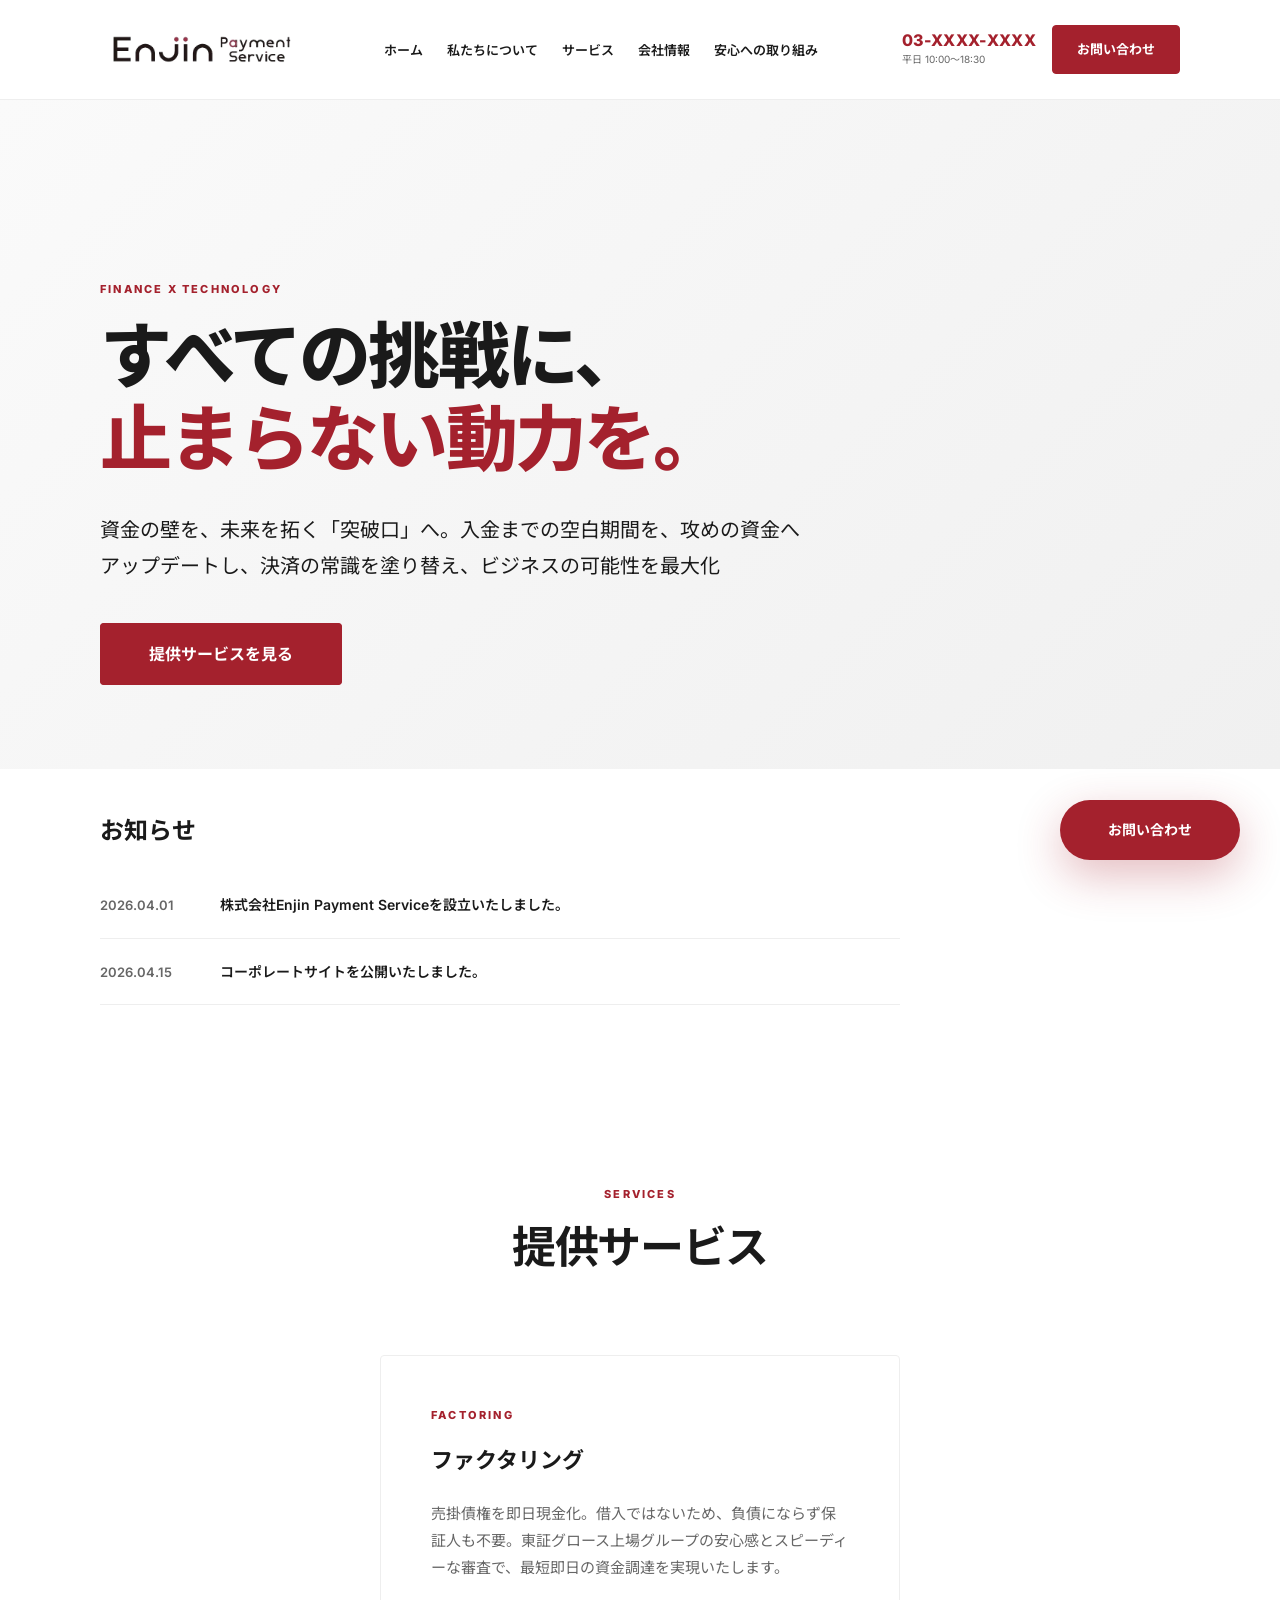
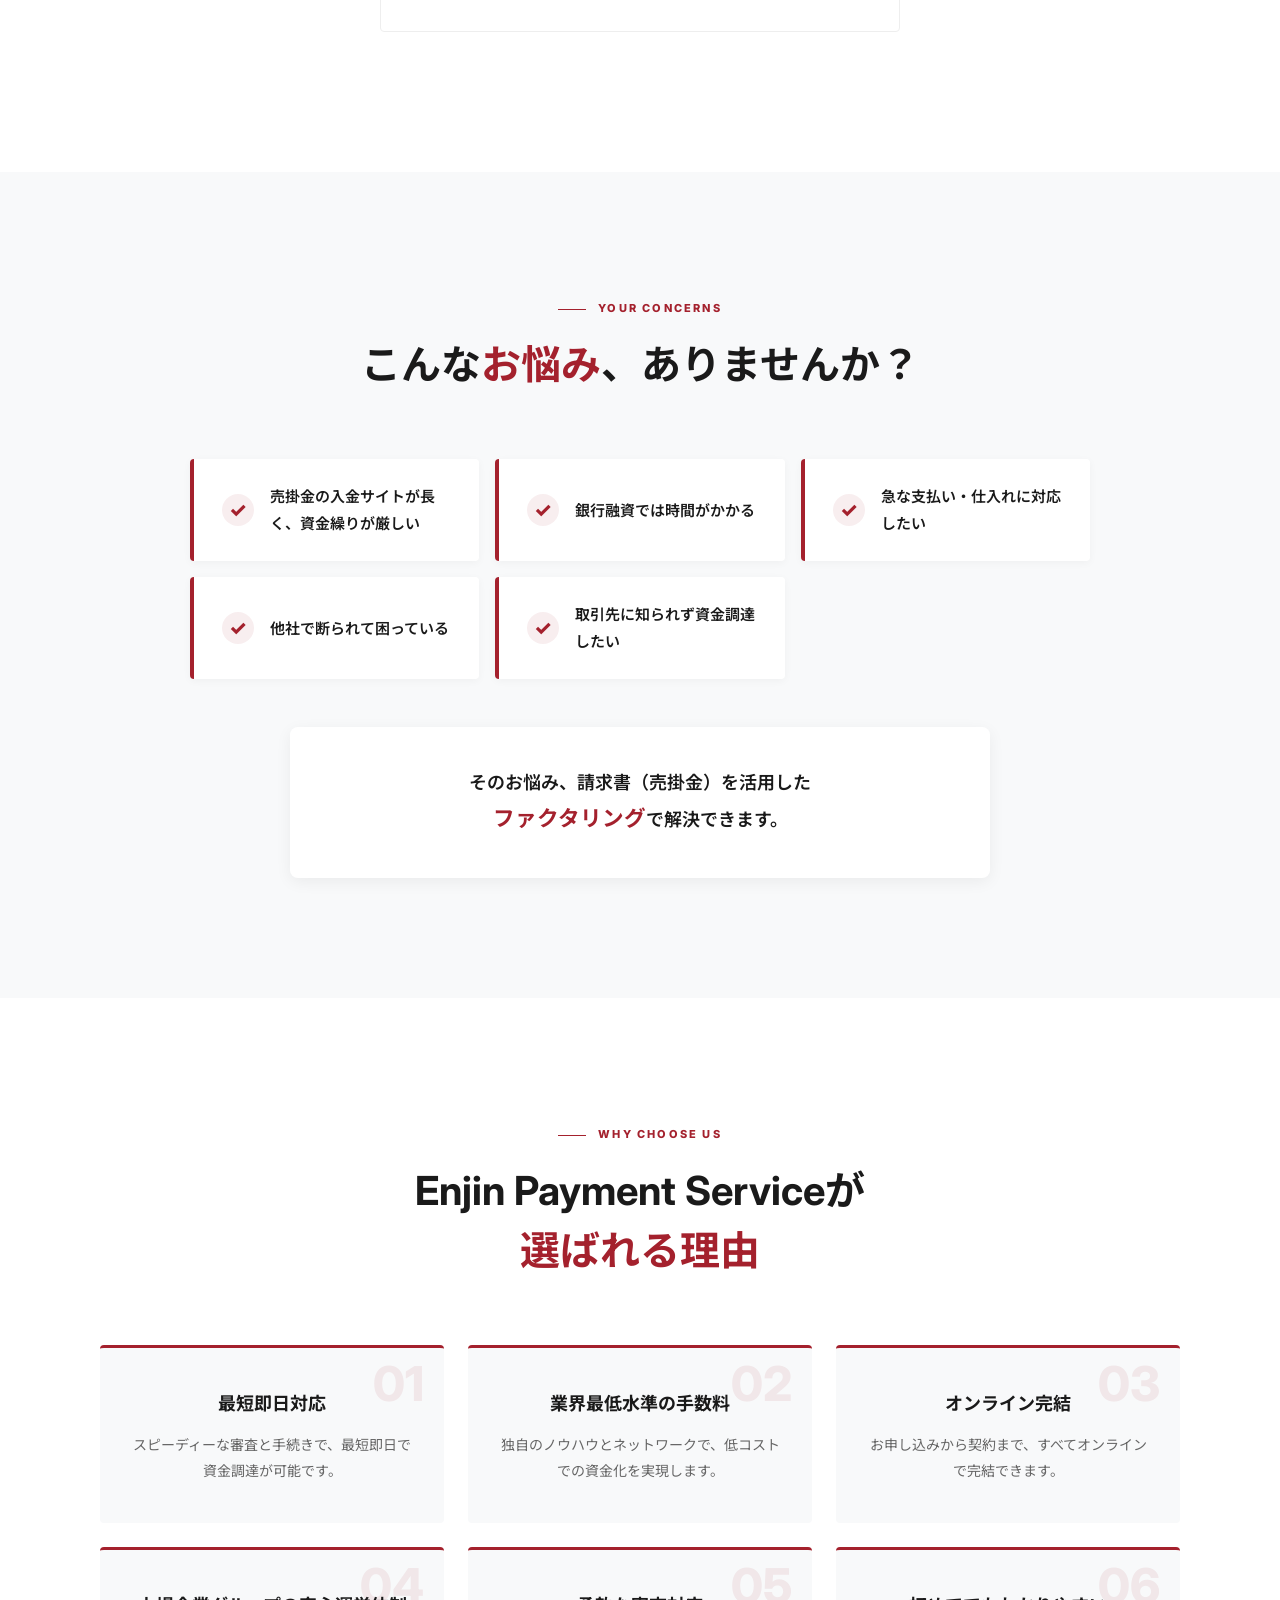
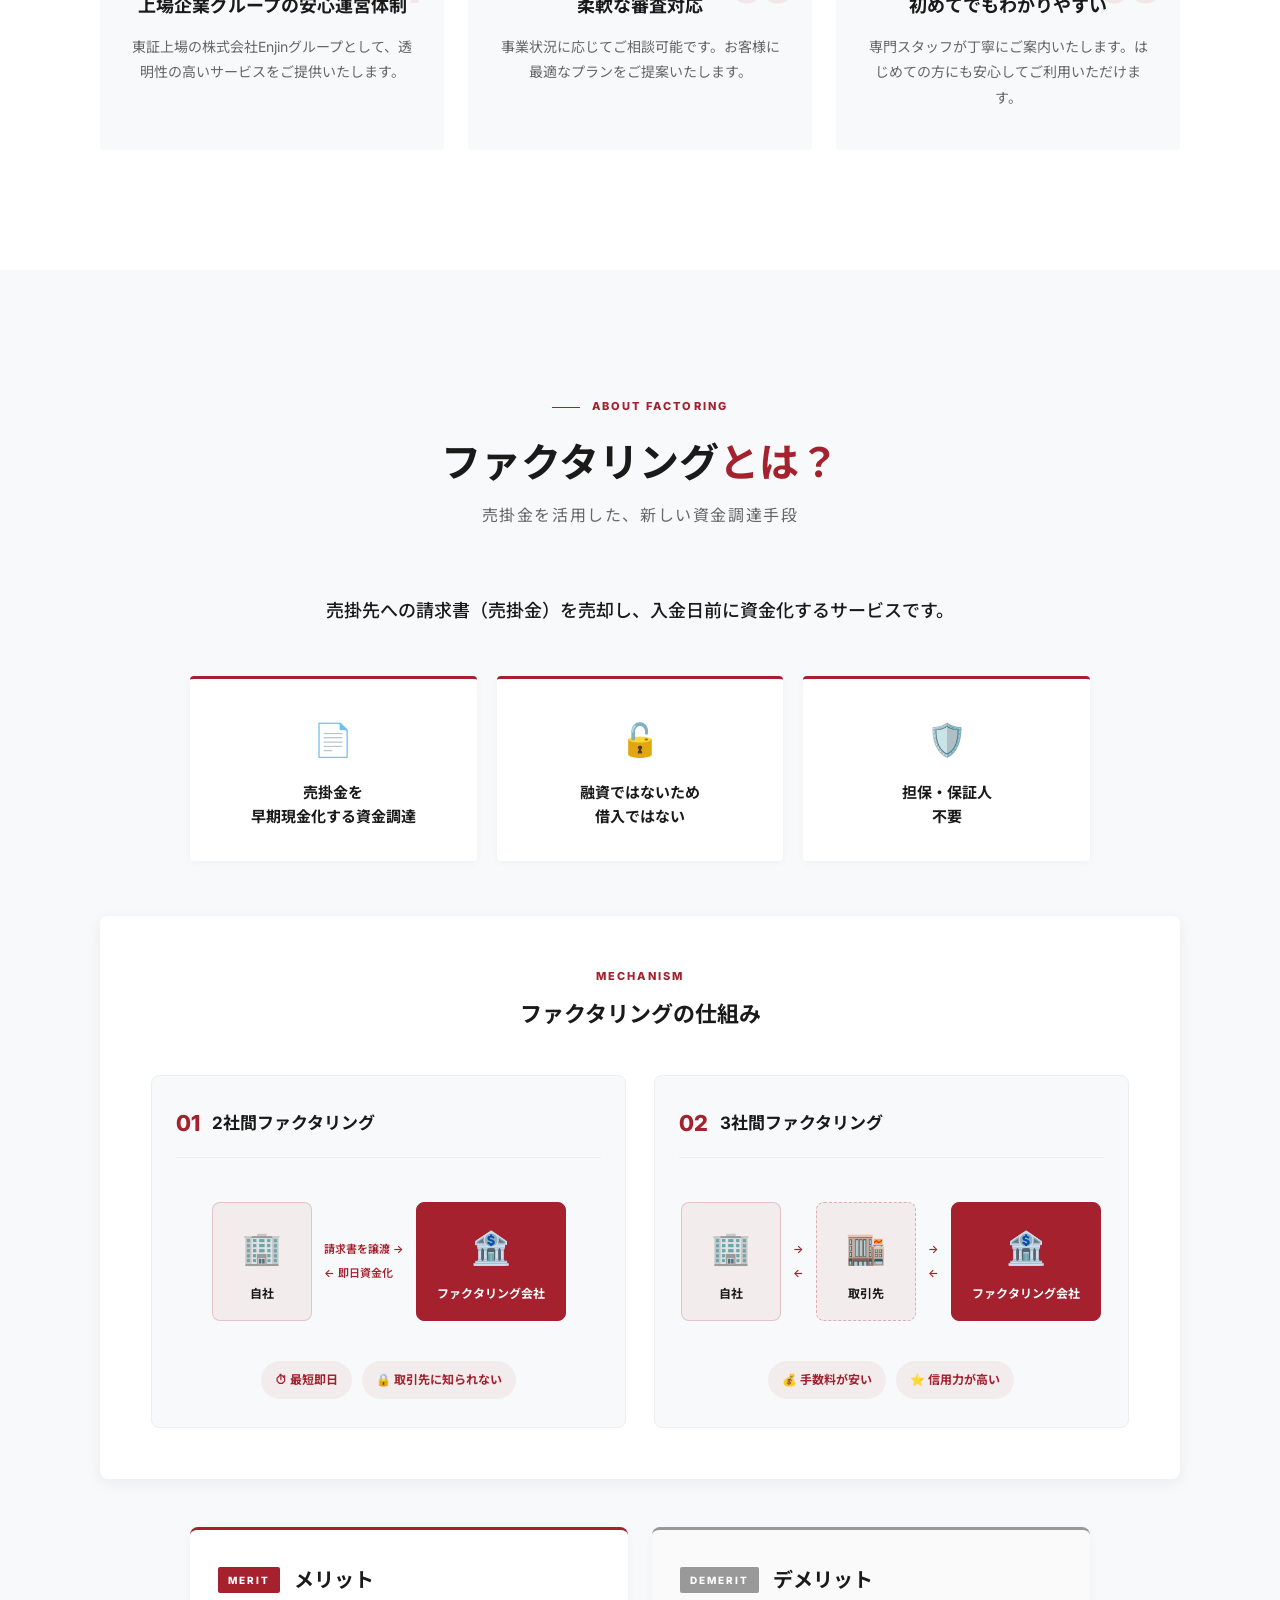
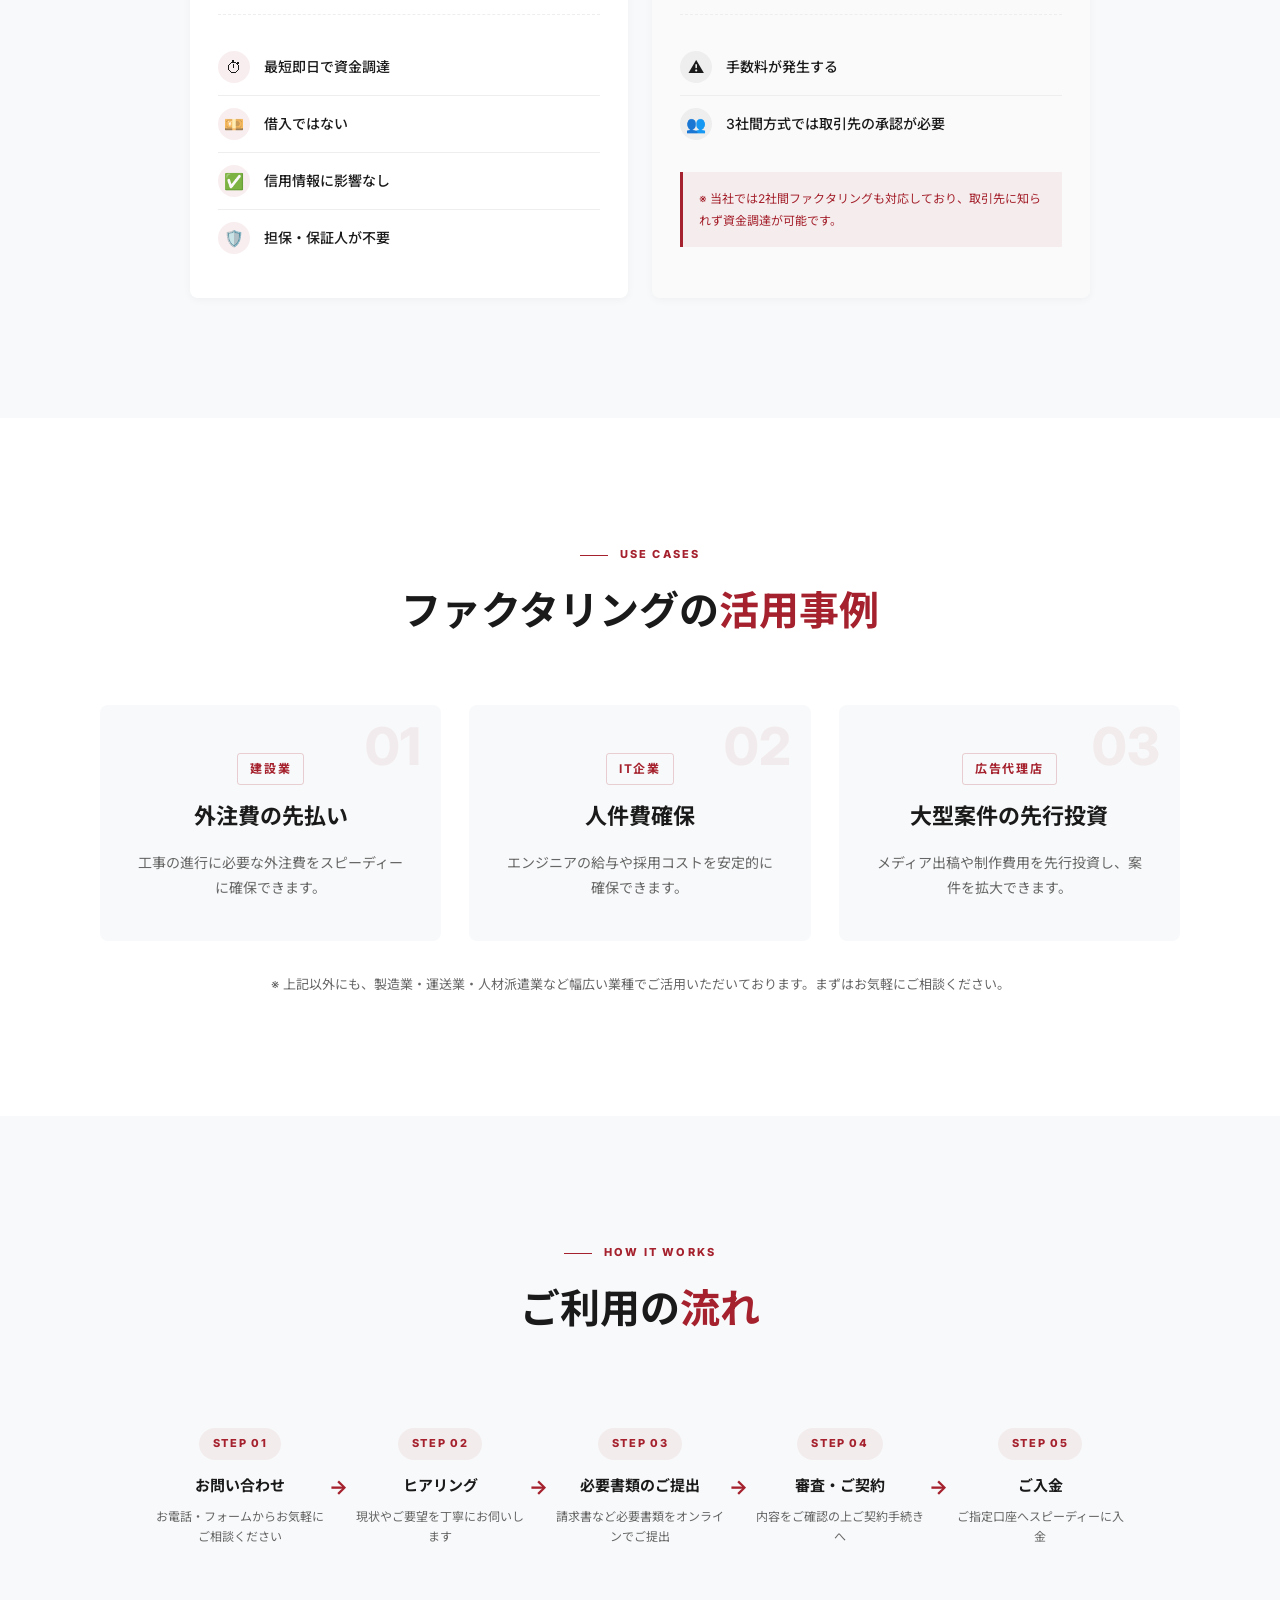
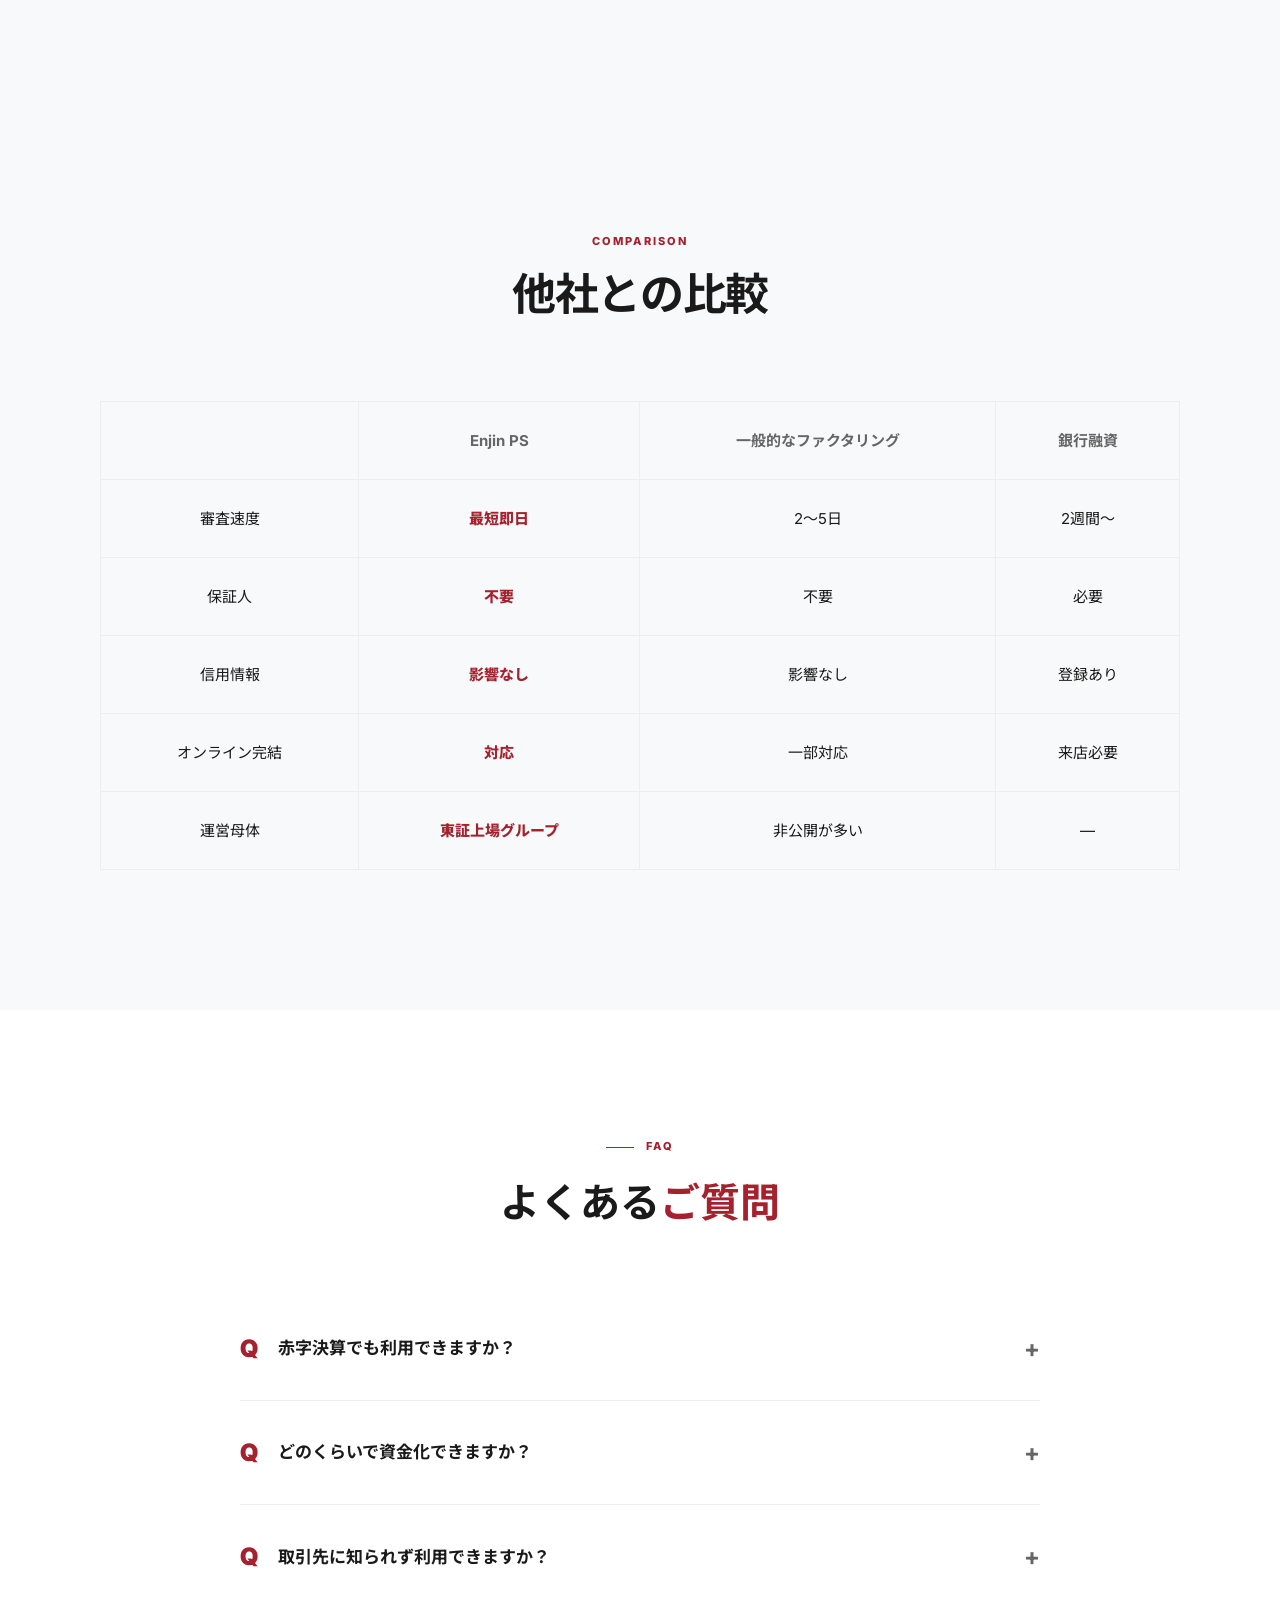
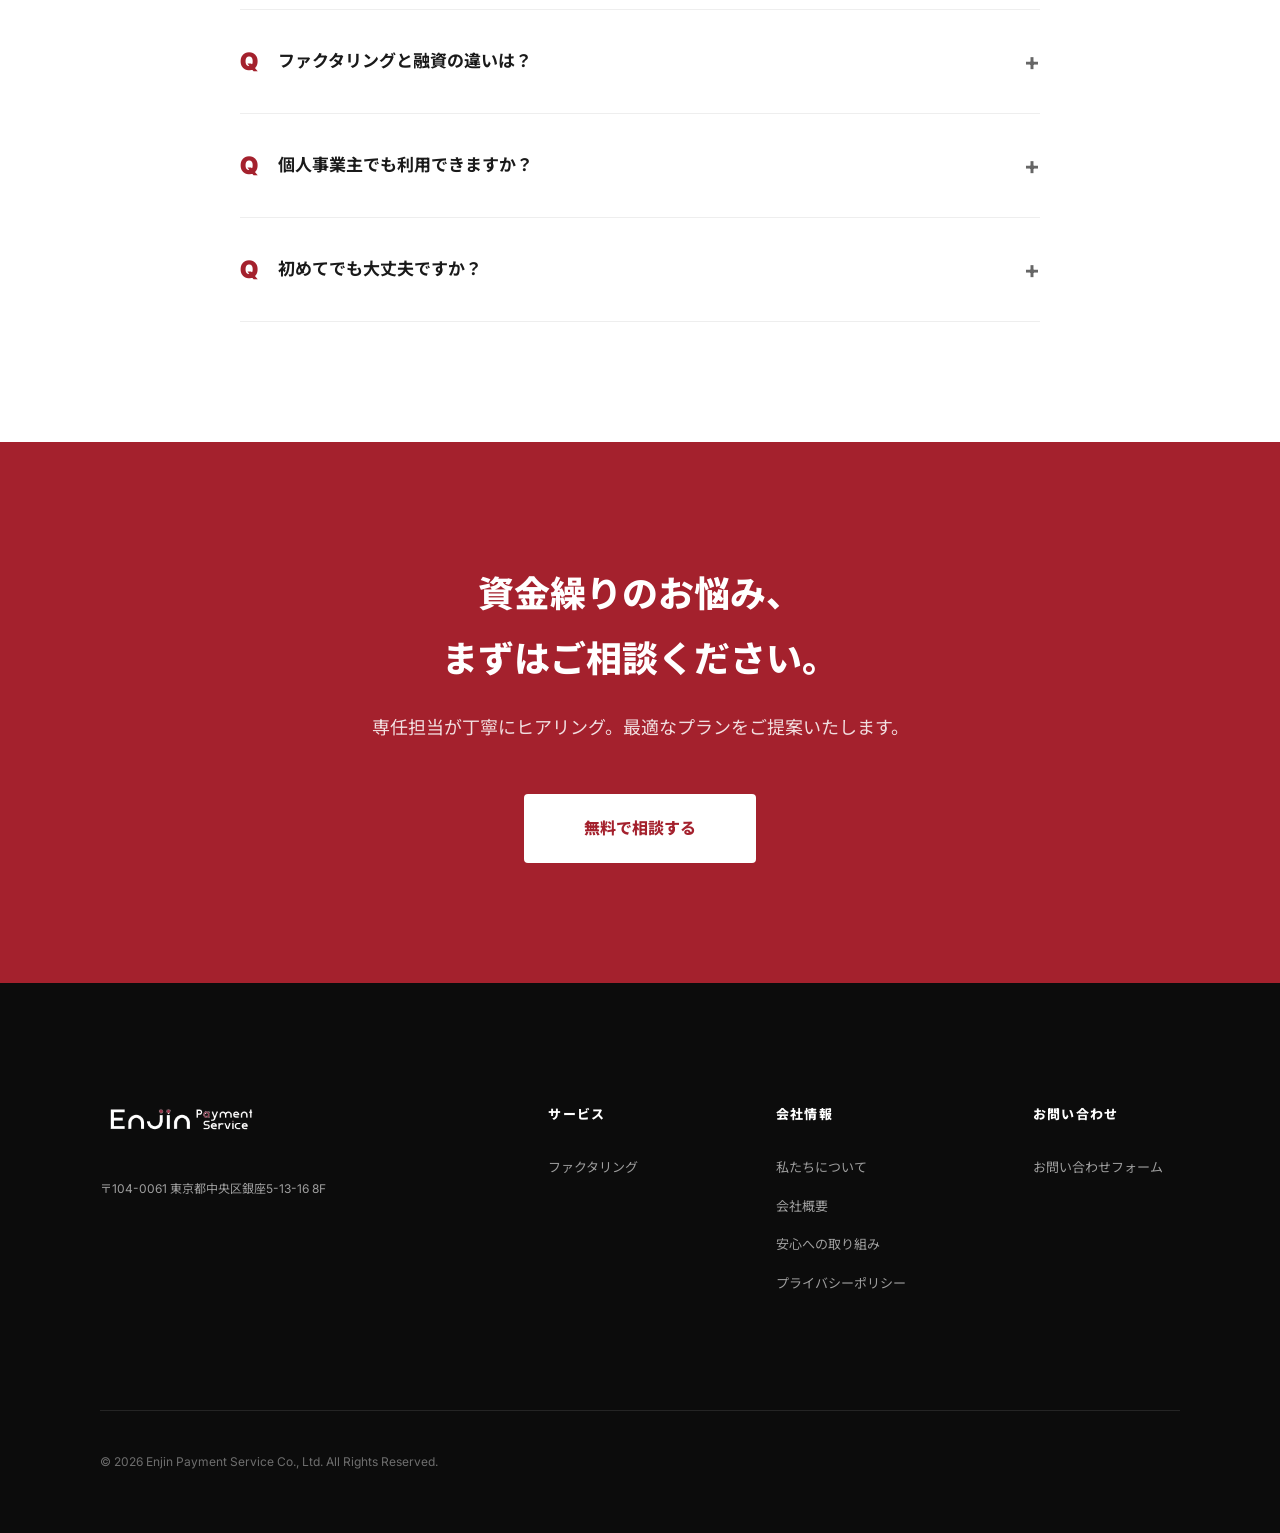
<file: index.html>
<!DOCTYPE html><html lang="ja"><head><meta charset="UTF-8"><meta name="viewport" content="width=device-width,initial-scale=1.0"><title>株式会社Enjin Payment Service | ファクタリングによる即日資金調達</title><meta name="description" content="Enjin Payment Service｜請求書を、すぐに現金化。東証グロース上場グループが提供するファクタリングで、最短即日の資金調達を実現。オンライン完結・全国対応。"><link rel="stylesheet" href="style.css"><link rel="preconnect" href="https://fonts.googleapis.com"><link rel="preconnect" href="https://fonts.gstatic.com" crossorigin><link href="https://fonts.googleapis.com/css2?family=Inter:wght@400;600;700;800&family=Noto+Sans+JP:wght@400;500;700&display=swap" rel="stylesheet"></head><body><div id="site-header"></div><div id="site-fab"></div><main>

<!-- ===== HERO ===== -->
<section class="hero-simple" style="padding:180px 0 100px;background:linear-gradient(135deg,#fafafa 0%,#f0f0f0 100%);">
<div class="container reveal active">
<span class="label">Finance x Technology</span>
<h1 style="font-size:clamp(36px,6vw,72px);font-weight:800;letter-spacing:-0.04em;line-height:1.15;margin-bottom:32px;">すべての挑戦に、<br><span style="color:var(--primary);">止まらない動力を。</span></h1>
<p style="font-size:clamp(16px,2vw,20px);margin-bottom:56px;max-width:700px;">資金の壁を、未来を拓く「突破口」へ。入金までの空白期間を、攻めの資金へアップデートし、決済の常識を塗り替え、ビジネスの可能性を最大化</p>
<div class="hero-actions"><a href="#factoring" class="cta-btn-nav" style="padding:20px 48px;font-size:16px;">提供サービスを見る</a></div>
</div>
</section>

<!-- ===== NEWS ===== -->
<section style="padding:40px 0;">
<div class="container">
<h2 style="font-size:24px;font-weight:700;margin-bottom:20px;">お知らせ</h2>
<div class="news-list">
<div class="news-item"><span class="news-date">2026.04.01</span><div class="news-title"><a href="#">株式会社Enjin Payment Serviceを設立いたしました。</a></div></div>
<div class="news-item"><span class="news-date">2026.04.15</span><div class="news-title"><a href="#">コーポレートサイトを公開いたしました。</a></div></div>
</div>
</div>
</section>

<!-- ===== SERVICES (Factoring Only) ===== -->
<section>
<div class="container">
<div class="section-header reveal"><span class="label">Services</span><h2 class="title-large">提供サービス</h2></div>
<div style="max-width:520px;margin:0 auto;">
<div class="card reveal"><span class="label">Factoring</span><h3>ファクタリング</h3><p>売掛債権を即日現金化。借入ではないため、負債にならず保証人も不要。東証グロース上場グループの安心感とスピーディーな審査で、最短即日の資金調達を実現いたします。</p></div>
</div>
</div>
</section>

<!-- ===== WORRIES ===== -->
<section class="eps-section eps-worries" id="worries">
<div class="container">
<div class="eps-section-head reveal">
<span class="eps-label">YOUR CONCERNS</span>
<h2 class="eps-title">こんな<span class="eps-accent">お悩み</span>、ありませんか？</h2>
</div>
<ul class="worries-list reveal">
<li class="worry-card"><span class="worry-icon">✓</span><p>売掛金の入金サイトが長く、資金繰りが厳しい</p></li>
<li class="worry-card"><span class="worry-icon">✓</span><p>銀行融資では時間がかかる</p></li>
<li class="worry-card"><span class="worry-icon">✓</span><p>急な支払い・仕入れに対応したい</p></li>
<li class="worry-card"><span class="worry-icon">✓</span><p>他社で断られて困っている</p></li>
<li class="worry-card"><span class="worry-icon">✓</span><p>取引先に知られず資金調達したい</p></li>
</ul>
<div class="worries-resolve reveal">
<p class="worries-resolve-text">そのお悩み、請求書（売掛金）を活用した<br><span class="eps-highlight">ファクタリング</span>で解決できます。</p>
</div>
</div>
</section>

<!-- ===== WHY CHOOSE US ===== -->
<section class="eps-section eps-reasons" id="reasons">
<div class="container">
<div class="eps-section-head reveal">
<span class="eps-label">WHY CHOOSE US</span>
<h2 class="eps-title">Enjin Payment Serviceが<br><span class="eps-accent">選ばれる理由</span></h2>
</div>
<div class="reasons-grid reveal">
<article class="reason-card"><div class="reason-num">01</div><h3 class="reason-title">最短即日対応</h3><p class="reason-desc">スピーディーな審査と手続きで、最短即日で資金調達が可能です。</p></article>
<article class="reason-card"><div class="reason-num">02</div><h3 class="reason-title">業界最低水準の手数料</h3><p class="reason-desc">独自のノウハウとネットワークで、低コストでの資金化を実現します。</p></article>
<article class="reason-card"><div class="reason-num">03</div><h3 class="reason-title">オンライン完結</h3><p class="reason-desc">お申し込みから契約まで、すべてオンラインで完結できます。</p></article>
<article class="reason-card"><div class="reason-num">04</div><h3 class="reason-title">上場企業グループの安心運営体制</h3><p class="reason-desc">東証上場の株式会社Enjinグループとして、透明性の高いサービスをご提供いたします。</p></article>
<article class="reason-card"><div class="reason-num">05</div><h3 class="reason-title">柔軟な審査対応</h3><p class="reason-desc">事業状況に応じてご相談可能です。お客様に最適なプランをご提案いたします。</p></article>
<article class="reason-card"><div class="reason-num">06</div><h3 class="reason-title">初めてでもわかりやすい</h3><p class="reason-desc">専門スタッフが丁寧にご案内いたします。はじめての方にも安心してご利用いただけます。</p></article>
</div>
</div>
</section>

<!-- ===== ABOUT FACTORING ===== -->
<section class="eps-section eps-factoring" id="factoring">
<div class="container">
<div class="eps-section-head reveal">
<span class="eps-label">ABOUT FACTORING</span>
<h2 class="eps-title">ファクタリング<span class="eps-accent">とは？</span></h2>
<p class="eps-subtitle">売掛金を活用した、新しい資金調達手段</p>
</div>

<p class="factoring-intro reveal">売掛先への請求書（売掛金）を売却し、入金日前に資金化するサービスです。</p>

<!-- 3 key points -->
<div class="fct-points reveal">
<div class="fct-point"><div class="fct-point-icon">📄</div><h4>売掛金を<br>早期現金化する資金調達</h4></div>
<div class="fct-point"><div class="fct-point-icon">🔓</div><h4>融資ではないため<br>借入ではない</h4></div>
<div class="fct-point"><div class="fct-point-icon">🛡️</div><h4>担保・保証人<br>不要</h4></div>
</div>

<!-- MECHANISM -->
<div class="factoring-mech reveal">
<h3 class="mech-title"><span class="mech-title-en">MECHANISM</span><span class="mech-title-jp">ファクタリングの仕組み</span></h3>
<div class="mech-grid">
<!-- 2社間 -->
<div class="mech-card">
<div class="mech-card-head"><span class="mech-num">01</span><h4>2社間ファクタリング</h4></div>
<div class="mech-diagram">
<div class="mech-party mech-party-client"><div class="mech-party-icon">🏢</div><span>自社</span></div>
<div class="mech-arrows"><span class="mech-arrow-right">請求書を譲渡 →</span><span class="mech-arrow-left">← 即日資金化</span></div>
<div class="mech-party mech-party-us"><div class="mech-party-icon">🏦</div><span>ファクタリング会社</span></div>
</div>
<div class="mech-features"><span class="mech-tag">⏱ 最短即日</span><span class="mech-tag">🔒 取引先に知られない</span></div>
</div>
<!-- 3社間 -->
<div class="mech-card">
<div class="mech-card-head"><span class="mech-num">02</span><h4>3社間ファクタリング</h4></div>
<div class="mech-diagram mech-diagram-3">
<div class="mech-party mech-party-client"><div class="mech-party-icon">🏢</div><span>自社</span></div>
<div class="mech-arrows"><span class="mech-arrow-right">→</span><span class="mech-arrow-left">←</span></div>
<div class="mech-party mech-party-partner"><div class="mech-party-icon">🏬</div><span>取引先</span></div>
<div class="mech-arrows"><span class="mech-arrow-right">→</span><span class="mech-arrow-left">←</span></div>
<div class="mech-party mech-party-us"><div class="mech-party-icon">🏦</div><span>ファクタリング会社</span></div>
</div>
<div class="mech-features"><span class="mech-tag">💰 手数料が安い</span><span class="mech-tag">⭐ 信用力が高い</span></div>
</div>
</div>
</div>

<!-- MERITS / DEMERITS -->
<div class="pros-cons reveal">
<div class="pc-block pc-pros">
<div class="pc-head"><span class="pc-badge pc-badge-pros">MERIT</span><h3>メリット</h3></div>
<ul class="pc-list">
<li><span class="pc-icon-pros">⏱</span><span>最短即日で資金調達</span></li>
<li><span class="pc-icon-pros">💴</span><span>借入ではない</span></li>
<li><span class="pc-icon-pros">✅</span><span>信用情報に影響なし</span></li>
<li><span class="pc-icon-pros">🛡️</span><span>担保・保証人が不要</span></li>
</ul>
</div>
<div class="pc-block pc-cons">
<div class="pc-head"><span class="pc-badge pc-badge-cons">DEMERIT</span><h3>デメリット</h3></div>
<ul class="pc-list">
<li><span class="pc-icon-cons">⚠️</span><span>手数料が発生する</span></li>
<li><span class="pc-icon-cons">👥</span><span>3社間方式では取引先の承認が必要</span></li>
</ul>
<p class="pc-note">※ 当社では2社間ファクタリングも対応しており、取引先に知られず資金調達が可能です。</p>
</div>
</div>
</div>
</section>

<!-- ===== USE CASES ===== -->
<section class="eps-section eps-usecases" id="usecases">
<div class="container">
<div class="eps-section-head reveal">
<span class="eps-label">USE CASES</span>
<h2 class="eps-title">ファクタリングの<span class="eps-accent">活用事例</span></h2>
</div>
<div class="usecases-grid reveal">
<article class="usecase-card"><div class="usecase-num-bg">01</div><div class="usecase-badge">建設業</div><h3>外注費の先払い</h3><p>工事の進行に必要な外注費をスピーディーに確保できます。</p></article>
<article class="usecase-card"><div class="usecase-num-bg">02</div><div class="usecase-badge">IT企業</div><h3>人件費確保</h3><p>エンジニアの給与や採用コストを安定的に確保できます。</p></article>
<article class="usecase-card"><div class="usecase-num-bg">03</div><div class="usecase-badge">広告代理店</div><h3>大型案件の先行投資</h3><p>メディア出稿や制作費用を先行投資し、案件を拡大できます。</p></article>
</div>
<p class="usecases-note reveal">※ 上記以外にも、製造業・運送業・人材派遣業など幅広い業種でご活用いただいております。まずはお気軽にご相談ください。</p>
</div>
</section>

<!-- ===== FLOW ===== -->
<section class="eps-section eps-flow" id="flow">
<div class="container">
<div class="eps-section-head reveal">
<span class="eps-label">HOW IT WORKS</span>
<h2 class="eps-title">ご利用の<span class="eps-accent">流れ</span></h2>
</div>
<div class="flow-steps reveal">
<div class="flow-step"><div class="flow-step-num">STEP 01</div><h4>お問い合わせ</h4><p>お電話・フォームからお気軽にご相談ください</p></div>
<div class="flow-step"><div class="flow-step-num">STEP 02</div><h4>ヒアリング</h4><p>現状やご要望を丁寧にお伺いします</p></div>
<div class="flow-step"><div class="flow-step-num">STEP 03</div><h4>必要書類のご提出</h4><p>請求書など必要書類をオンラインでご提出</p></div>
<div class="flow-step"><div class="flow-step-num">STEP 04</div><h4>審査・ご契約</h4><p>内容をご確認の上ご契約手続きへ</p></div>
<div class="flow-step"><div class="flow-step-num">STEP 05</div><h4>ご入金</h4><p>ご指定口座へスピーディーに入金</p></div>
</div>
</div>
</section>

<!-- ===== COMPARISON ===== -->
<section style="background:var(--bg-alt);">
<div class="container">
<div class="section-header reveal"><span class="label">Comparison</span><h2 class="title-large">他社との比較</h2></div>
<table class="comp-table reveal">
<tr><th></th><th class="highlight">Enjin PS</th><th>一般的なファクタリング</th><th>銀行融資</th></tr>
<tr><td>審査速度</td><td class="highlight">最短即日</td><td>2～5日</td><td>2週間～</td></tr>
<tr><td>保証人</td><td class="highlight">不要</td><td>不要</td><td>必要</td></tr>
<tr><td>信用情報</td><td class="highlight">影響なし</td><td>影響なし</td><td>登録あり</td></tr>
<tr><td>オンライン完結</td><td class="highlight">対応</td><td>一部対応</td><td>来店必要</td></tr>
<tr><td>運営母体</td><td class="highlight">東証上場グループ</td><td>非公開が多い</td><td>—</td></tr>
</table>
</div>
</section>

<!-- ===== FAQ ===== -->
<section class="eps-section" id="eps-faq">
<div class="container">
<div class="eps-section-head reveal"><span class="eps-label">FAQ</span><h2 class="eps-title">よくある<span class="eps-accent">ご質問</span></h2></div>
<div class="faq-list reveal" style="max-width:800px;margin:0 auto;">
<div class="faq-item"><div class="faq-q">赤字決算でも利用できますか？</div><div class="faq-a">ご利用いただける可能性がございます。当サービスでは、貴社の決算状況よりも売掛先の信用力を重視してご審査いたします。状況に応じてご相談可能ですので、まずはお気軽にお問い合わせください。</div></div>
<div class="faq-item"><div class="faq-q">どのくらいで資金化できますか？</div><div class="faq-a">お客様の状況やご提出書類により異なりますが、最短即日での資金化が可能です。内容確認後、迅速にご案内いたします。お急ぎの場合はその旨をお伝えください。</div></div>
<div class="faq-item"><div class="faq-q">取引先に知られず利用できますか？</div><div class="faq-a">契約形態により対応可能です。2社間ファクタリングであれば、取引先への通知なしでご利用いただけます。詳細は担当者までご相談ください。</div></div>
<div class="faq-item"><div class="faq-q">ファクタリングと融資の違いは？</div><div class="faq-a">売掛債権の「売却」であり借入ではありません。負債にならず保証人も不要です。信用情報にも影響しません。</div></div>
<div class="faq-item"><div class="faq-q">個人事業主でも利用できますか？</div><div class="faq-a">はい。売掛債権をお持ちであれば対応いたします。法人・個人事業主ともにご利用可能です。</div></div>
<div class="faq-item"><div class="faq-q">初めてでも大丈夫ですか？</div><div class="faq-a">もちろん大丈夫です。専任担当が仕組みから手続きまで丁寧にご説明いたします。初めての方にも安心してご利用いただけるよう、わかりやすいご案内を心がけています。</div></div>
</div>
</div>
</section>

<!-- ===== CTA ===== -->
<section style="background:var(--primary);color:#fff;padding:120px 0;text-align:center;">
<div class="container reveal">
<h2 style="font-size:clamp(24px,4vw,36px);font-weight:800;margin-bottom:20px;">資金繰りのお悩み、<br>まずはご相談ください。</h2>
<p style="font-size:18px;opacity:0.85;margin-bottom:50px;">専任担当が丁寧にヒアリング。最適なプランをご提案いたします。</p>
<a href="contact.html" style="display:inline-block;background:#fff;color:var(--primary);padding:20px 60px;font-weight:800;font-size:16px;border-radius:4px;">無料で相談する</a>
</div>
</section>

</main><div id="site-footer"></div><script src="components.js"></script></body></html>
</file>
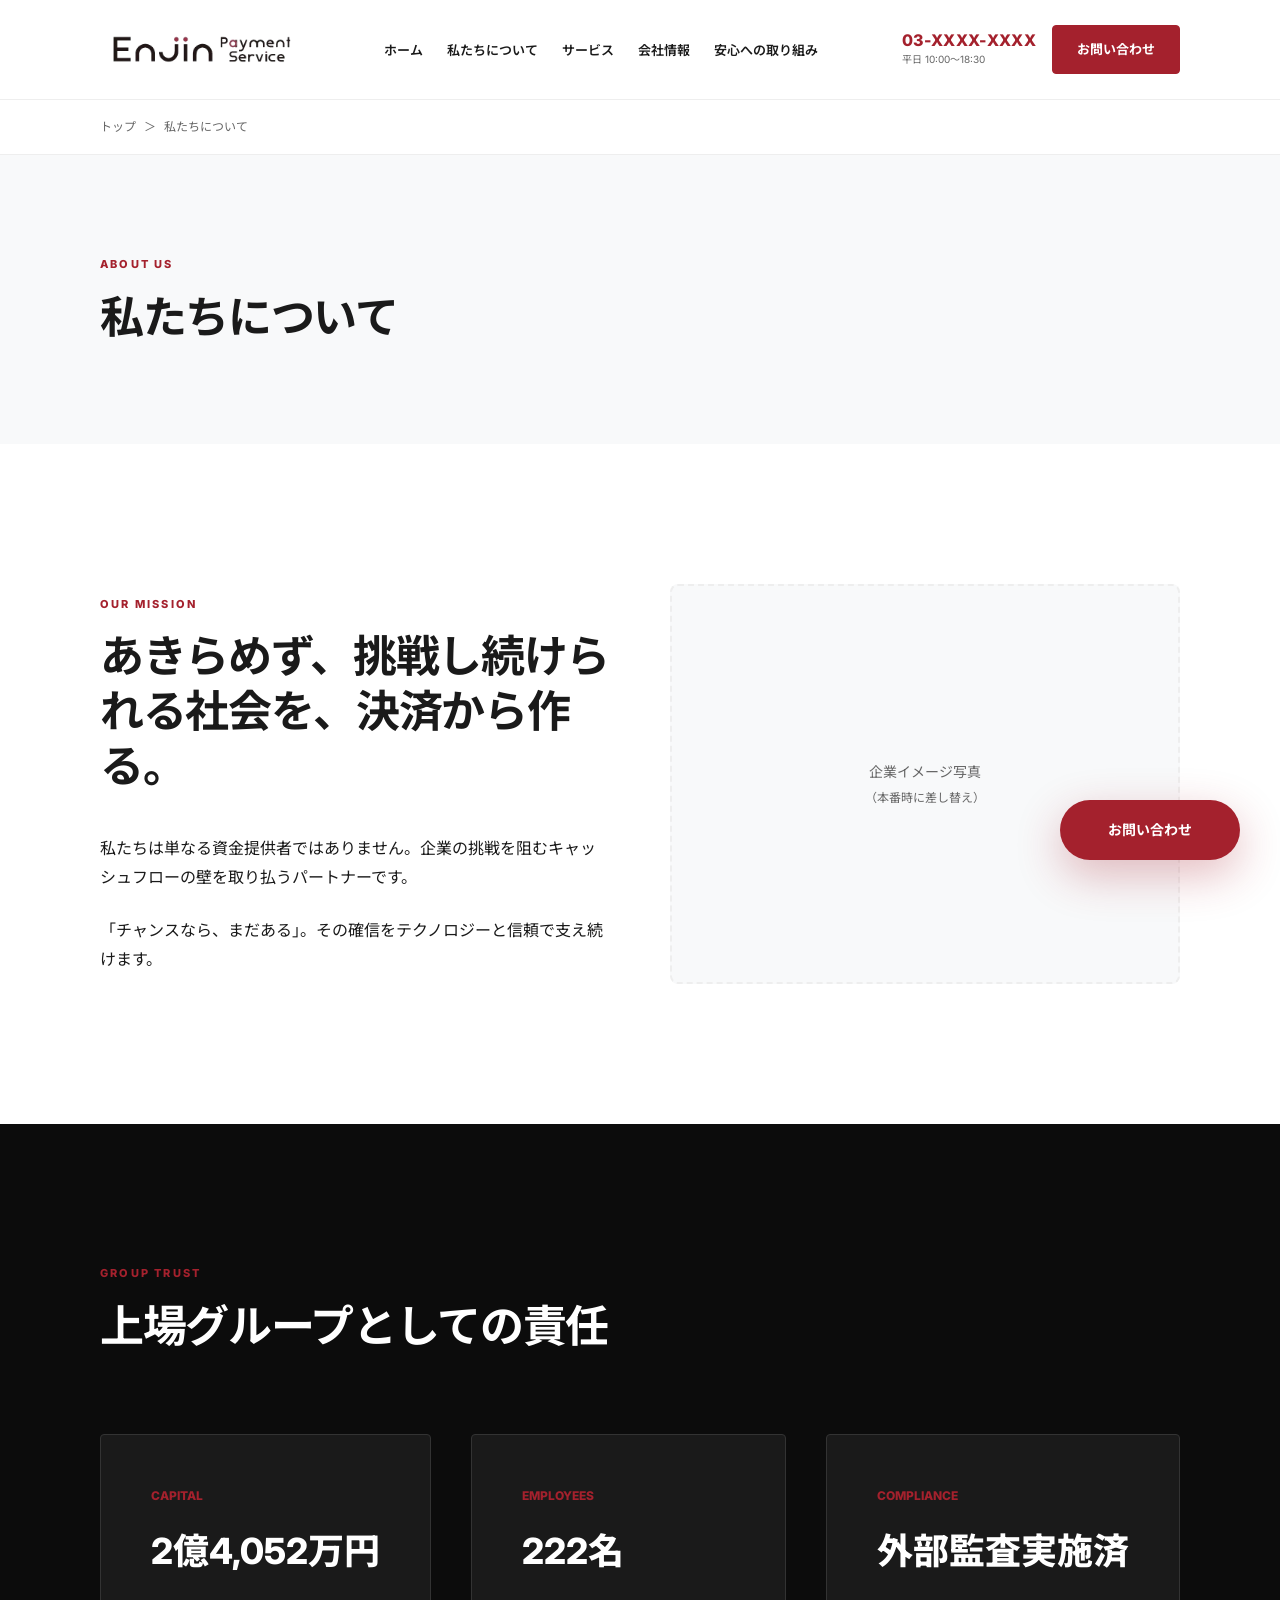
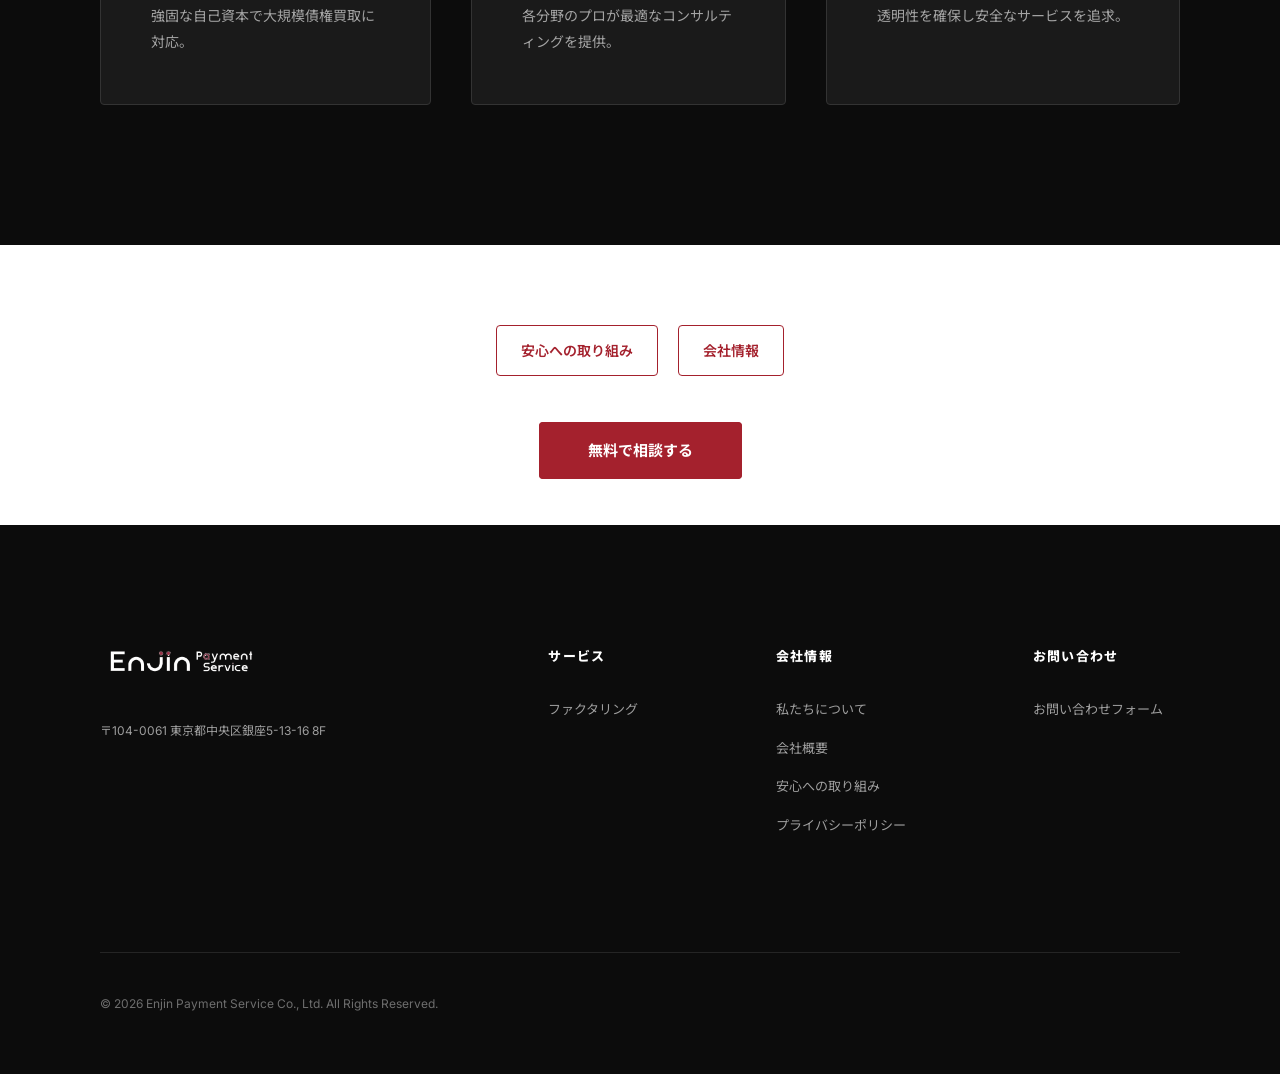
<file: about.html>
<!DOCTYPE html><html lang="ja"><head><meta charset="UTF-8"><meta name="viewport" content="width=device-width,initial-scale=1.0"><title>私たちについて | 株式会社Enjin Payment Service</title><meta name="description" content="Enjin Payment Serviceのミッションと理念。"><link rel="stylesheet" href="style.css"><link rel="preconnect" href="https://fonts.googleapis.com"><link rel="preconnect" href="https://fonts.gstatic.com" crossorigin><link href="https://fonts.googleapis.com/css2?family=Inter:wght@400;600;700;800&family=Noto+Sans+JP:wght@400;700&display=swap" rel="stylesheet"></head><body><div id="site-header"></div><div id="site-fab"></div><main><div class="breadcrumb"><div class="container"><a href="index.html">トップ</a><span>＞</span>私たちについて</div></div><section class="page-header" style="background:var(--bg-alt);padding:100px 0;"><div class="container reveal active"><span class="label">About Us</span><h1 class="title-large">私たちについて</h1></div></section><section class="mission-section"><div class="container reveal"><div class="grid-2" style="align-items:center;"><div><span class="label">Our Mission</span><h2 class="title-large" style="margin-bottom:40px;">あきらめず、挑戦し続けられる社会を、決済から作る。</h2><p style="margin-bottom:24px;">私たちは単なる資金提供者ではありません。企業の挑戦を阻むキャッシュフローの壁を取り払うパートナーです。</p><p>「チャンスなら、まだある」。その確信をテクノロジーと信頼で支え続けます。</p></div><div style="background:var(--bg-alt);height:400px;border-radius:8px;display:flex;align-items:center;justify-content:center;border:2px dashed var(--border);"><p style="color:var(--text-muted);font-size:14px;text-align:center;">企業イメージ写真<br><span style="font-size:12px;">（本番時に差し替え）</span></p></div></div></div></section><section style="background:#0c0c0c;color:#fff;padding:140px 0;"><div class="container reveal"><div class="section-header" style="text-align:left;"><span class="label">Group Trust</span><h2 class="title-large">上場グループとしての責任</h2></div><div class="grid-3"><div class="card" style="background:#1a1a1a;border-color:#333;"><div style="font-size:12px;color:var(--primary);margin-bottom:12px;font-weight:800;">CAPITAL</div><div style="font-size:36px;font-weight:800;color:#fff;">2億4,052<span>万円</span></div><p style="font-size:14px;opacity:0.6;margin-top:20px;color:#fff;">強固な自己資本で大規模債権買取に対応。</p></div><div class="card" style="background:#1a1a1a;border-color:#333;"><div style="font-size:12px;color:var(--primary);margin-bottom:12px;font-weight:800;">EMPLOYEES</div><div style="font-size:36px;font-weight:800;color:#fff;">222<span>名</span></div><p style="font-size:14px;opacity:0.6;margin-top:20px;color:#fff;">各分野のプロが最適なコンサルティングを提供。</p></div><div class="card" style="background:#1a1a1a;border-color:#333;"><div style="font-size:12px;color:var(--primary);margin-bottom:12px;font-weight:800;">COMPLIANCE</div><div style="font-size:36px;font-weight:800;color:#fff;">外部監査<span>実施済</span></div><p style="font-size:14px;opacity:0.6;margin-top:20px;color:#fff;">透明性を確保し安全なサービスを追求。</p></div></div></div></section><section style="padding:60px 0;"><div class="container" style="text-align:center;"><div class="sub-nav"><a href="security.html">安心への取り組み</a><a href="company.html">会社情報</a></div><div style="margin-top:40px;"><a href="contact.html" class="cta-btn-nav" style="padding:18px 48px;font-size:15px;">無料で相談する</a></div></div></section></main><div id="site-footer"></div><script src="components.js"></script></body></html>
</file>
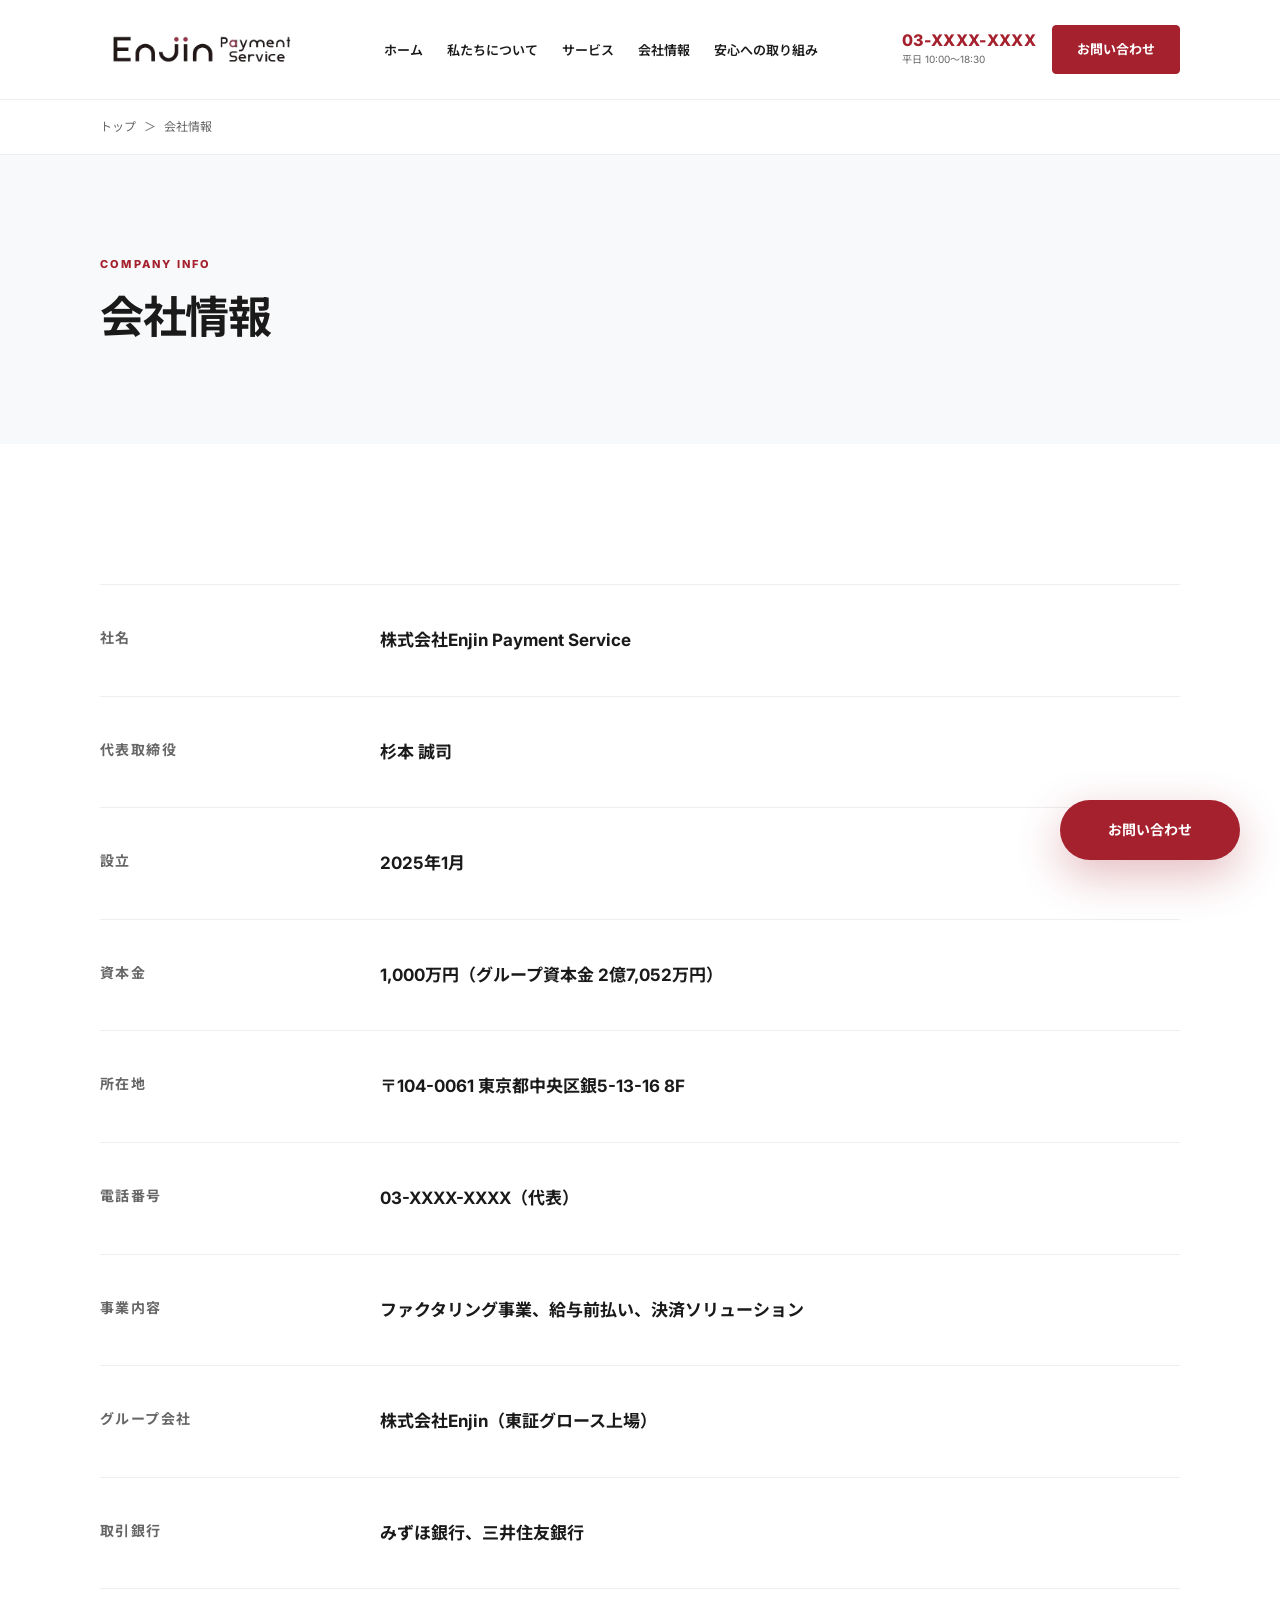
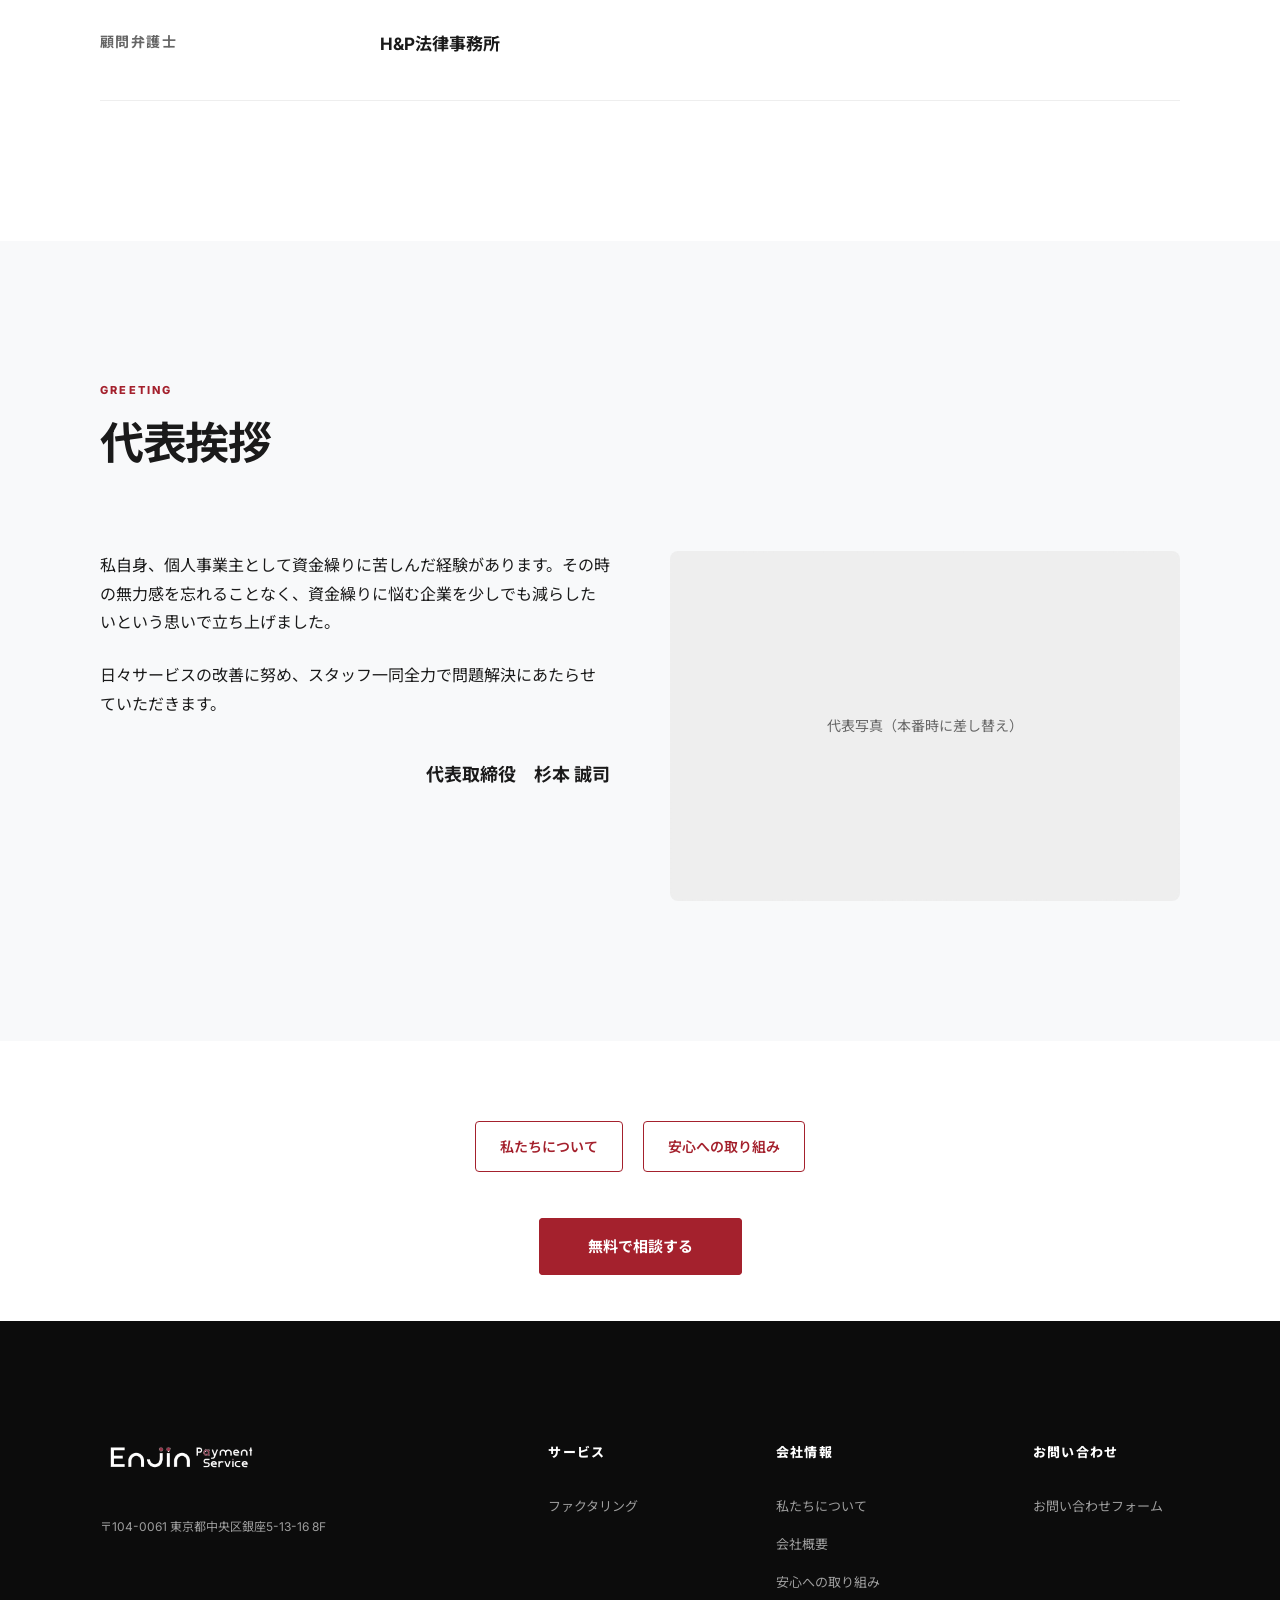
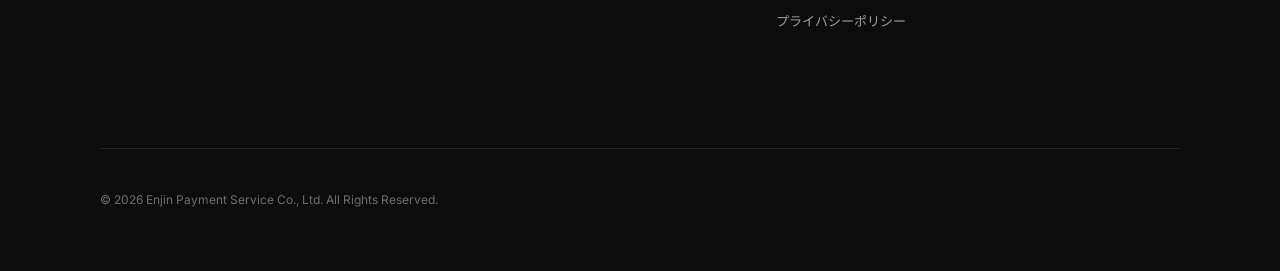
<file: company.html>
<!DOCTYPE html><html lang="ja"><head><meta charset="UTF-8"><meta name="viewport" content="width=device-width,initial-scale=1.0"><title>会社情報 | 株式会社Enjin Payment Service</title><meta name="description" content="会社概要・代表挨拶。"><link rel="stylesheet" href="style.css"><link rel="preconnect" href="https://fonts.googleapis.com"><link rel="preconnect" href="https://fonts.gstatic.com" crossorigin><link href="https://fonts.googleapis.com/css2?family=Inter:wght@400;600;700;800&family=Noto+Sans+JP:wght@400;700&display=swap" rel="stylesheet"></head><body><div id="site-header"></div><div id="site-fab"></div><main><div class="breadcrumb"><div class="container"><a href="index.html">トップ</a><span>＞</span>会社情報</div></div><section class="page-header" style="background:var(--bg-alt);padding:100px 0;"><div class="container reveal active"><span class="label">Company Info</span><h1 class="title-large">会社情報</h1></div></section><section class="company-details"><div class="container reveal"><div style="border-top:1px solid var(--border);"><div class="info-row"><div class="info-label">社名</div><div class="info-value">株式会社Enjin Payment Service</div></div><div class="info-row"><div class="info-label">代表取締役</div><div class="info-value">杉本 誠司</div></div><div class="info-row"><div class="info-label">設立</div><div class="info-value">2025年1月</div></div><div class="info-row"><div class="info-label">資本金</div><div class="info-value">1,000万円（グループ資本金 2億7,052万円）</div></div><div class="info-row"><div class="info-label">所在地</div><div class="info-value">〒104-0061 東京都中央区銀5-13-16 8F</div></div><div class="info-row"><div class="info-label">電話番号</div><div class="info-value">03-XXXX-XXXX（代表）</div></div><div class="info-row"><div class="info-label">事業内容</div><div class="info-value">ファクタリング事業、給与前払い、決済ソリューション</div></div><div class="info-row"><div class="info-label">グループ会社</div><div class="info-value">株式会社Enjin（東証グロース上場）</div></div><div class="info-row"><div class="info-label">取引銀行</div><div class="info-value">みずほ銀行、三井住友銀行</div></div><div class="info-row"><div class="info-label">顧問弁護士</div><div class="info-value">H&P法律事務所</div></div></div></div></section><section style="background:var(--bg-alt);"><div class="container reveal"><div class="section-header" style="text-align:left;"><span class="label">Greeting</span><h2 class="title-large">代表挨拶</h2></div><div class="grid-2" style="align-items:start;"><div><p style="font-size:16px;margin-bottom:24px;">私自身、個人事業主として資金繰りに苦しんだ経験があります。その時の無力感を忘れることなく、資金繰りに悩む企業を少しでも減らしたいという思いで立ち上げました。</p><p style="font-size:16px;">日々サービスの改善に努め、スタッフ一同全力で問題解決にあたらせていただきます。</p><p style="text-align:right;margin-top:40px;font-weight:700;font-size:18px;">代表取締役　杉本 誠司</p></div><div style="background:#eee;height:350px;border-radius:8px;display:flex;align-items:center;justify-content:center;border:2px dashed var(--border);"><p style="color:var(--text-muted);font-size:14px;">代表写真（本番時に差し替え）</p></div></div></div></section><section style="padding:60px 0;"><div class="container" style="text-align:center;"><div class="sub-nav"><a href="about.html">私たちについて</a><a href="security.html">安心への取り組み</a></div><div style="margin-top:40px;"><a href="contact.html" class="cta-btn-nav" style="padding:18px 48px;font-size:15px;">無料で相談する</a></div></div></section></main><div id="site-footer"></div><script src="components.js"></script></body></html>
</file>
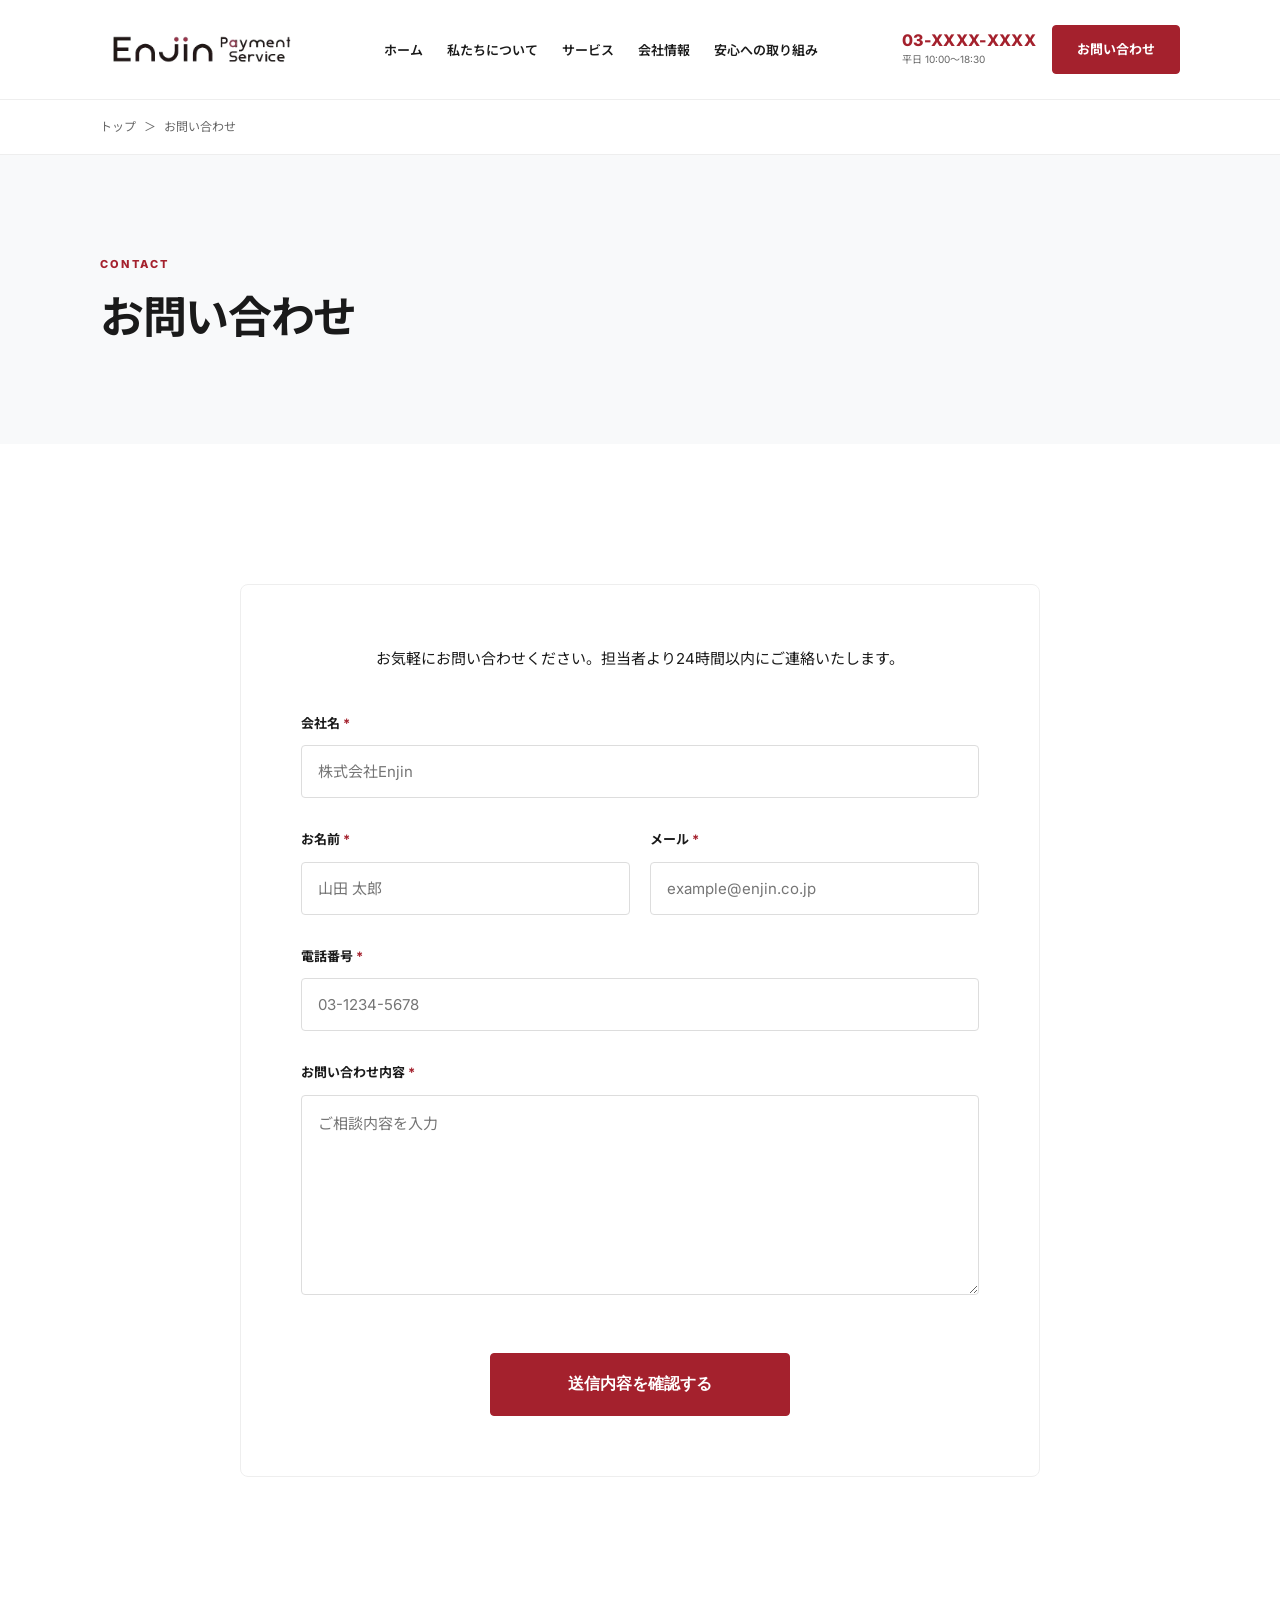
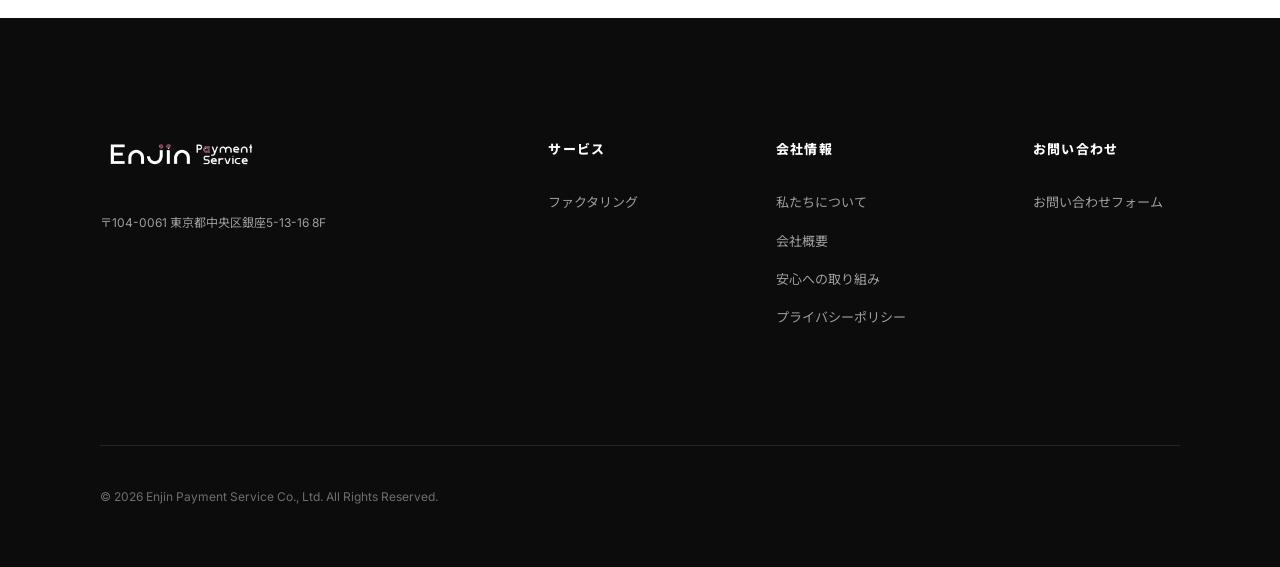
<file: contact.html>
<!DOCTYPE html><html lang="ja"><head><meta charset="UTF-8"><meta name="viewport" content="width=device-width,initial-scale=1.0"><title>お問い合わせ | 株式会社Enjin Payment Service</title><meta name="description" content="ファクタリング・給与前払いに関するお問い合わせ。"><link rel="stylesheet" href="style.css"><link rel="preconnect" href="https://fonts.googleapis.com"><link rel="preconnect" href="https://fonts.gstatic.com" crossorigin><link href="https://fonts.googleapis.com/css2?family=Inter:wght@400;600;700;800&family=Noto+Sans+JP:wght@400;700&display=swap" rel="stylesheet"></head><body class="page-contact"><div id="site-header"></div><div id="site-fab"></div><main><div class="breadcrumb"><div class="container"><a href="index.html">トップ</a><span>＞</span>お問い合わせ</div></div><section class="page-header" style="background:var(--bg-alt);padding:100px 0;"><div class="container reveal active"><span class="label">Contact</span><h1 class="title-large">お問い合わせ</h1></div></section><section class="contact-form"><div class="container reveal"><div style="max-width:800px;margin:0 auto;background:#fff;padding:60px;border:1px solid var(--border);border-radius:8px;"><p style="margin-bottom:40px;text-align:center;font-size:15px;">お気軽にお問い合わせください。担当者より24時間以内にご連絡いたします。</p><form><div class="form-group"><label>会社名 <span style="color:var(--primary);">*</span></label><input type="text" class="form-control" placeholder="株式会社Enjin"></div><div class="grid-2" style="gap:20px;"><div class="form-group"><label>お名前 <span style="color:var(--primary);">*</span></label><input type="text" class="form-control" placeholder="山田 太郎"></div><div class="form-group"><label>メール <span style="color:var(--primary);">*</span></label><input type="email" class="form-control" placeholder="example@enjin.co.jp"></div></div><div class="form-group"><label>電話番号 <span style="color:var(--primary);">*</span></label><input type="tel" class="form-control" placeholder="03-1234-5678"></div><div class="form-group"><label>お問い合わせ内容 <span style="color:var(--primary);">*</span></label><textarea class="form-control" style="height:200px;" placeholder="ご相談内容を入力"></textarea></div><div style="text-align:center;margin-top:50px;"><button type="button" class="cta-btn-nav" style="width:300px;padding:20px;font-size:16px;cursor:pointer;">送信内容を確認する</button></div></form></div></div></section></main><div id="site-footer"></div><script src="components.js"></script></body></html>
</file>
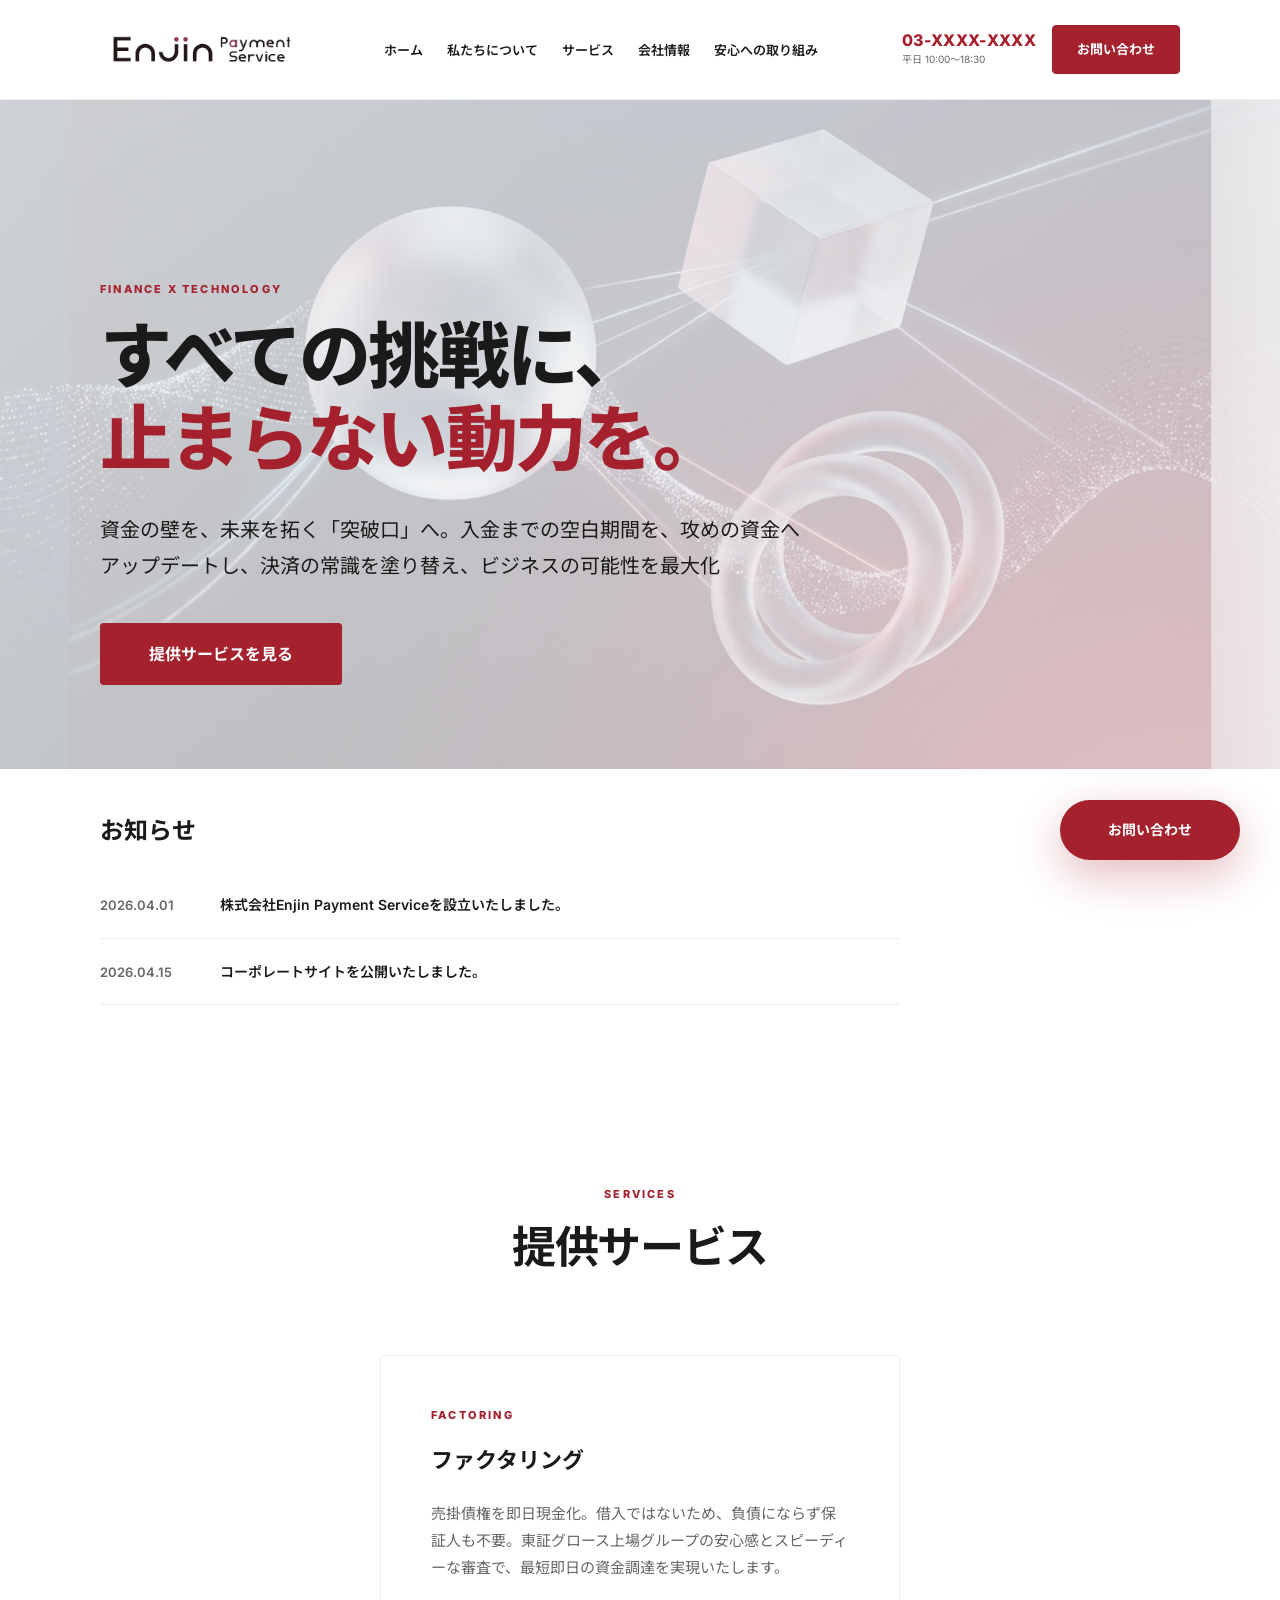
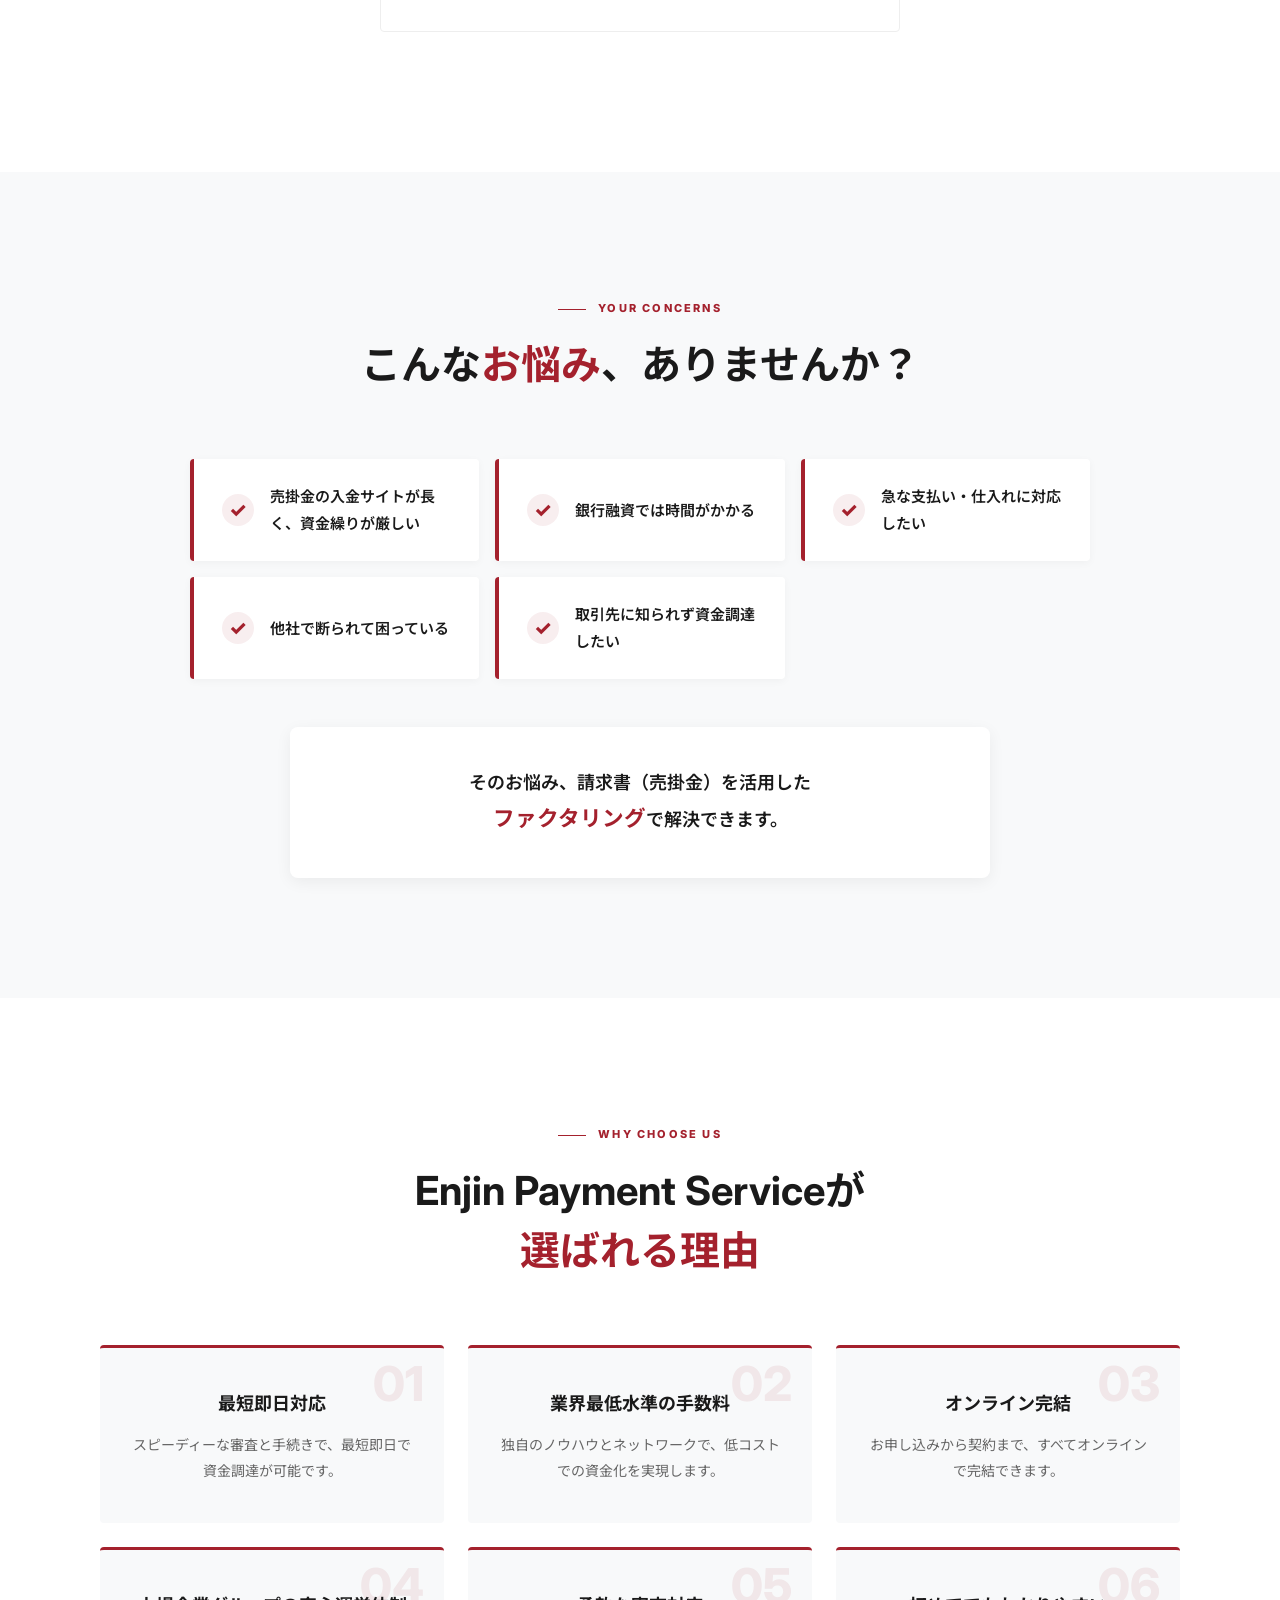
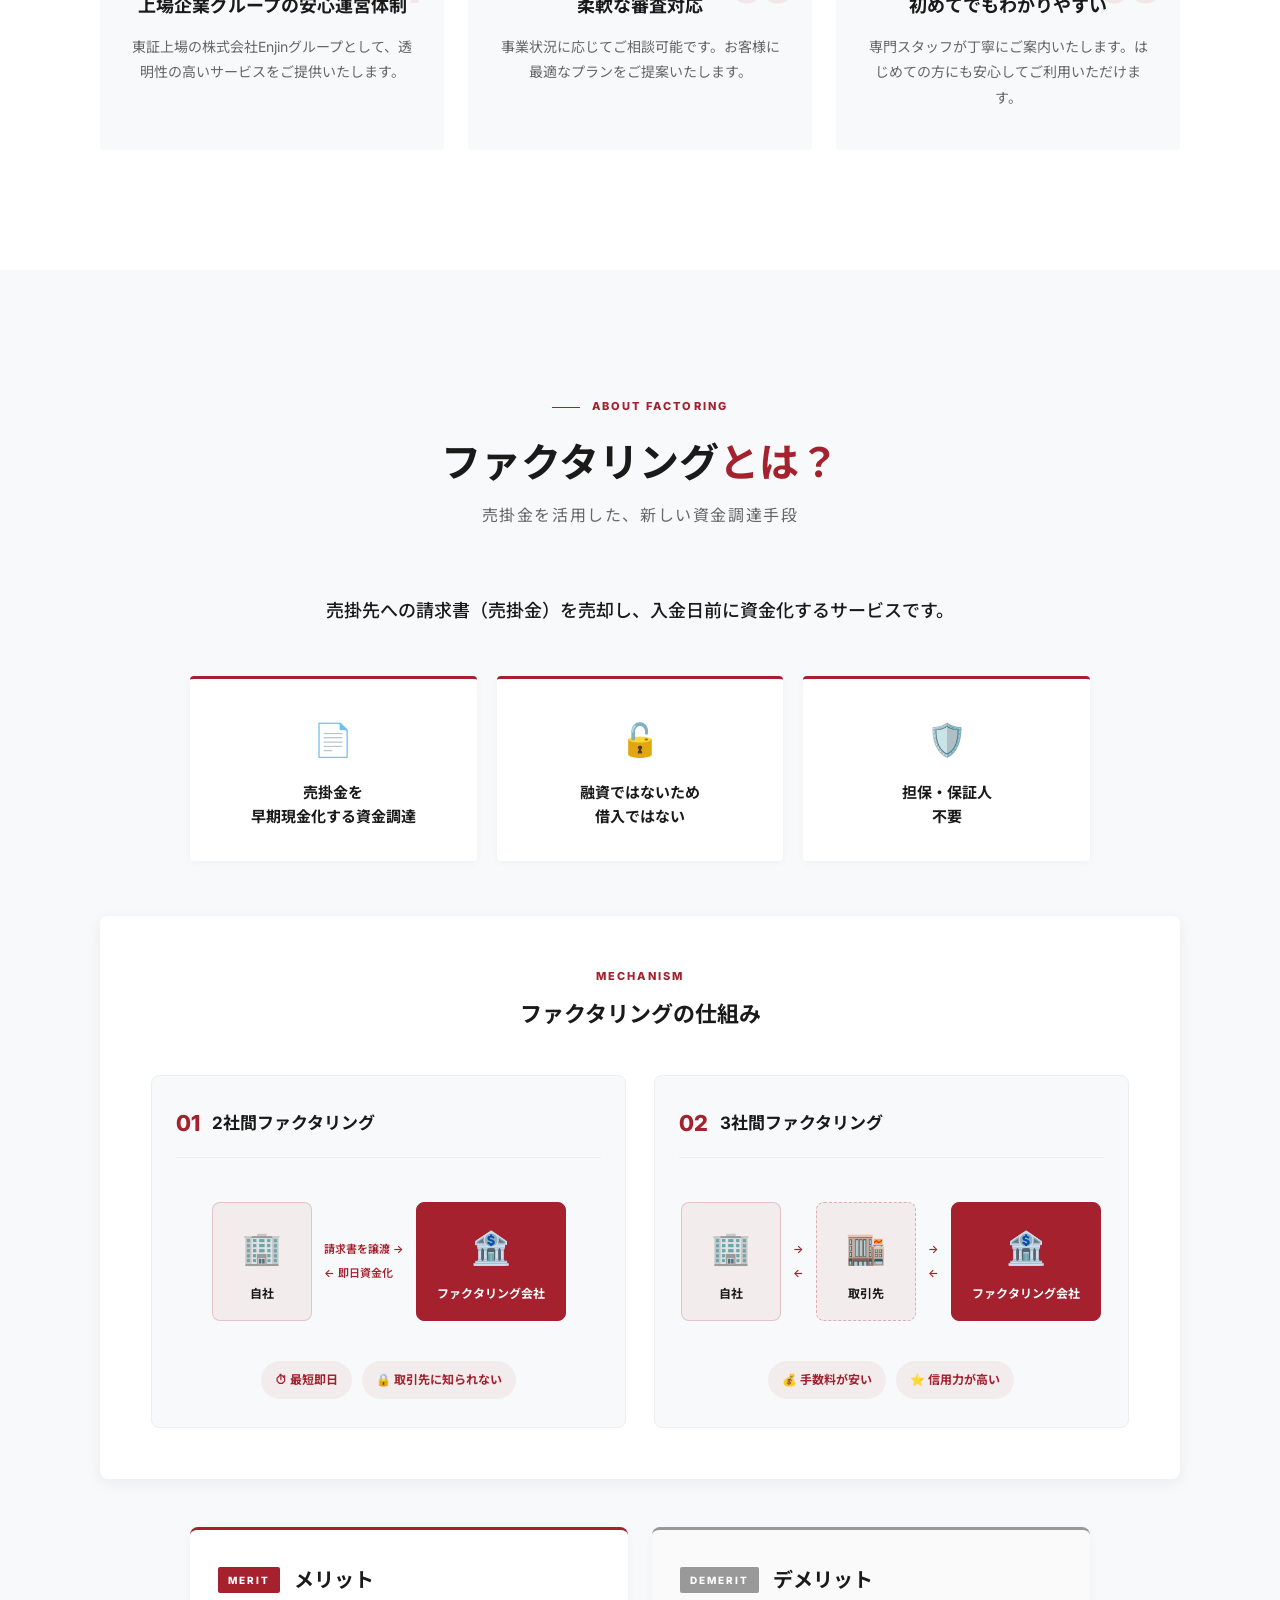
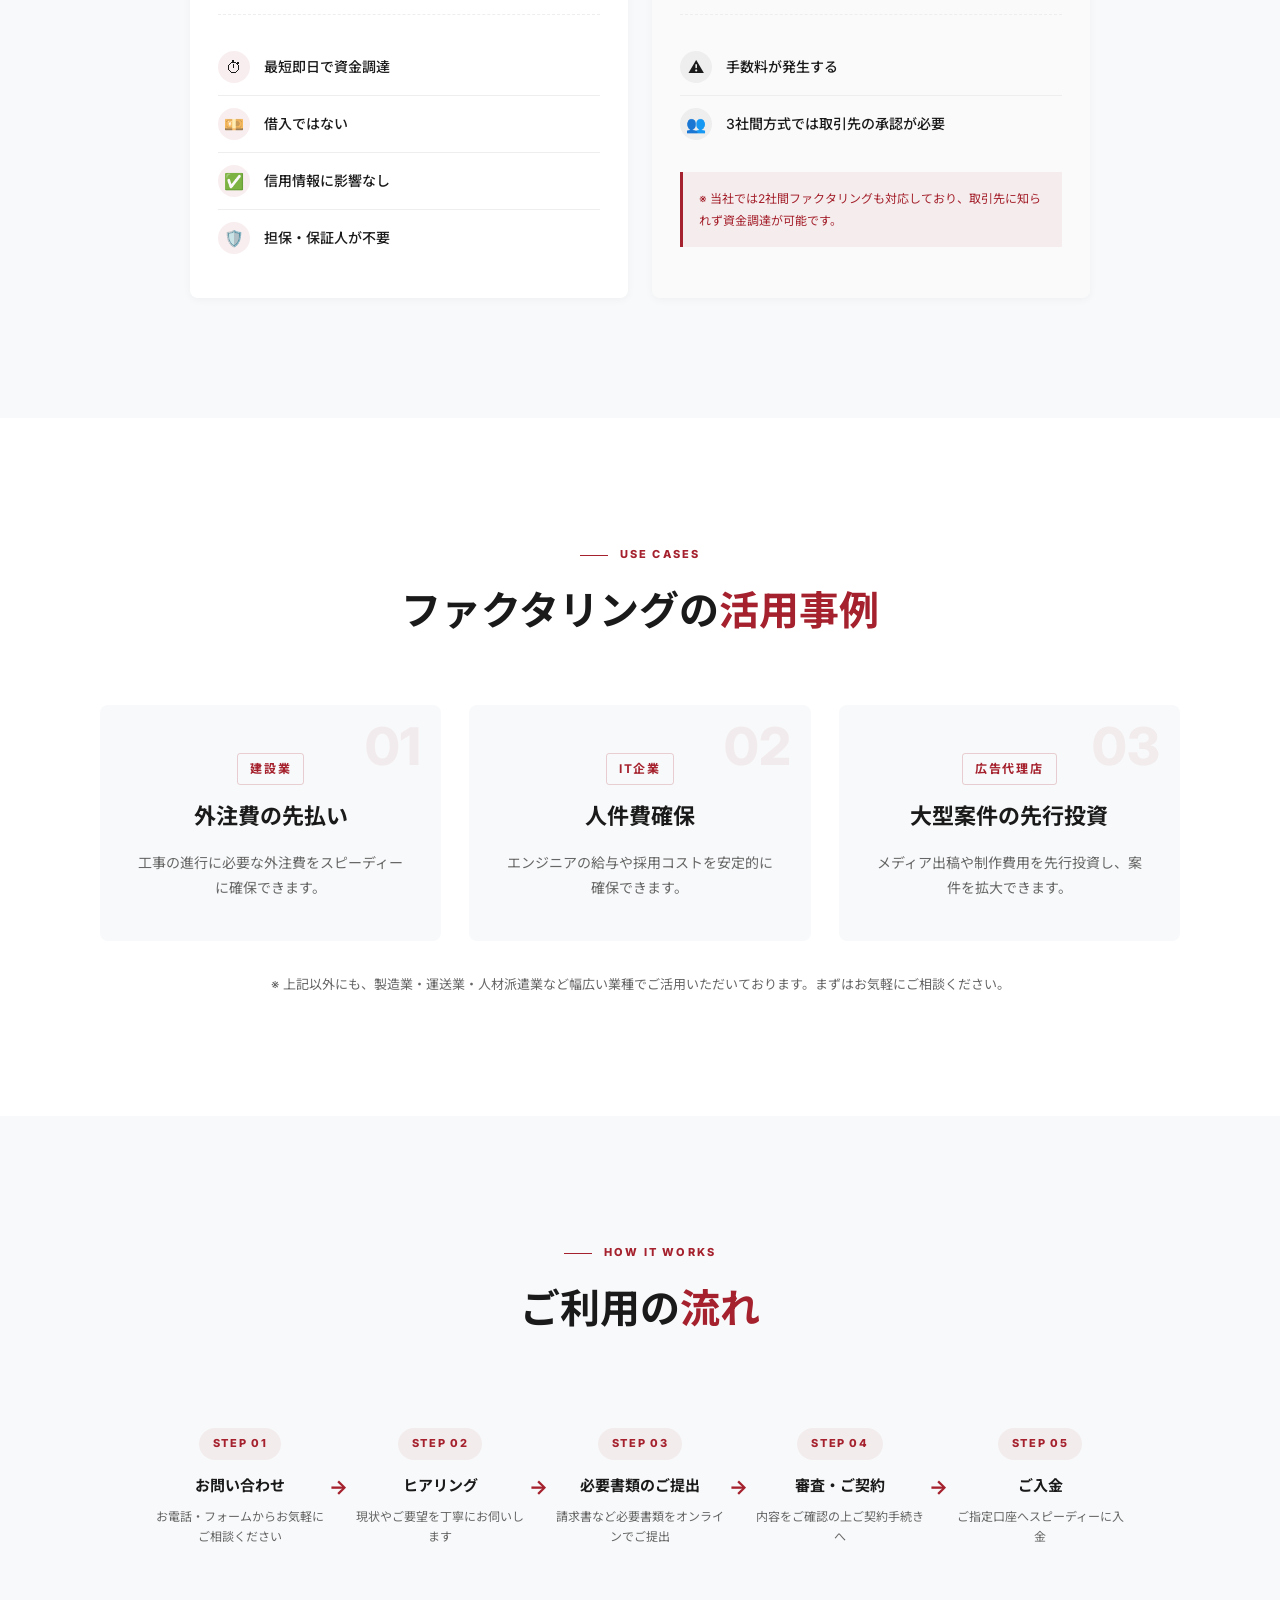
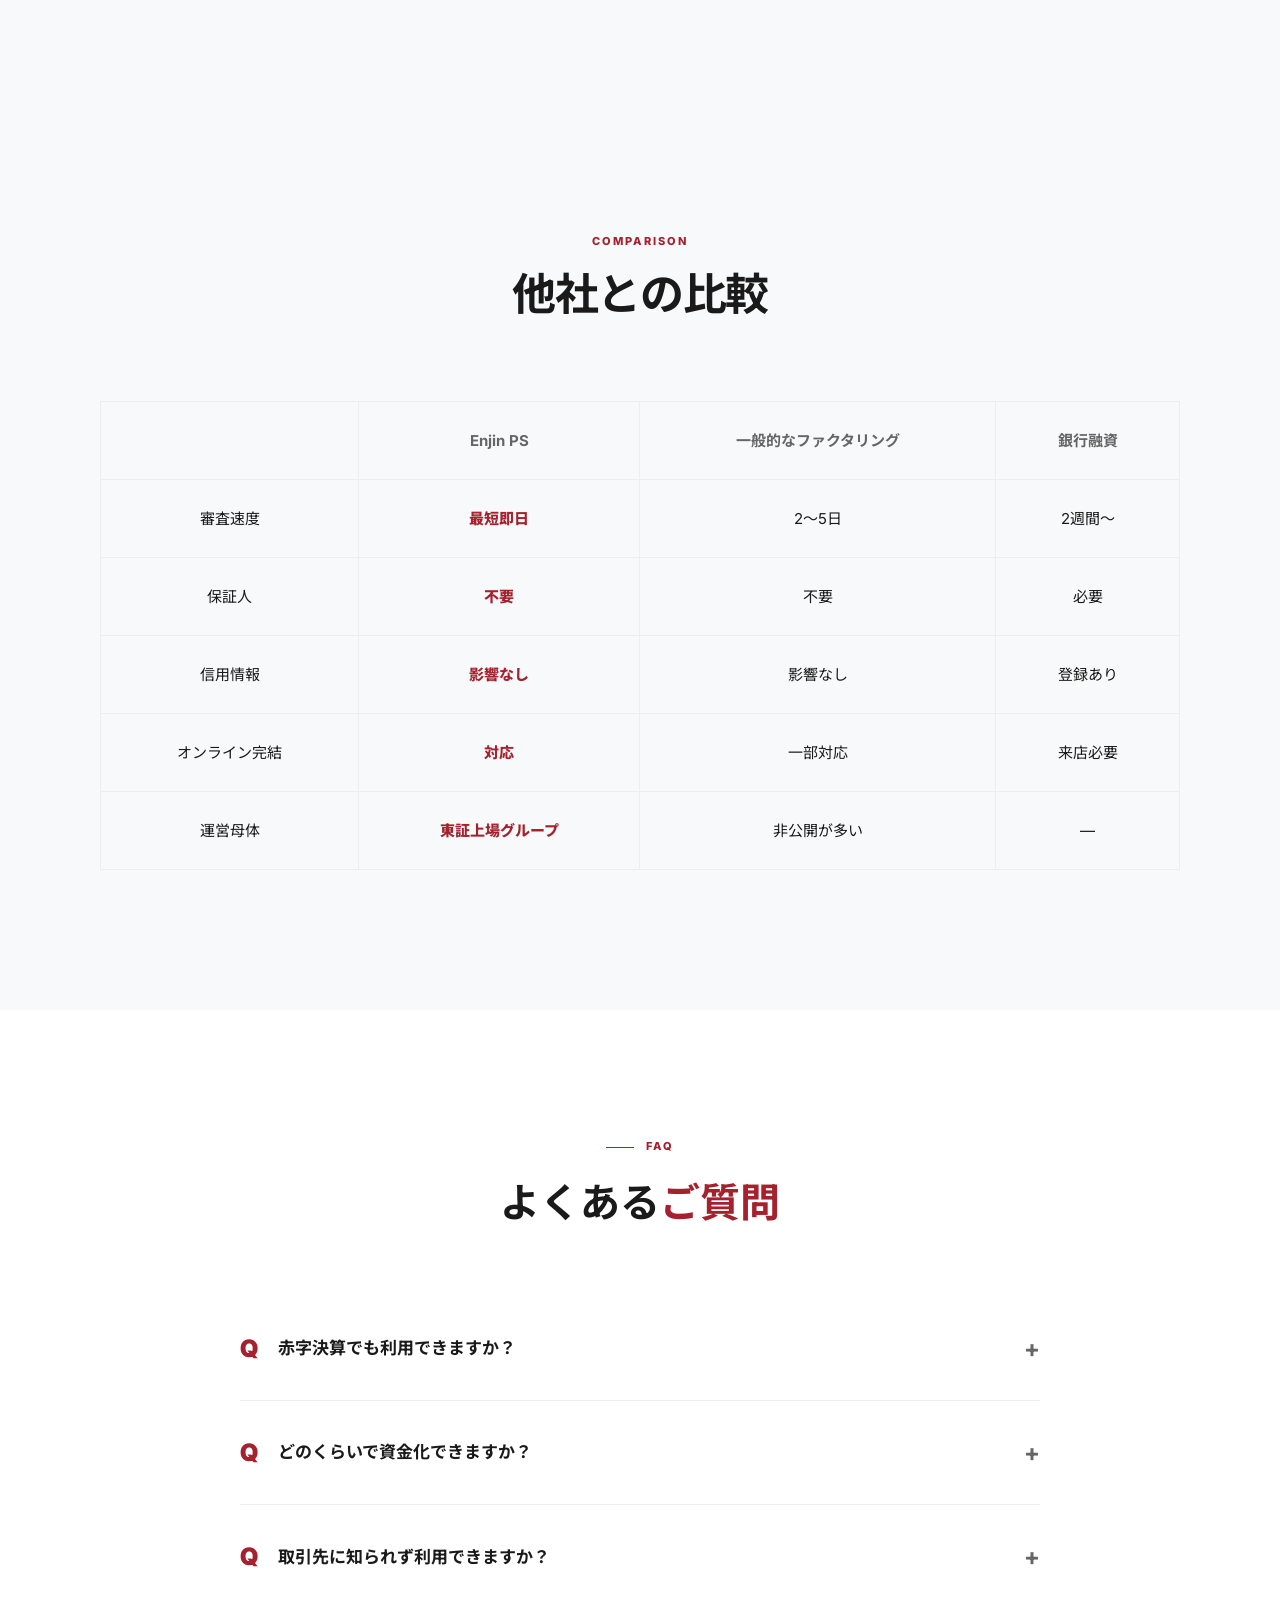
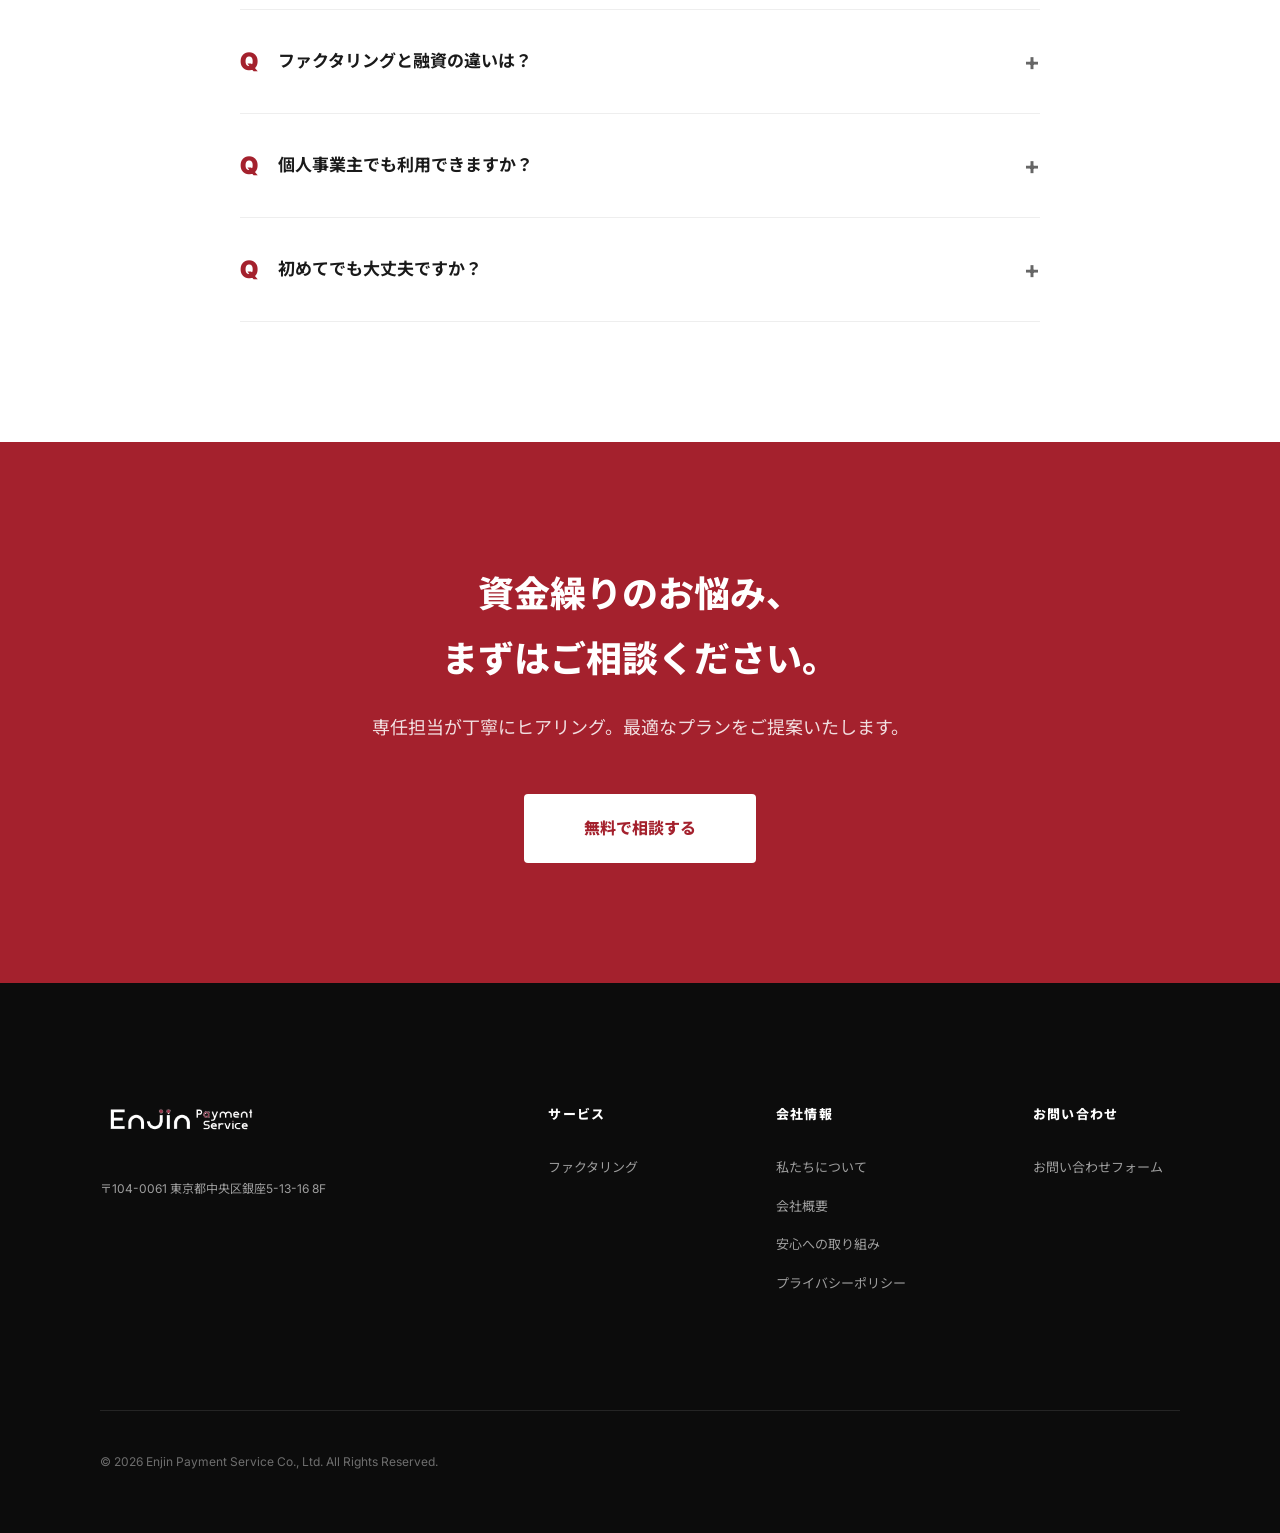
<file: index-a.html>
<!DOCTYPE html><html lang="ja"><head><meta charset="UTF-8"><meta name="viewport" content="width=device-width,initial-scale=1.0"><title>株式会社Enjin Payment Service</title></head><body><script>fetch('index.html').then(function(r){return r.text()}).then(function(h){h=h.replace("background:linear-gradient(135deg,#fafafa 0%,#f0f0f0 100%)","background:url('hero_plan_a_1776591402966.png') center/cover no-repeat");document.open();document.write(h);document.close();setTimeout(function(){var s=document.querySelector('.hero-simple');if(s){s.style.position='relative';var o=document.createElement('div');o.style.cssText='position:absolute;inset:0;background:linear-gradient(135deg,rgba(250,250,250,0.82),rgba(240,240,240,0.72));z-index:0';s.insertBefore(o,s.firstChild);var c=s.querySelector('.container');if(c){c.style.position='relative';c.style.zIndex='2'}}},200);});</script></body></html>
</file>
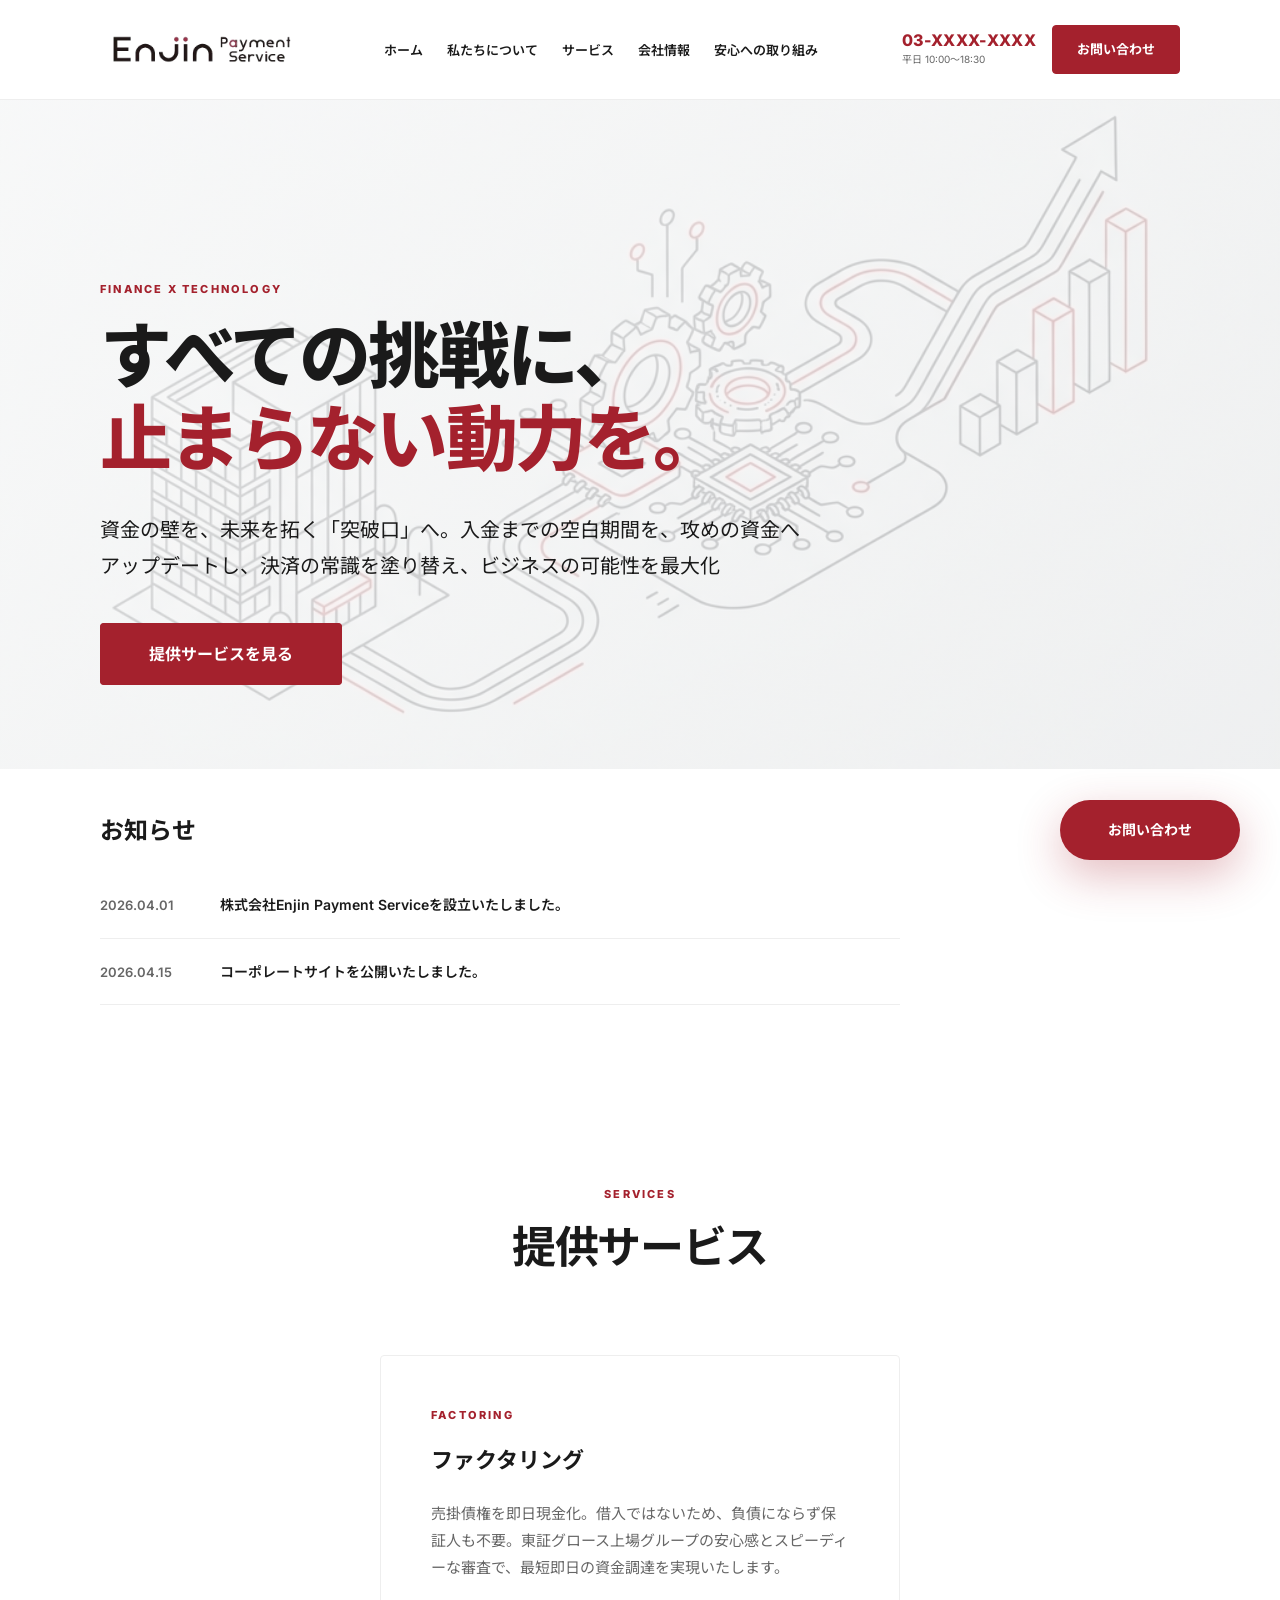
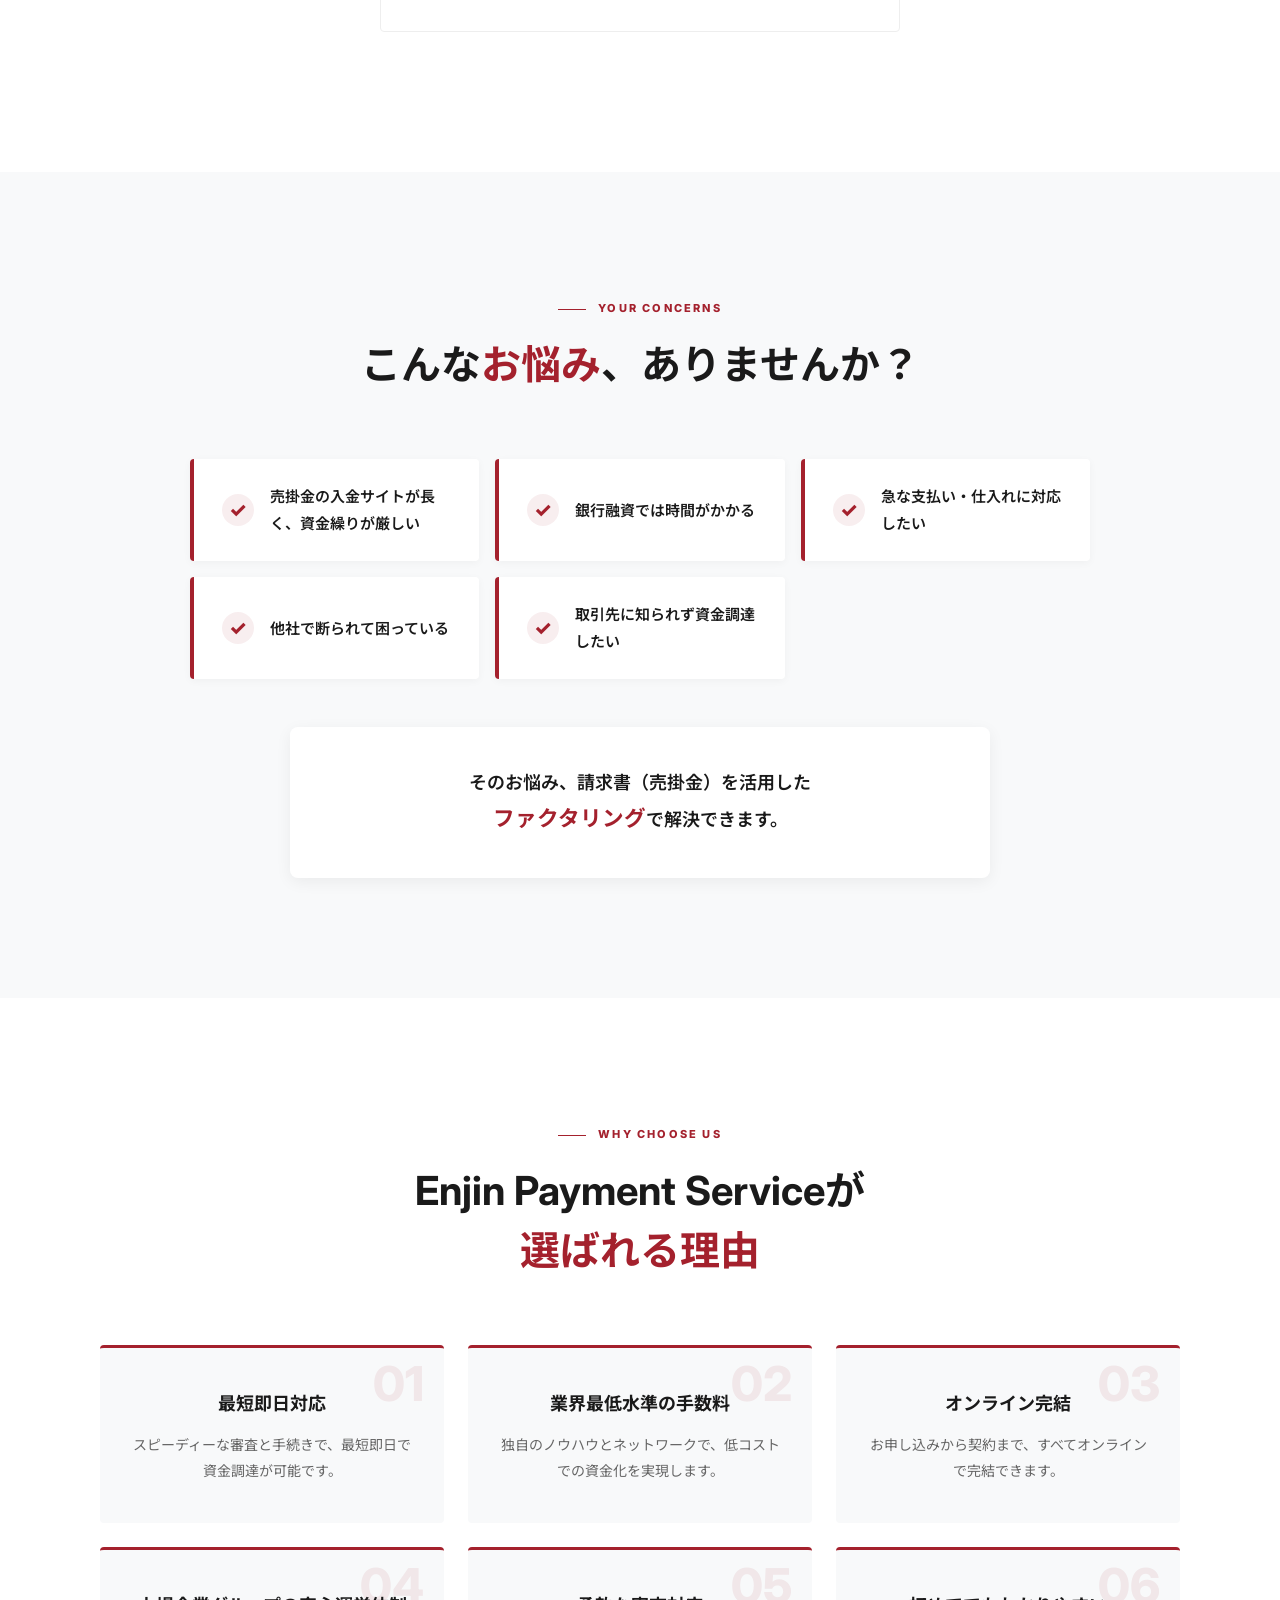
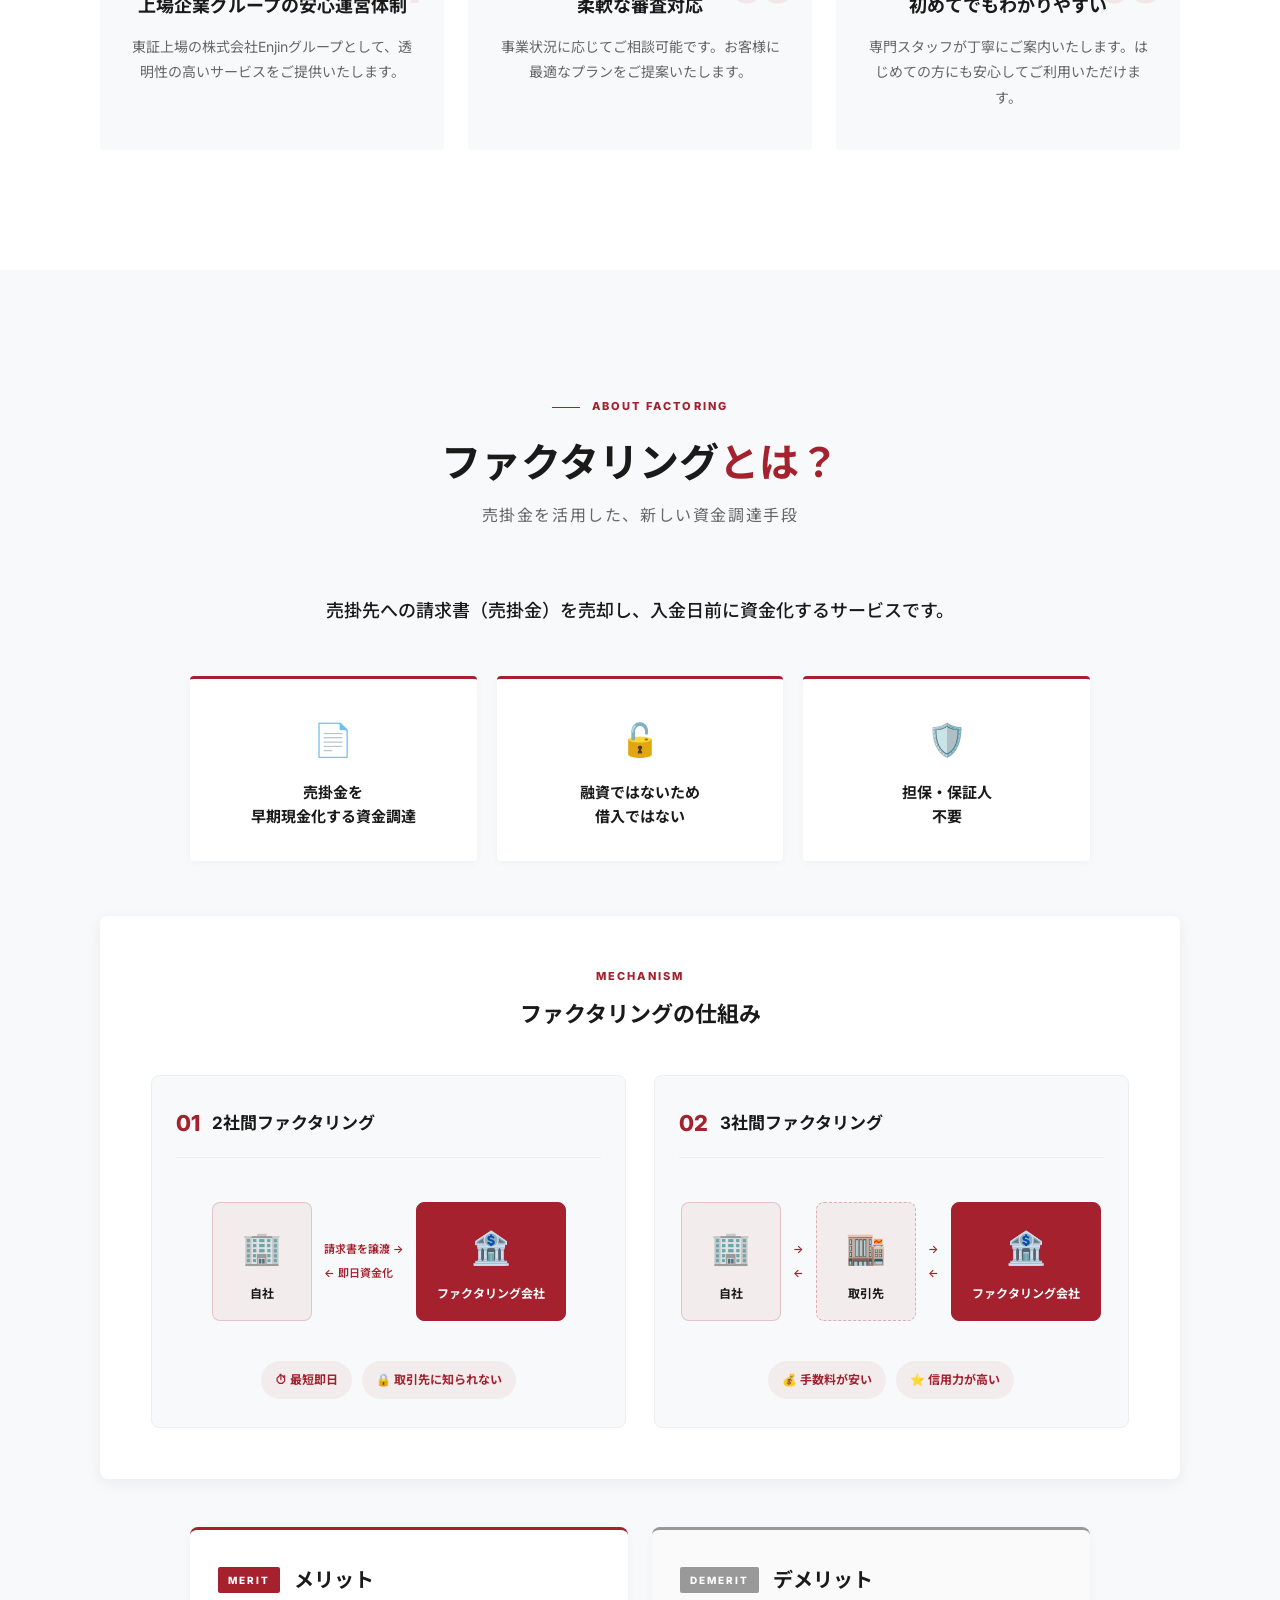
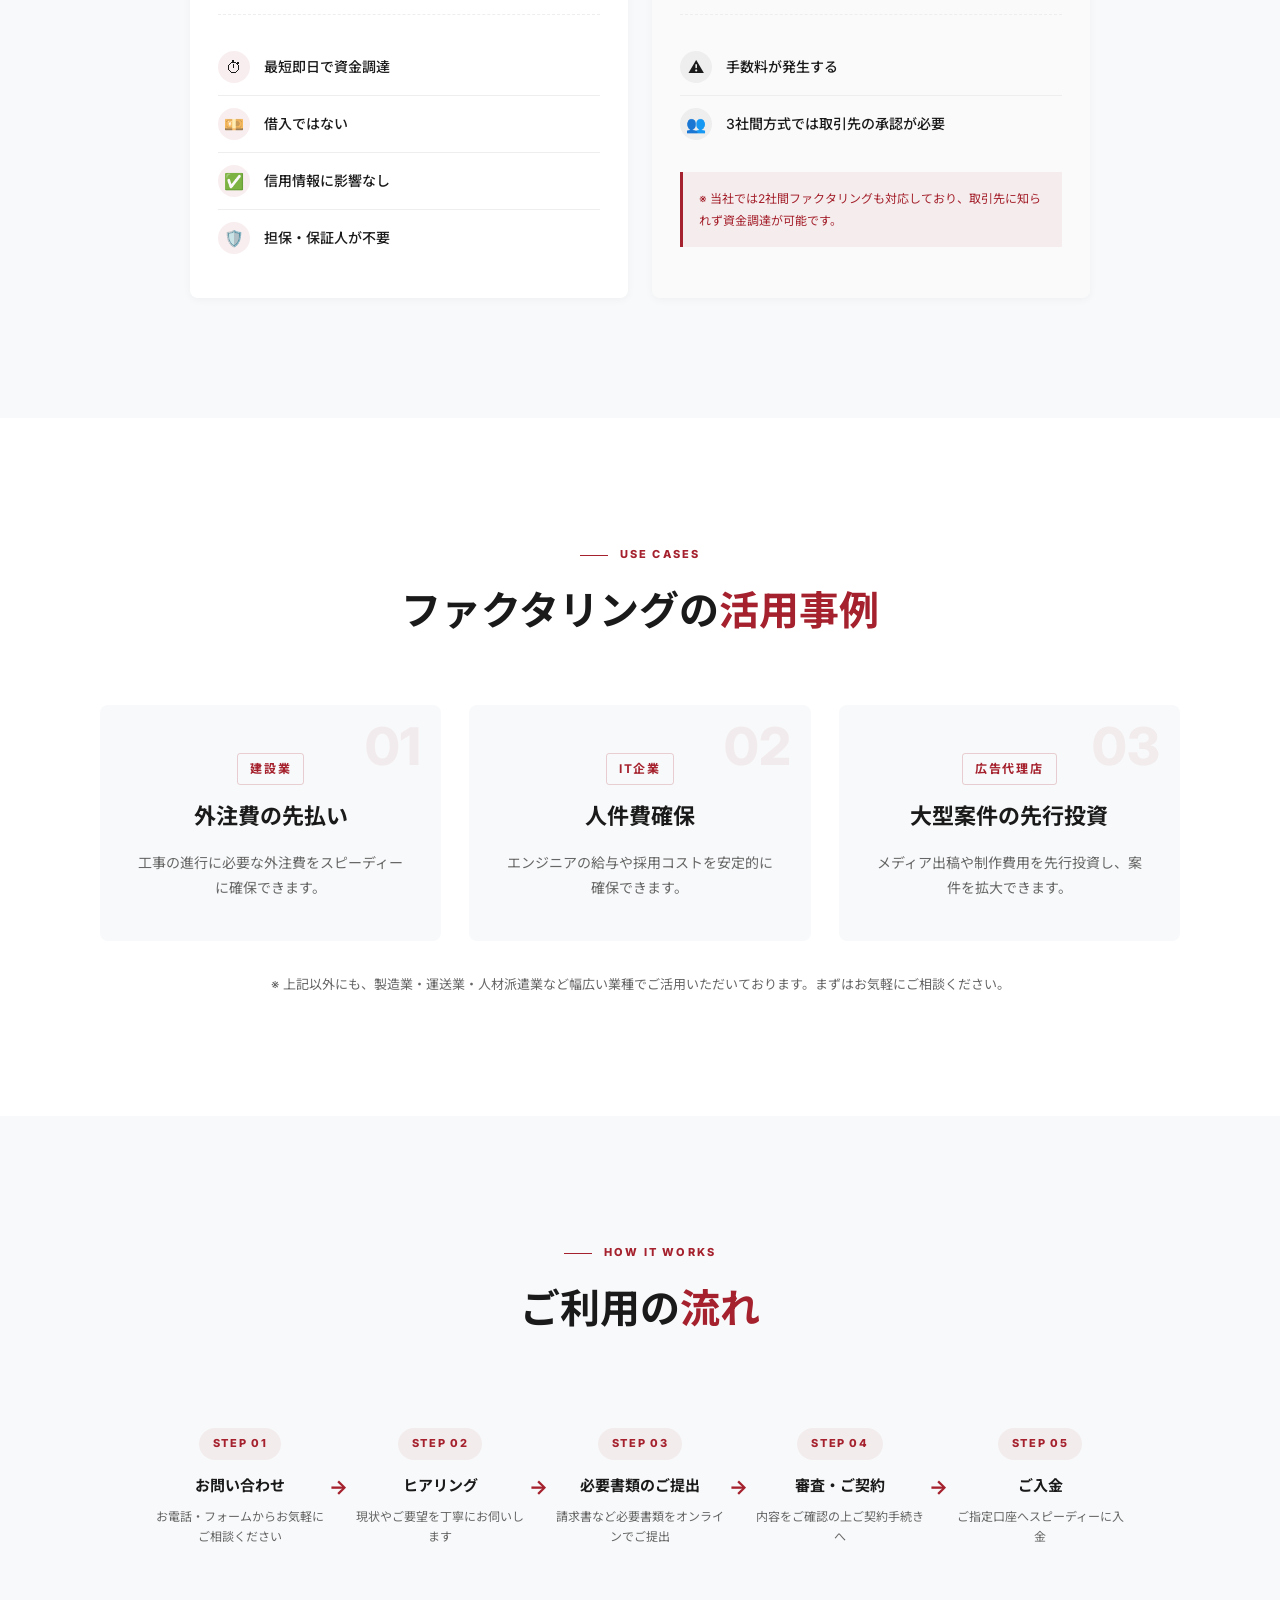
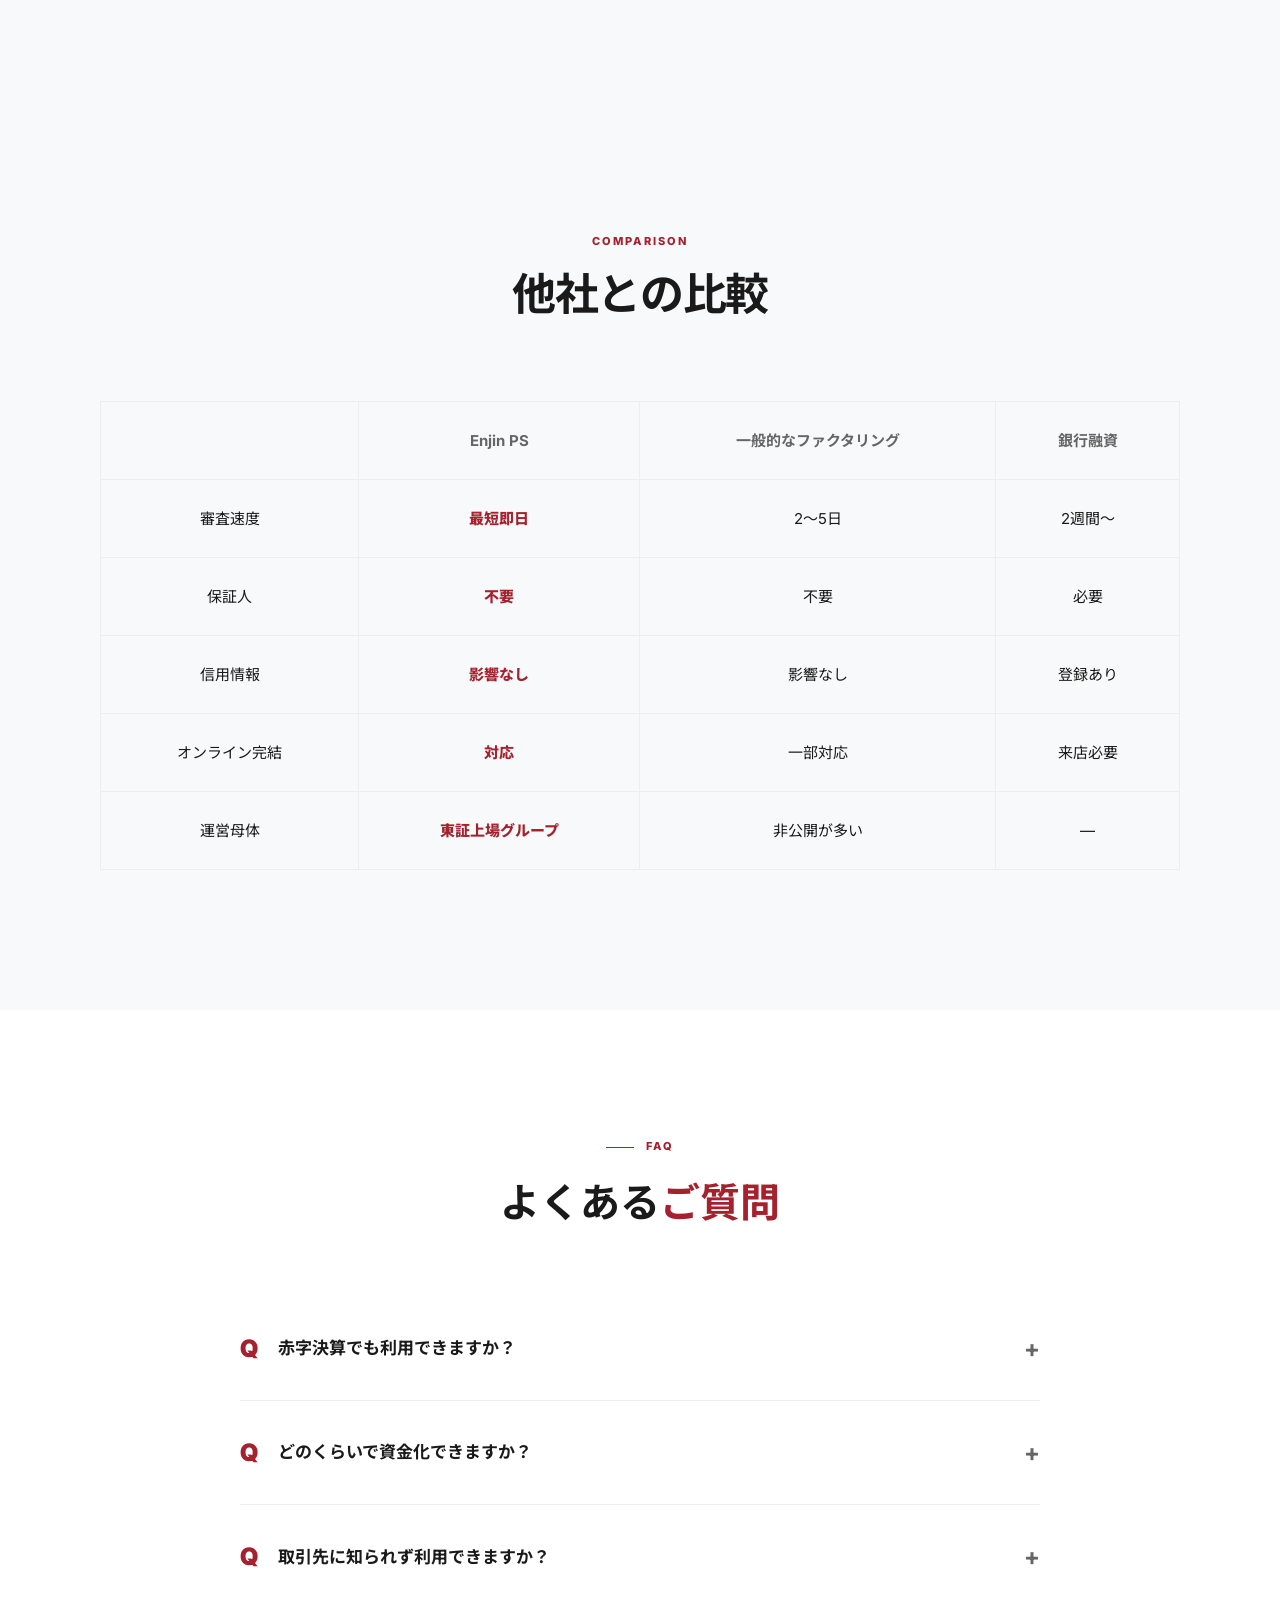
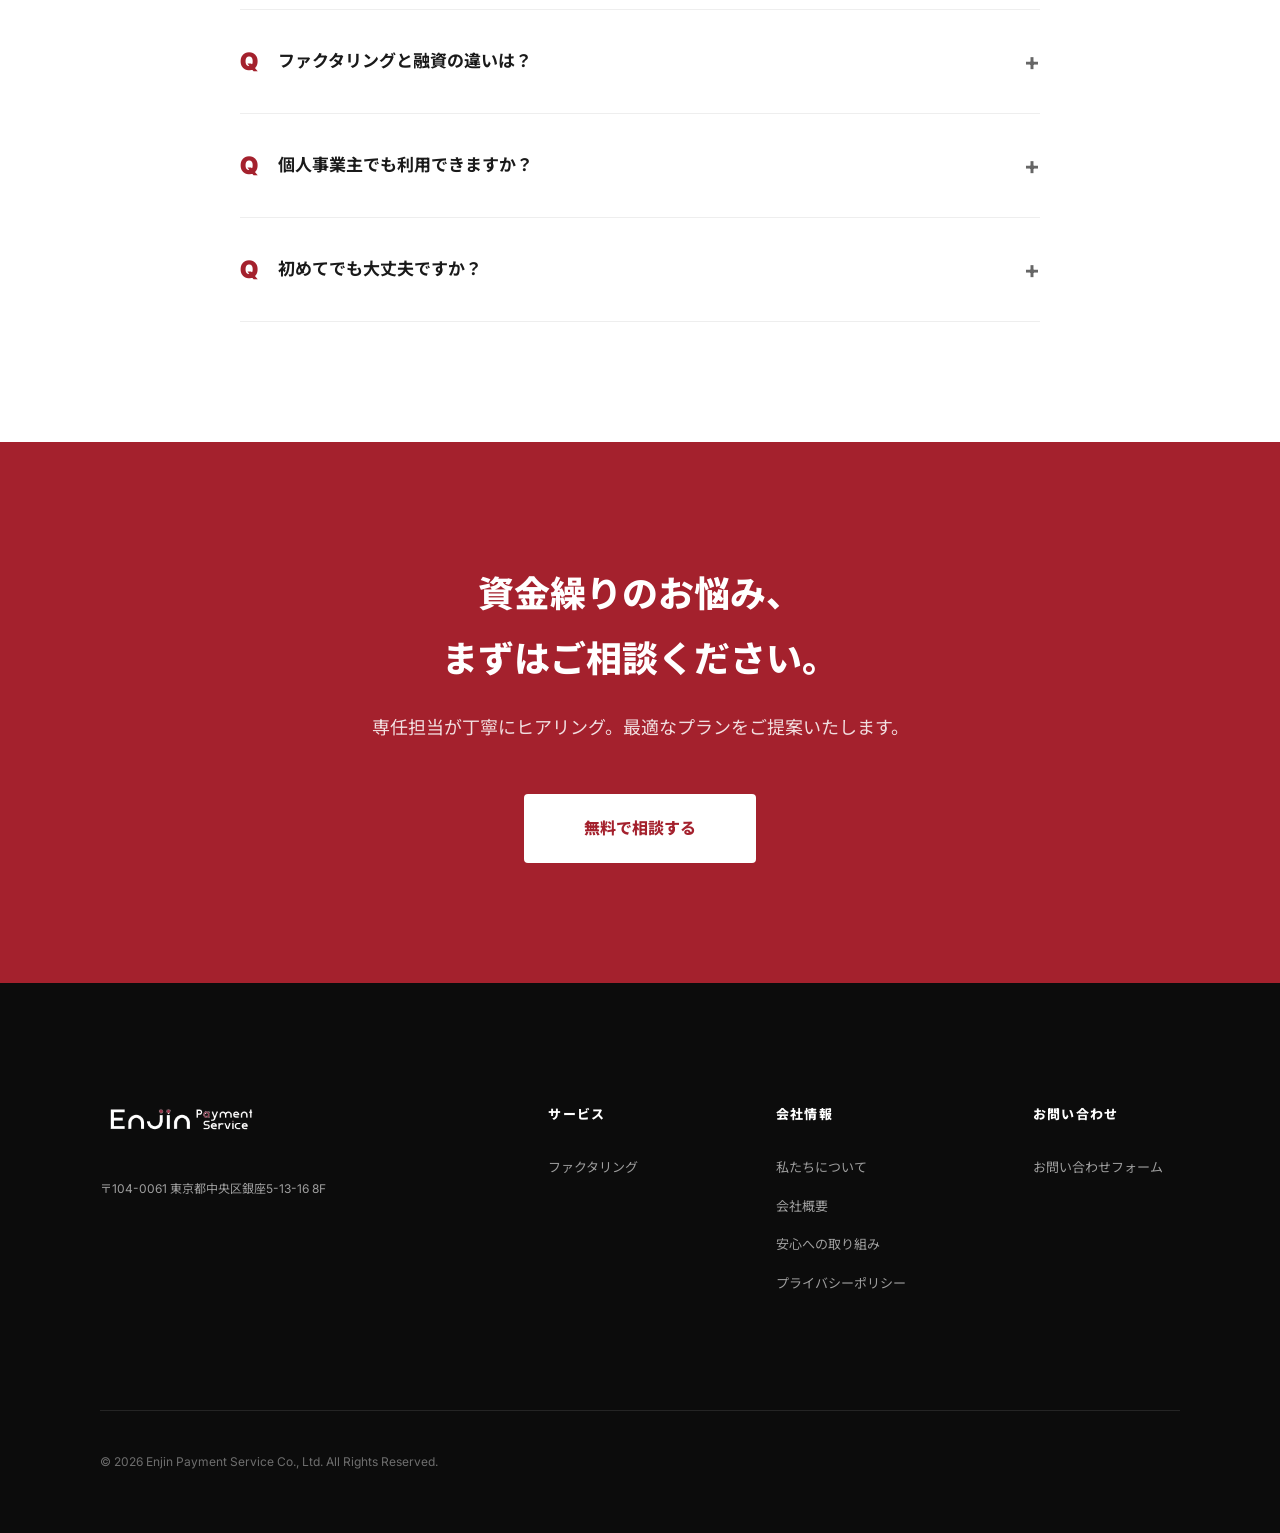
<file: index-b.html>
<!DOCTYPE html><html lang="ja"><head><meta charset="UTF-8"><meta name="viewport" content="width=device-width,initial-scale=1.0"><title>株式会社Enjin Payment Service</title></head><body><script>fetch('index.html').then(function(r){return r.text()}).then(function(h){h=h.replace("background:linear-gradient(135deg,#fafafa 0%,#f0f0f0 100%)","background:url('hero_plan_b_1776591416257.png') center/cover no-repeat");document.open();document.write(h);document.close();setTimeout(function(){var s=document.querySelector('.hero-simple');if(s){s.style.position='relative';var o=document.createElement('div');o.style.cssText='position:absolute;inset:0;background:linear-gradient(135deg,rgba(250,250,250,0.82),rgba(240,240,240,0.72));z-index:0';s.insertBefore(o,s.firstChild);var c=s.querySelector('.container');if(c){c.style.position='relative';c.style.zIndex='2'}}},200);});</script></body></html>
</file>
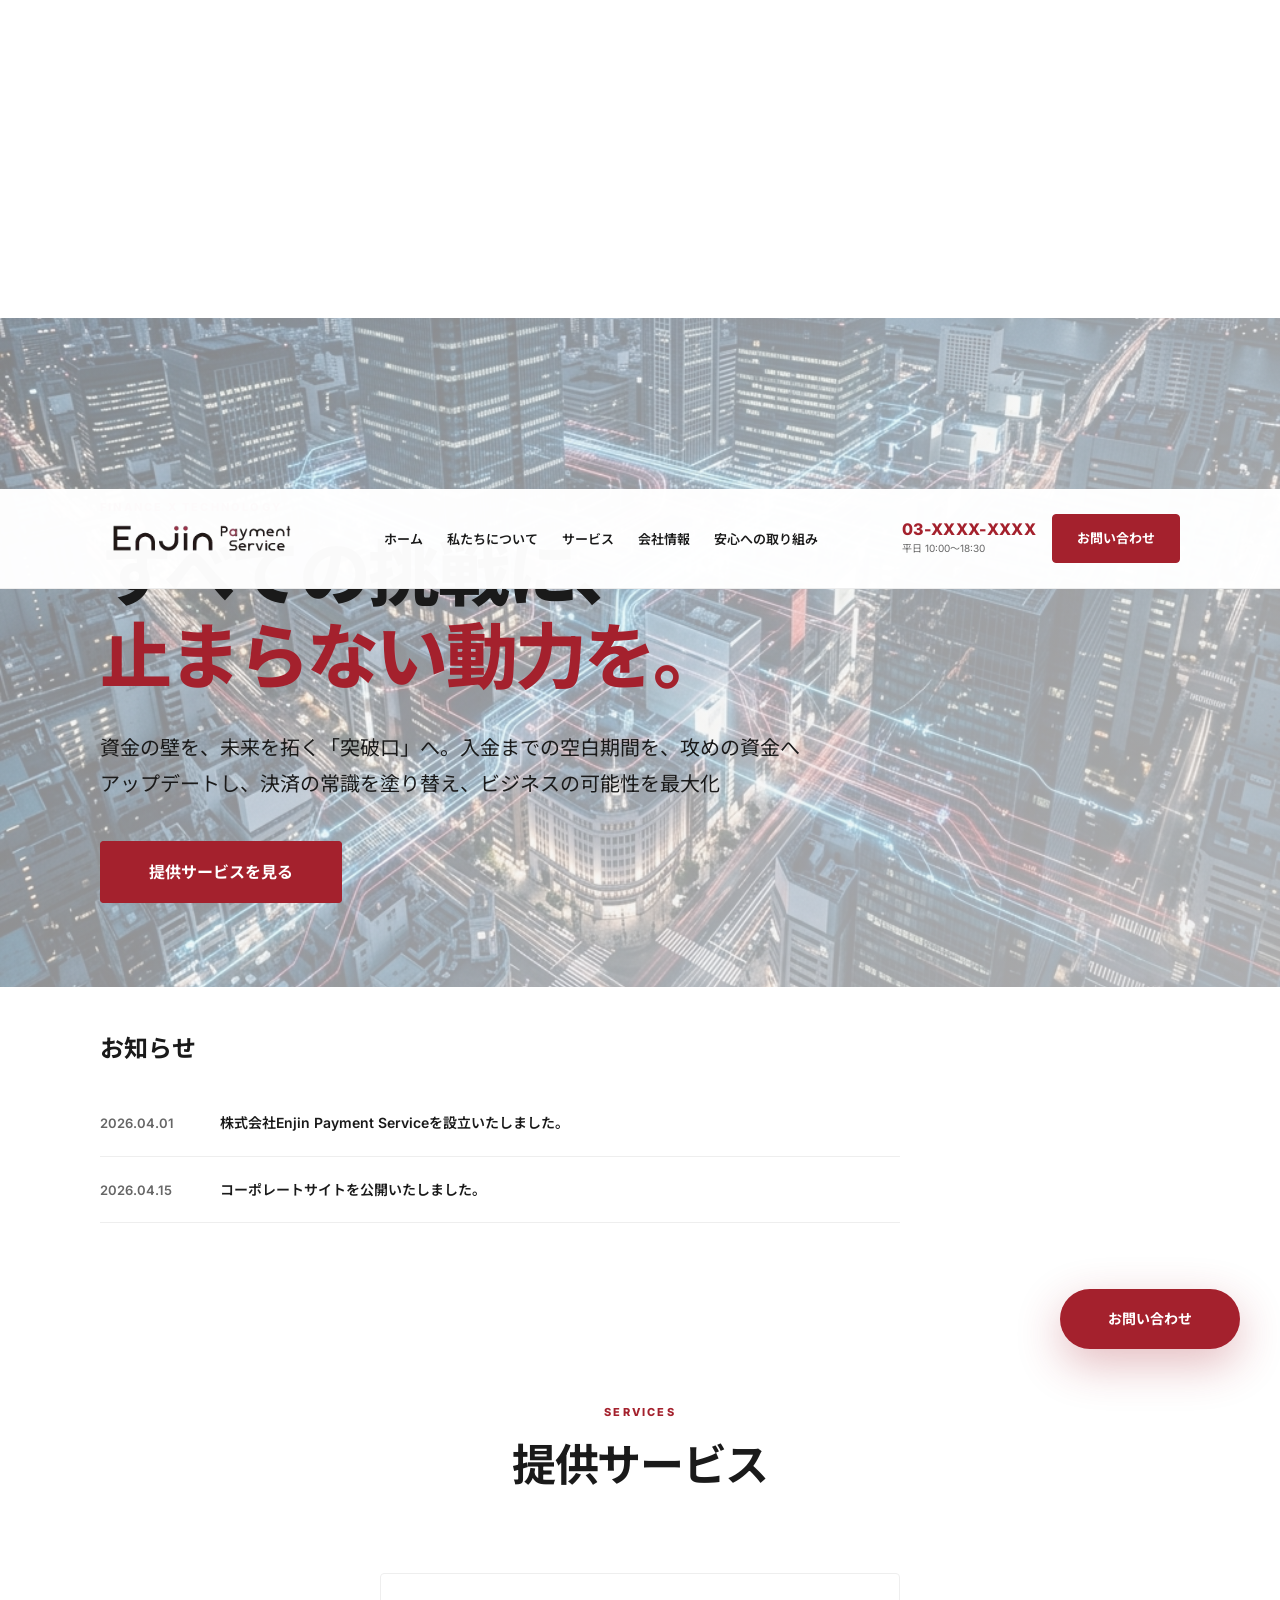
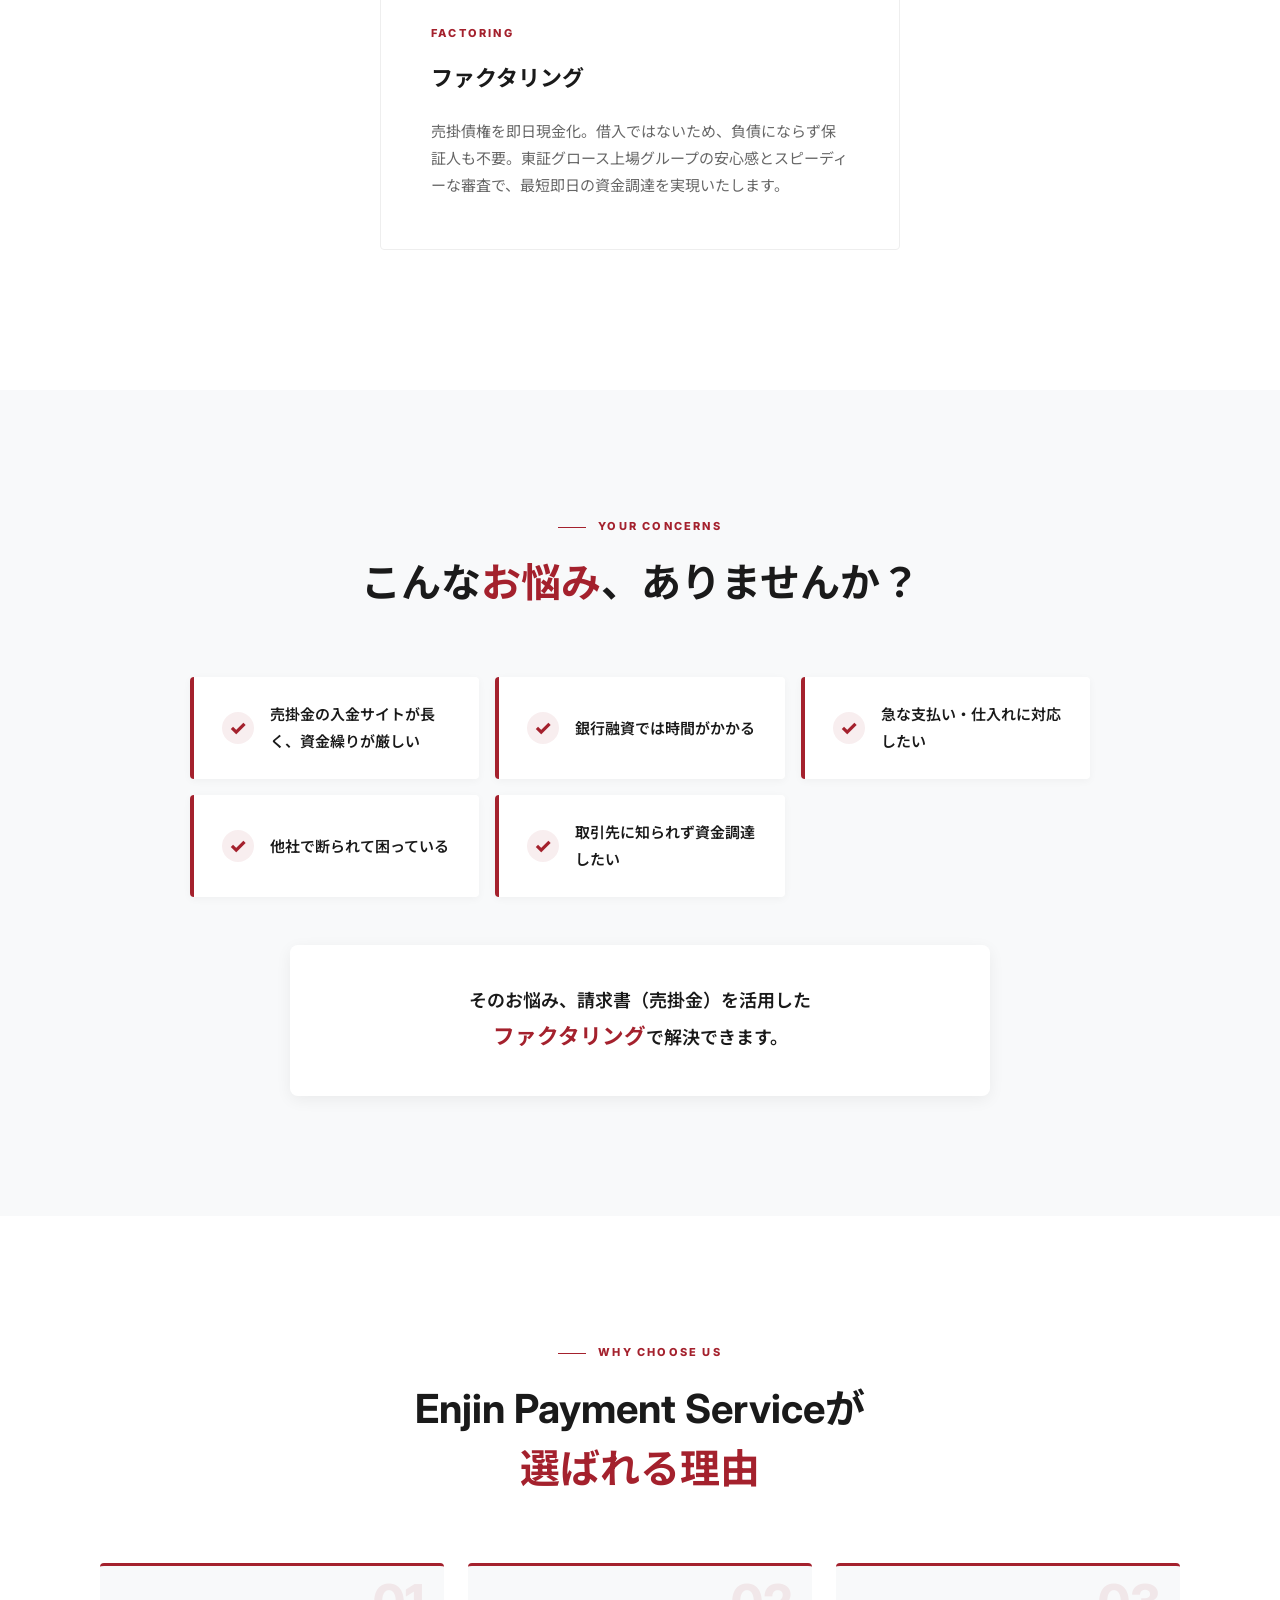
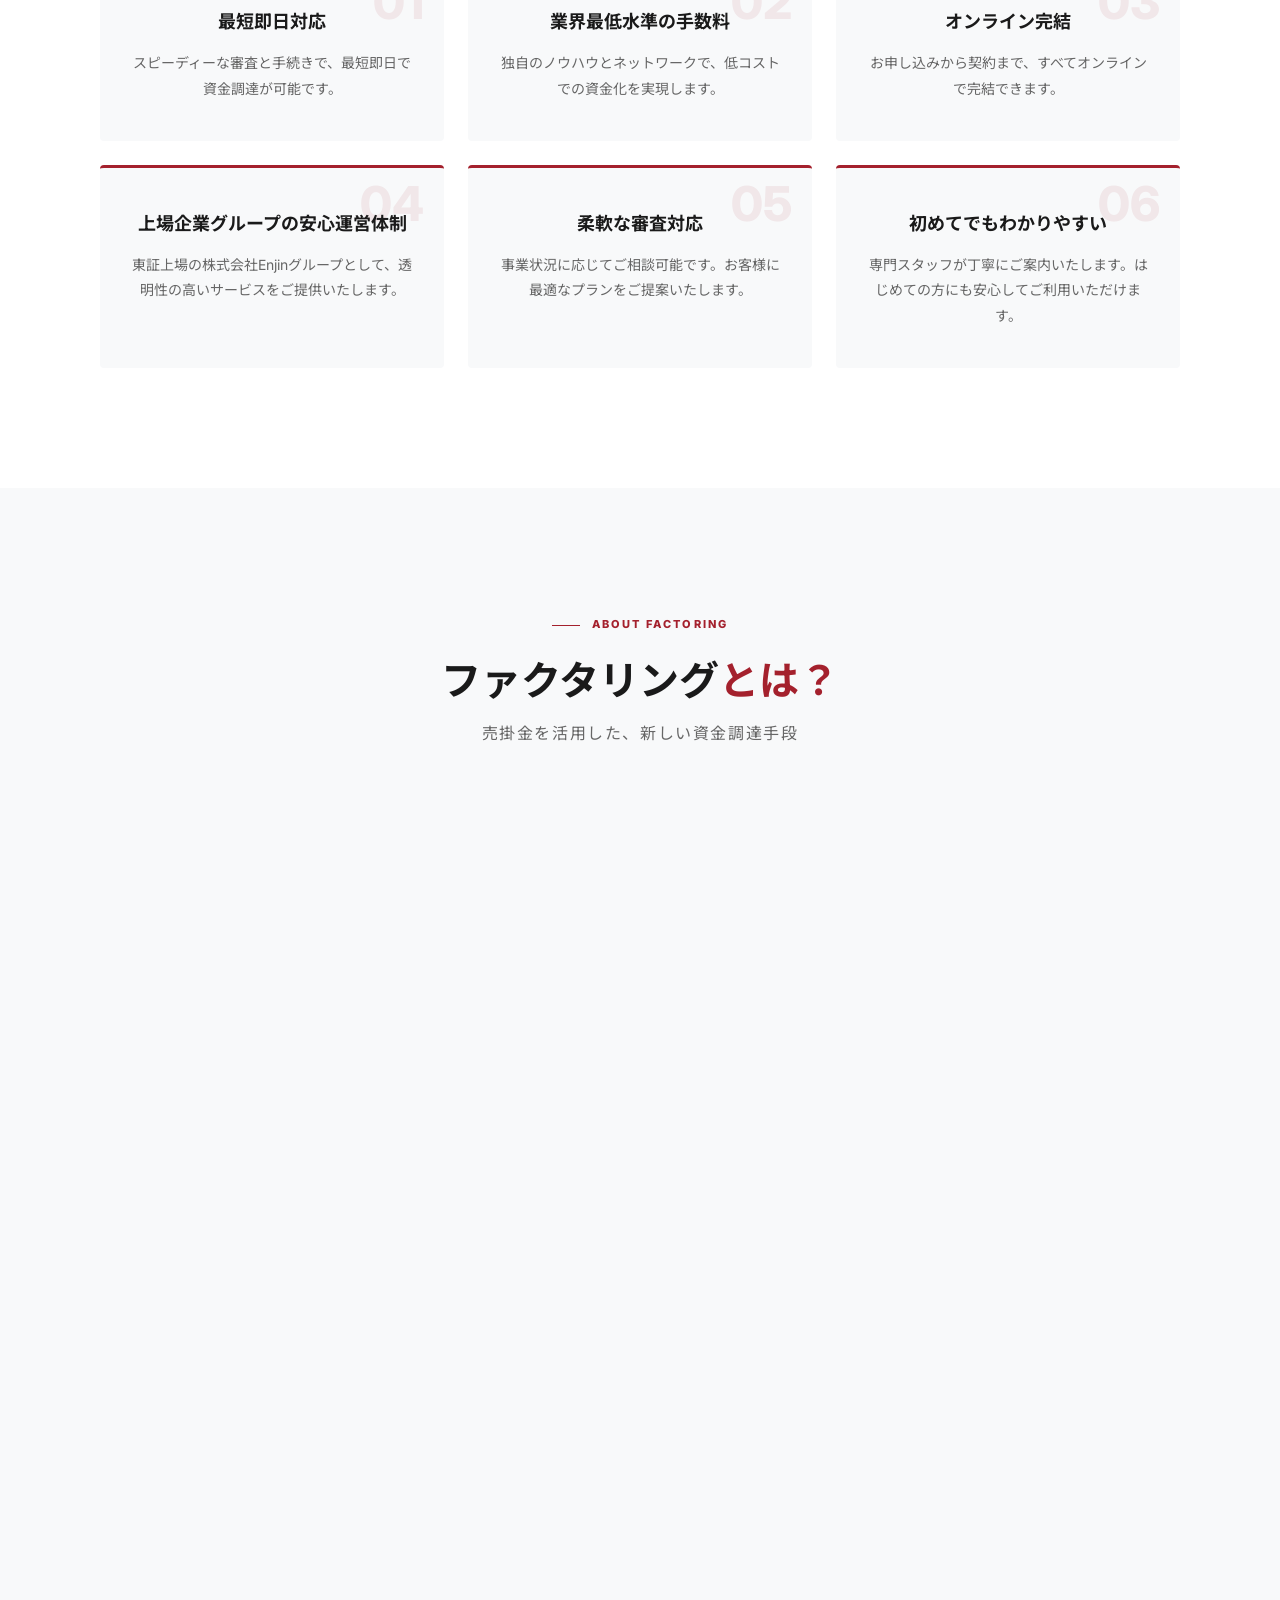
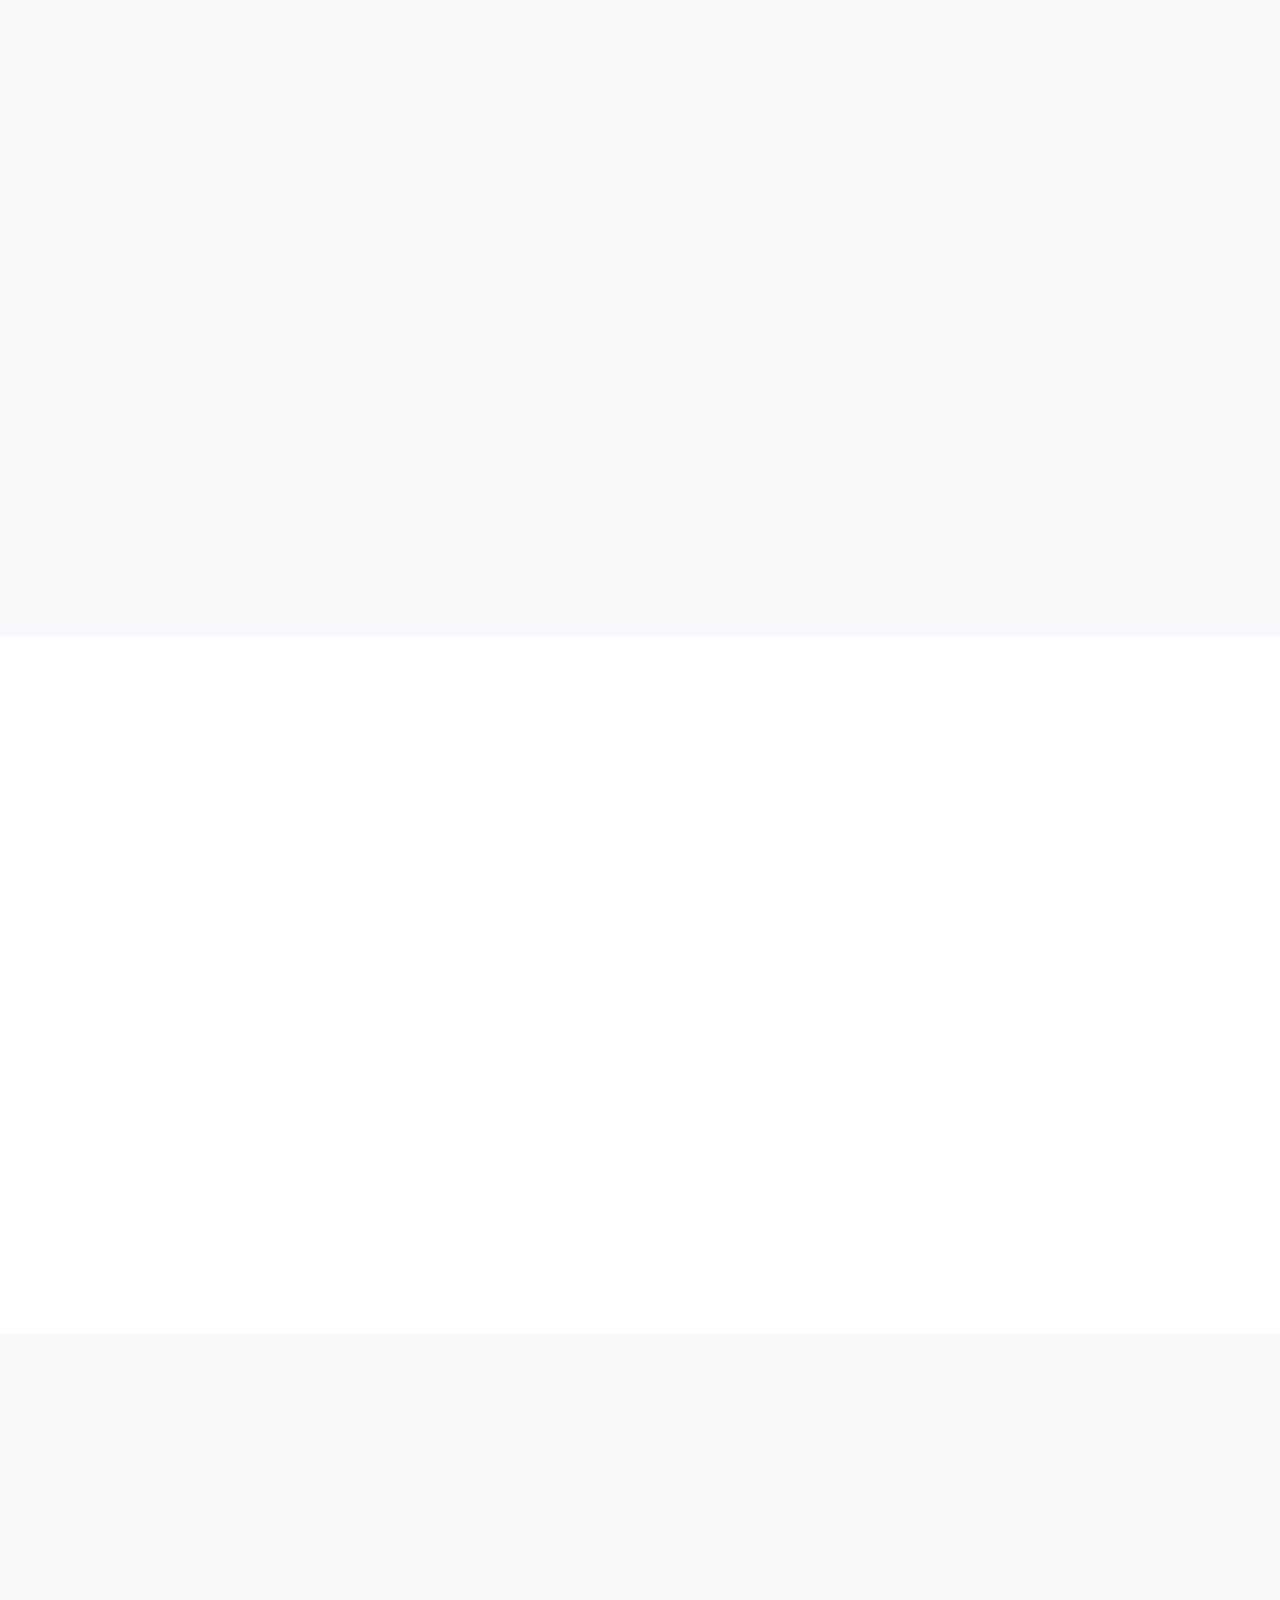
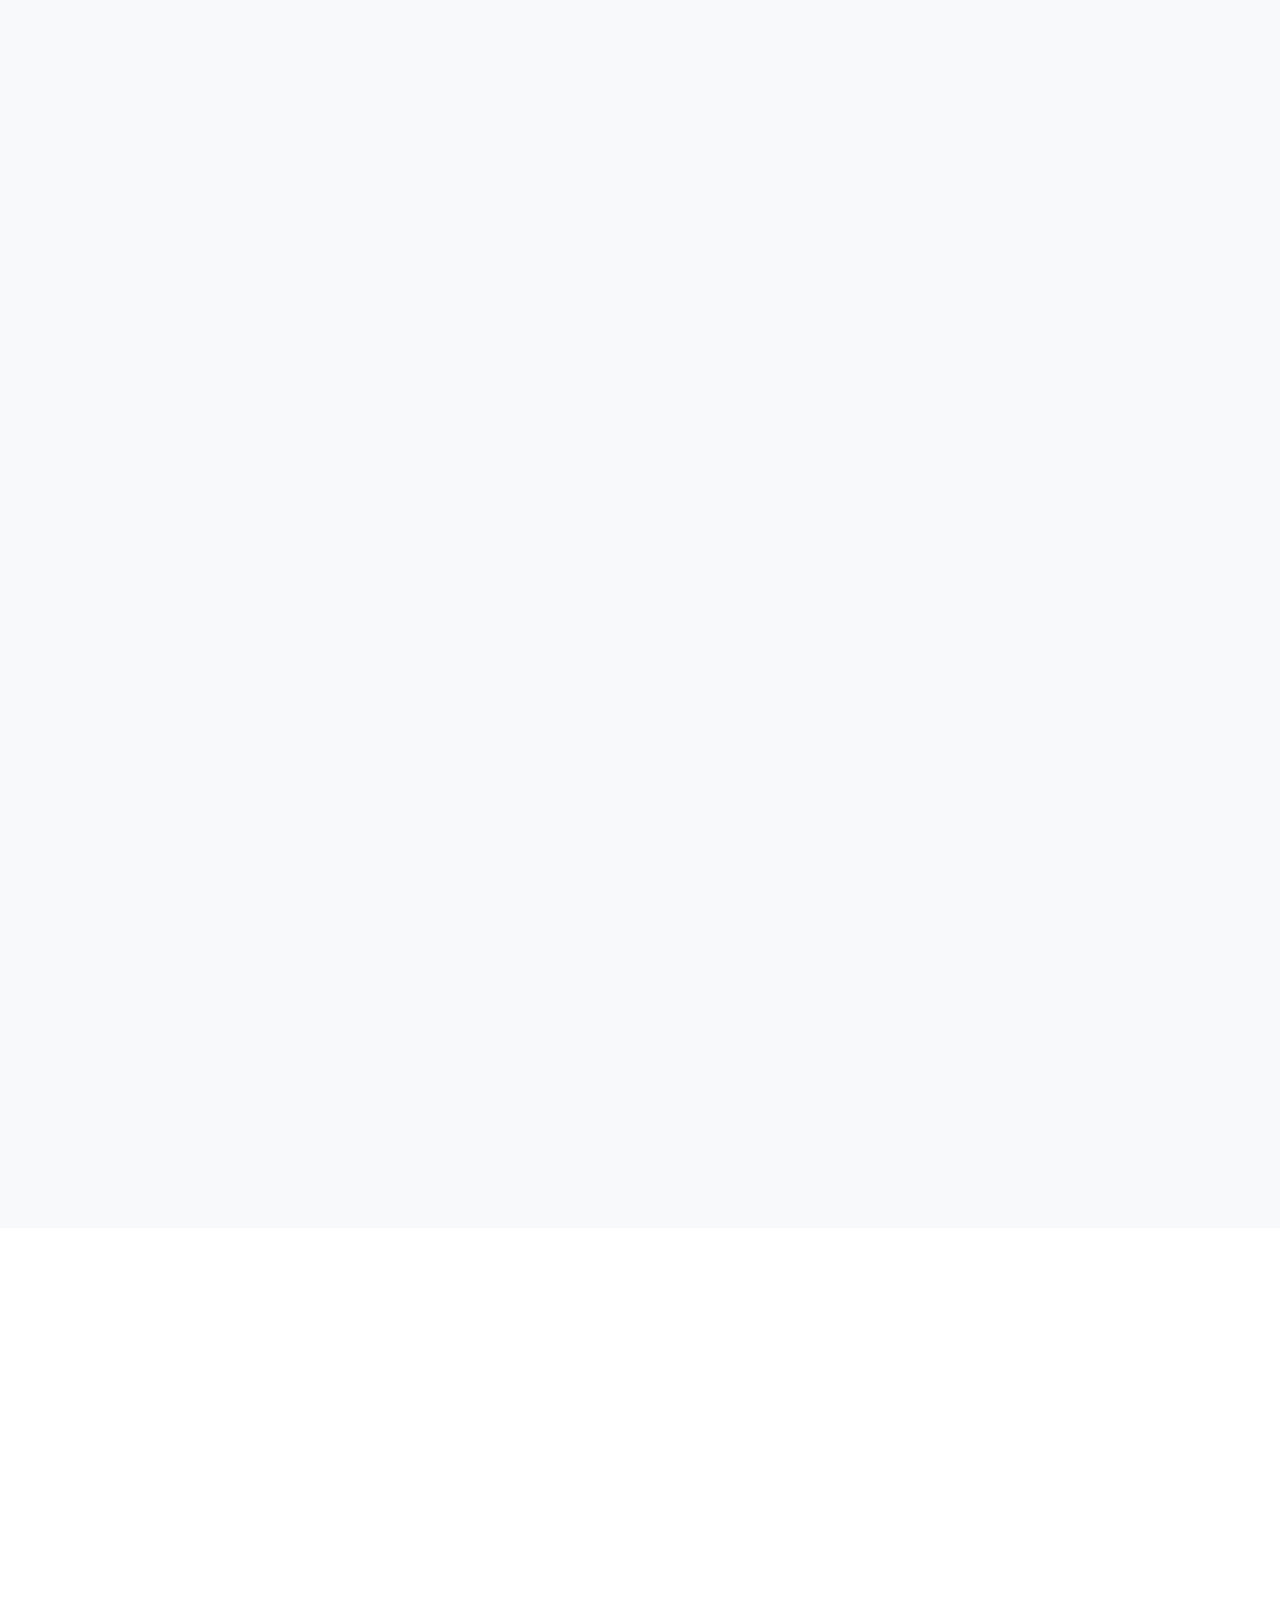
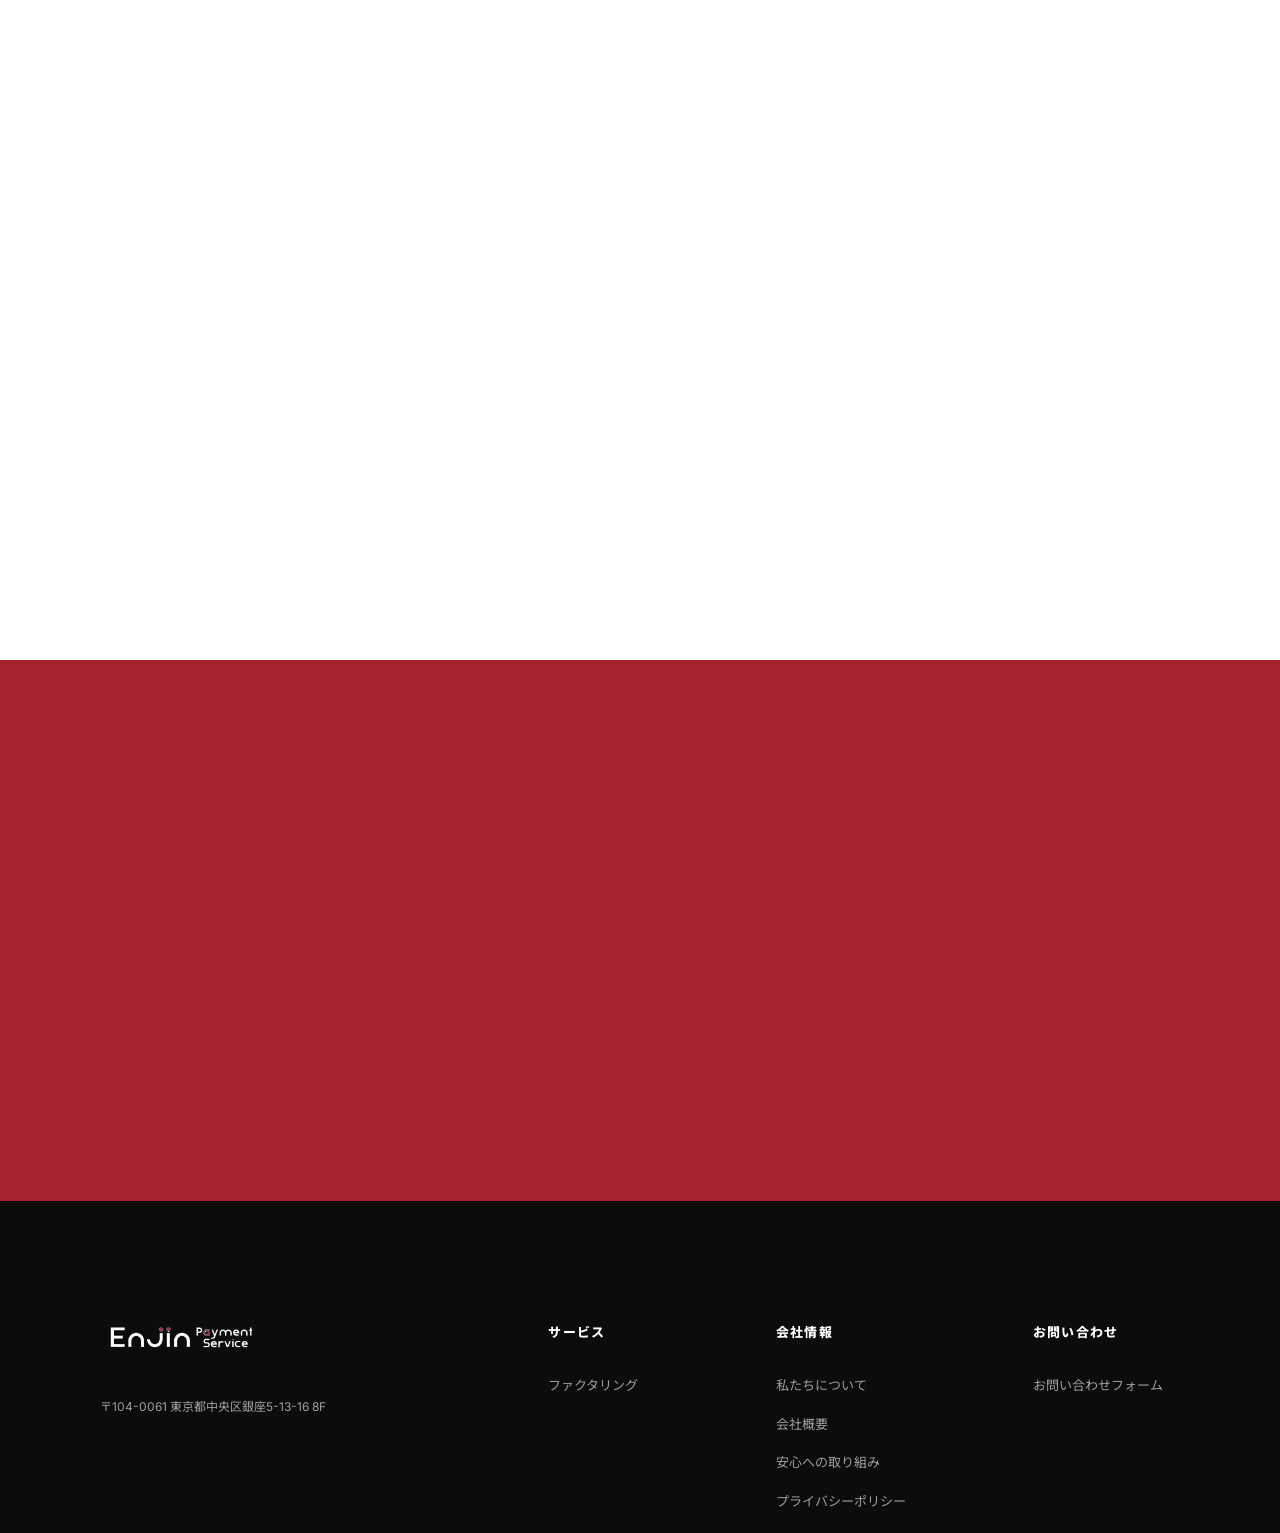
<file: index-c.html>
<!DOCTYPE html><html lang="ja"><head><meta charset="UTF-8"><meta name="viewport" content="width=device-width,initial-scale=1.0"><title>株式会社Enjin Payment Service</title></head><body><script>fetch('index.html').then(function(r){return r.text()}).then(function(h){h=h.replace("background:linear-gradient(135deg,#fafafa 0%,#f0f0f0 100%)","background:url('hero_plan_c_1776591430801.png') center/cover no-repeat");document.open();document.write(h);document.close();setTimeout(function(){var s=document.querySelector('.hero-simple');if(s){s.style.position='relative';var o=document.createElement('div');o.style.cssText='position:absolute;inset:0;background:linear-gradient(135deg,rgba(250,250,250,0.52),rgba(240,240,240,0.72));z-index:0';s.insertBefore(o,s.firstChild);var c=s.querySelector('.container');if(c){c.style.position='relative';c.style.zIndex='2'}}},200);});</script></body></html>
</file>
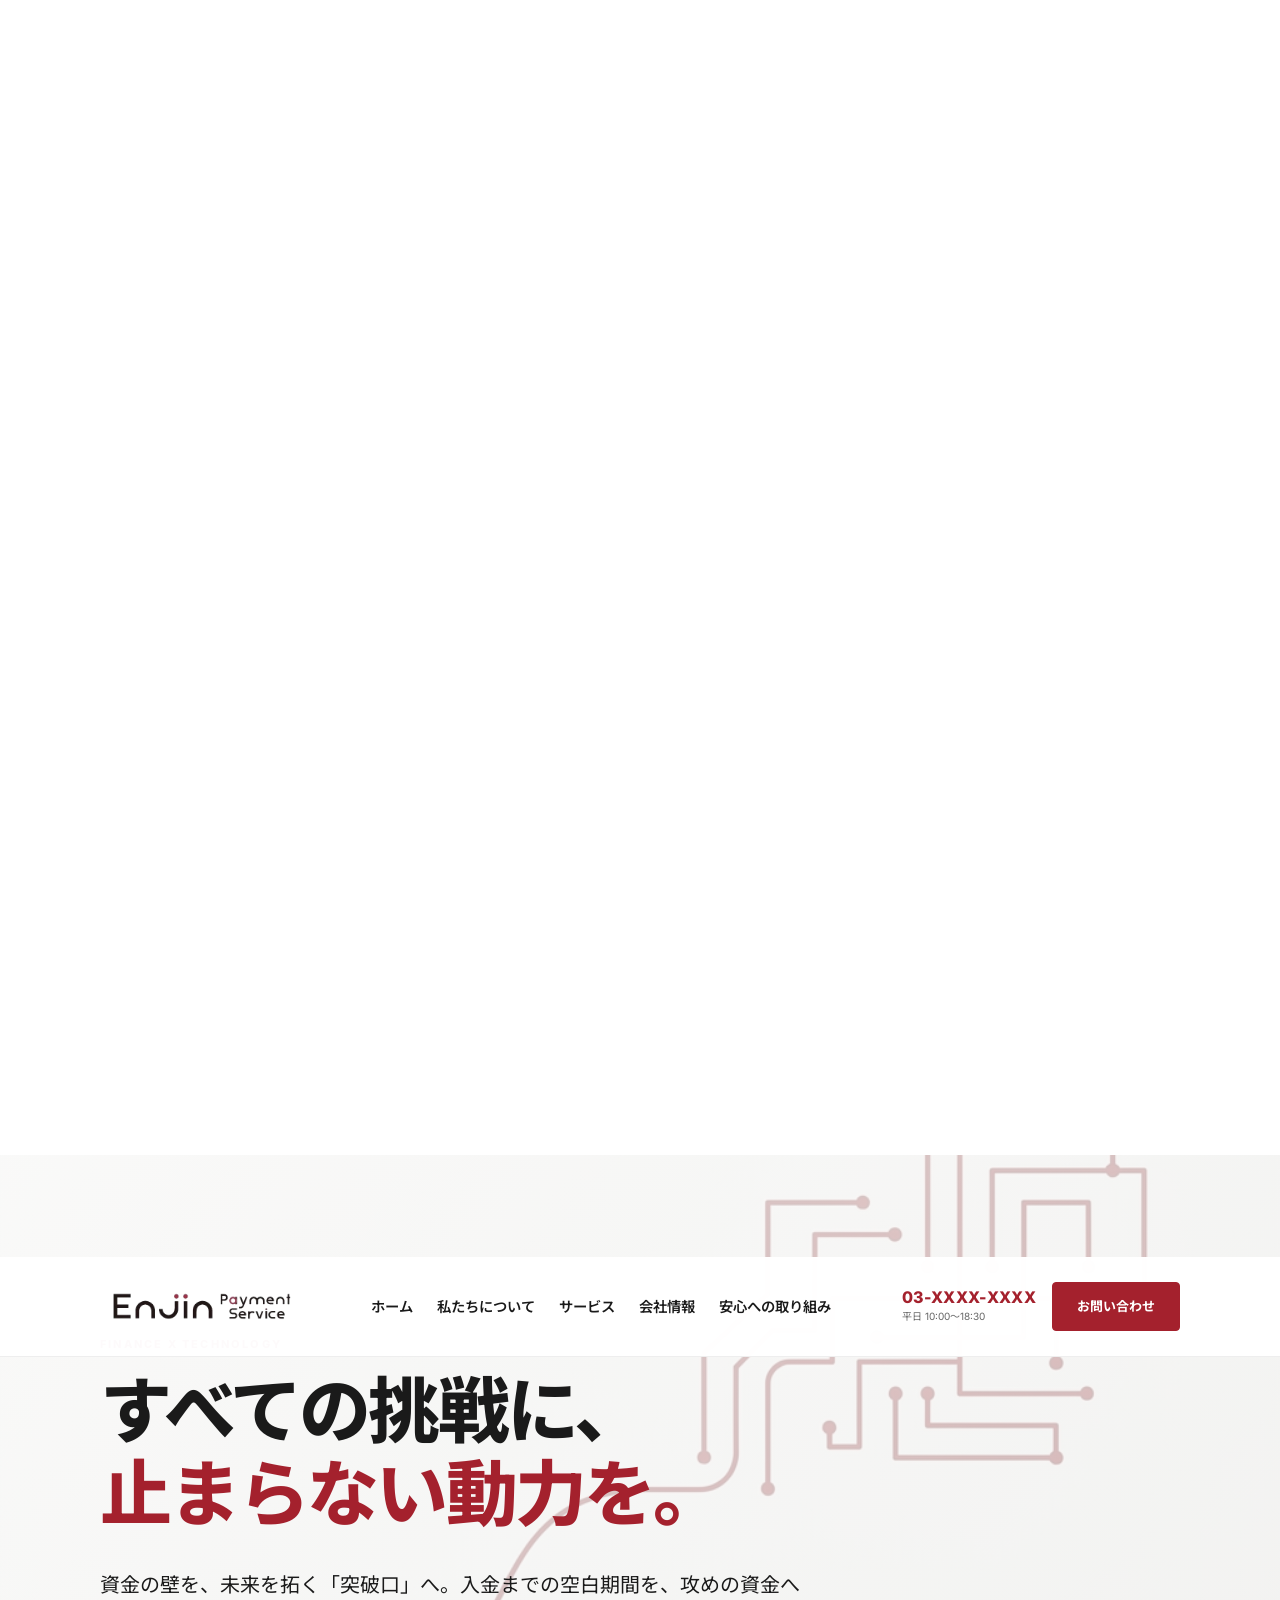
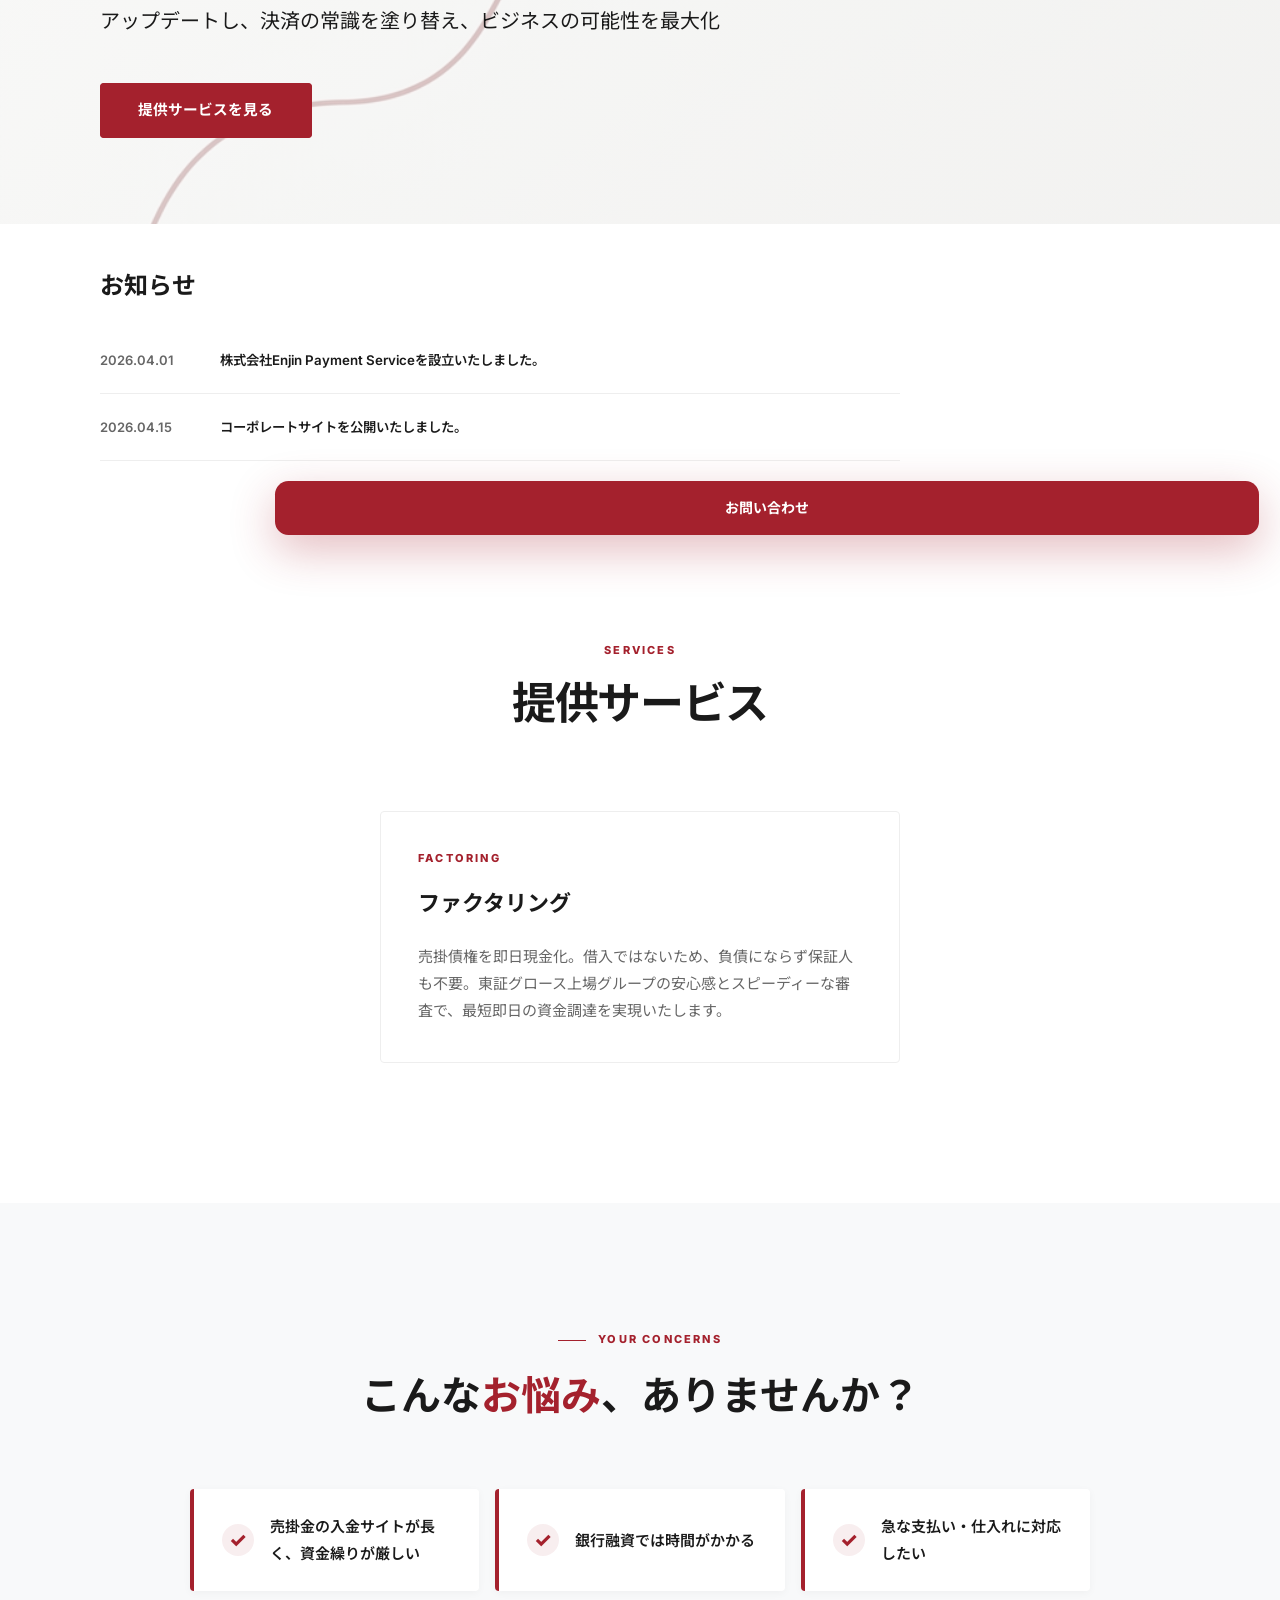
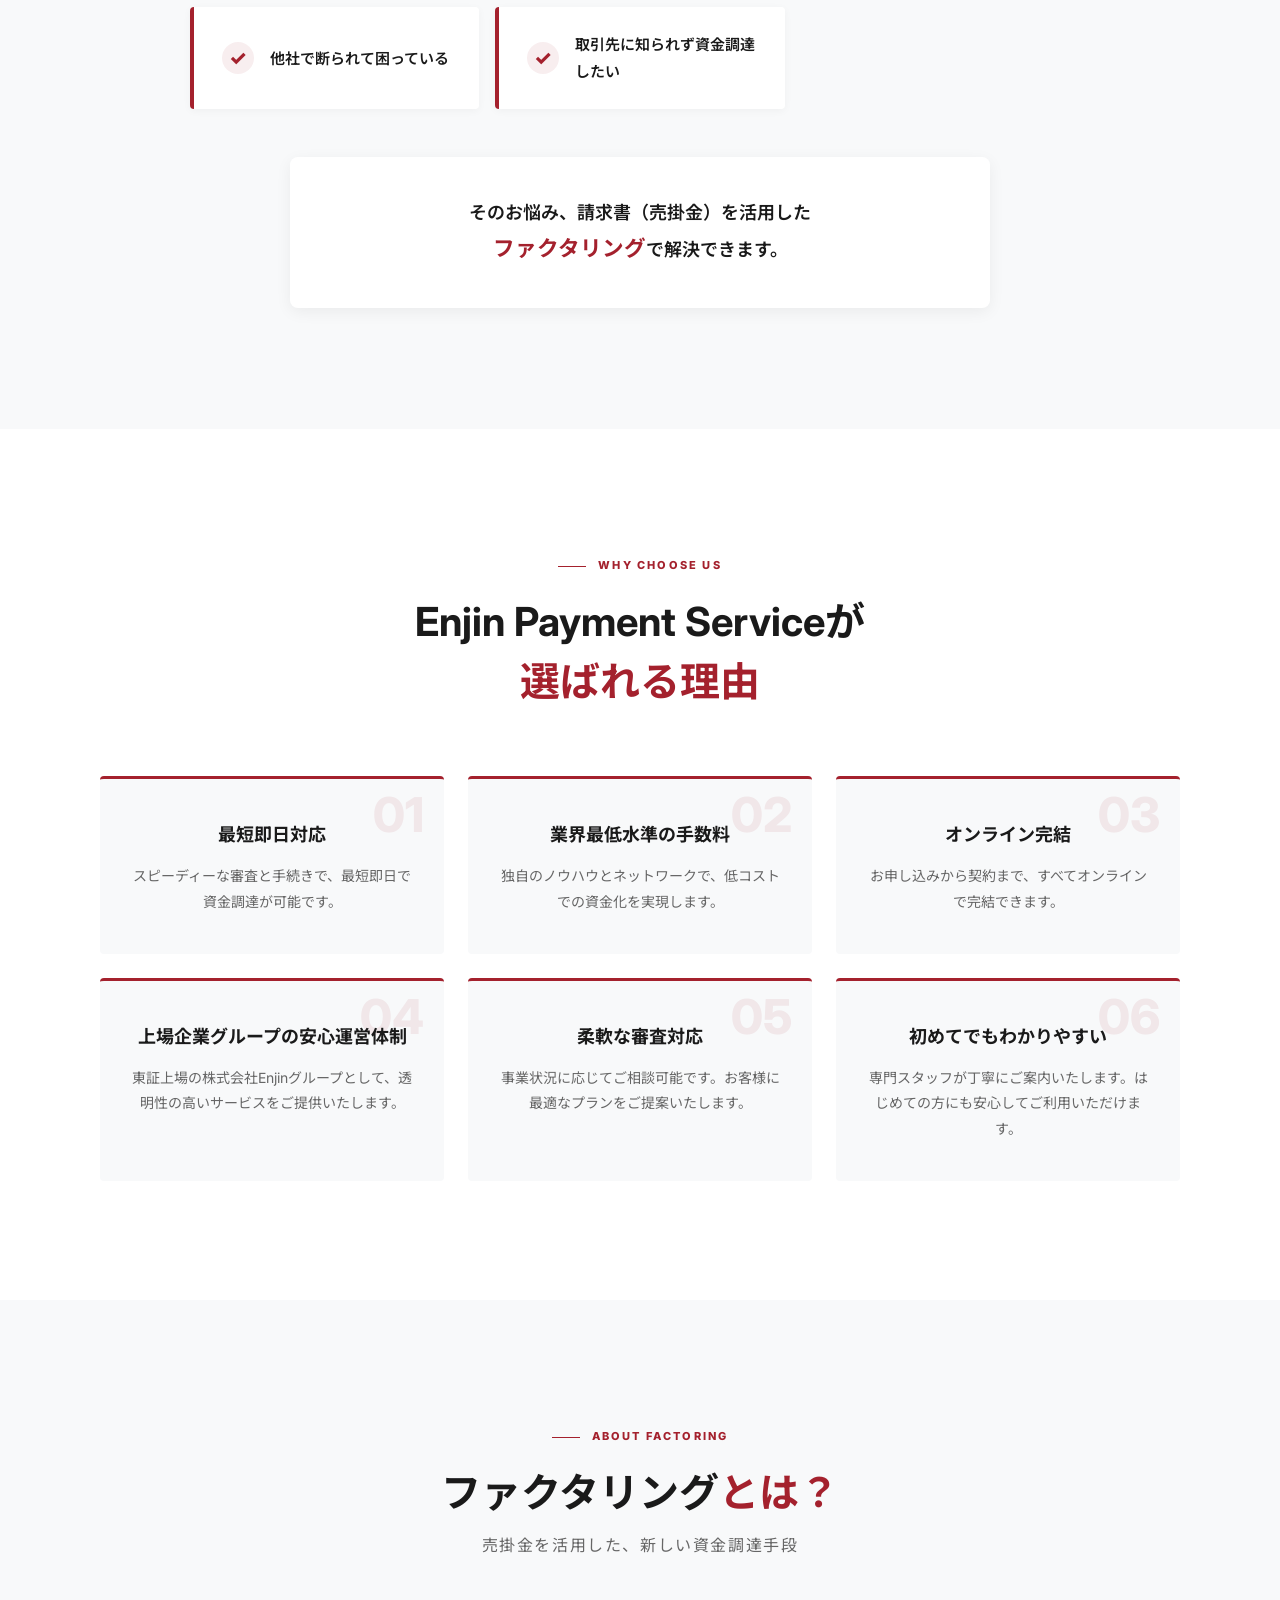
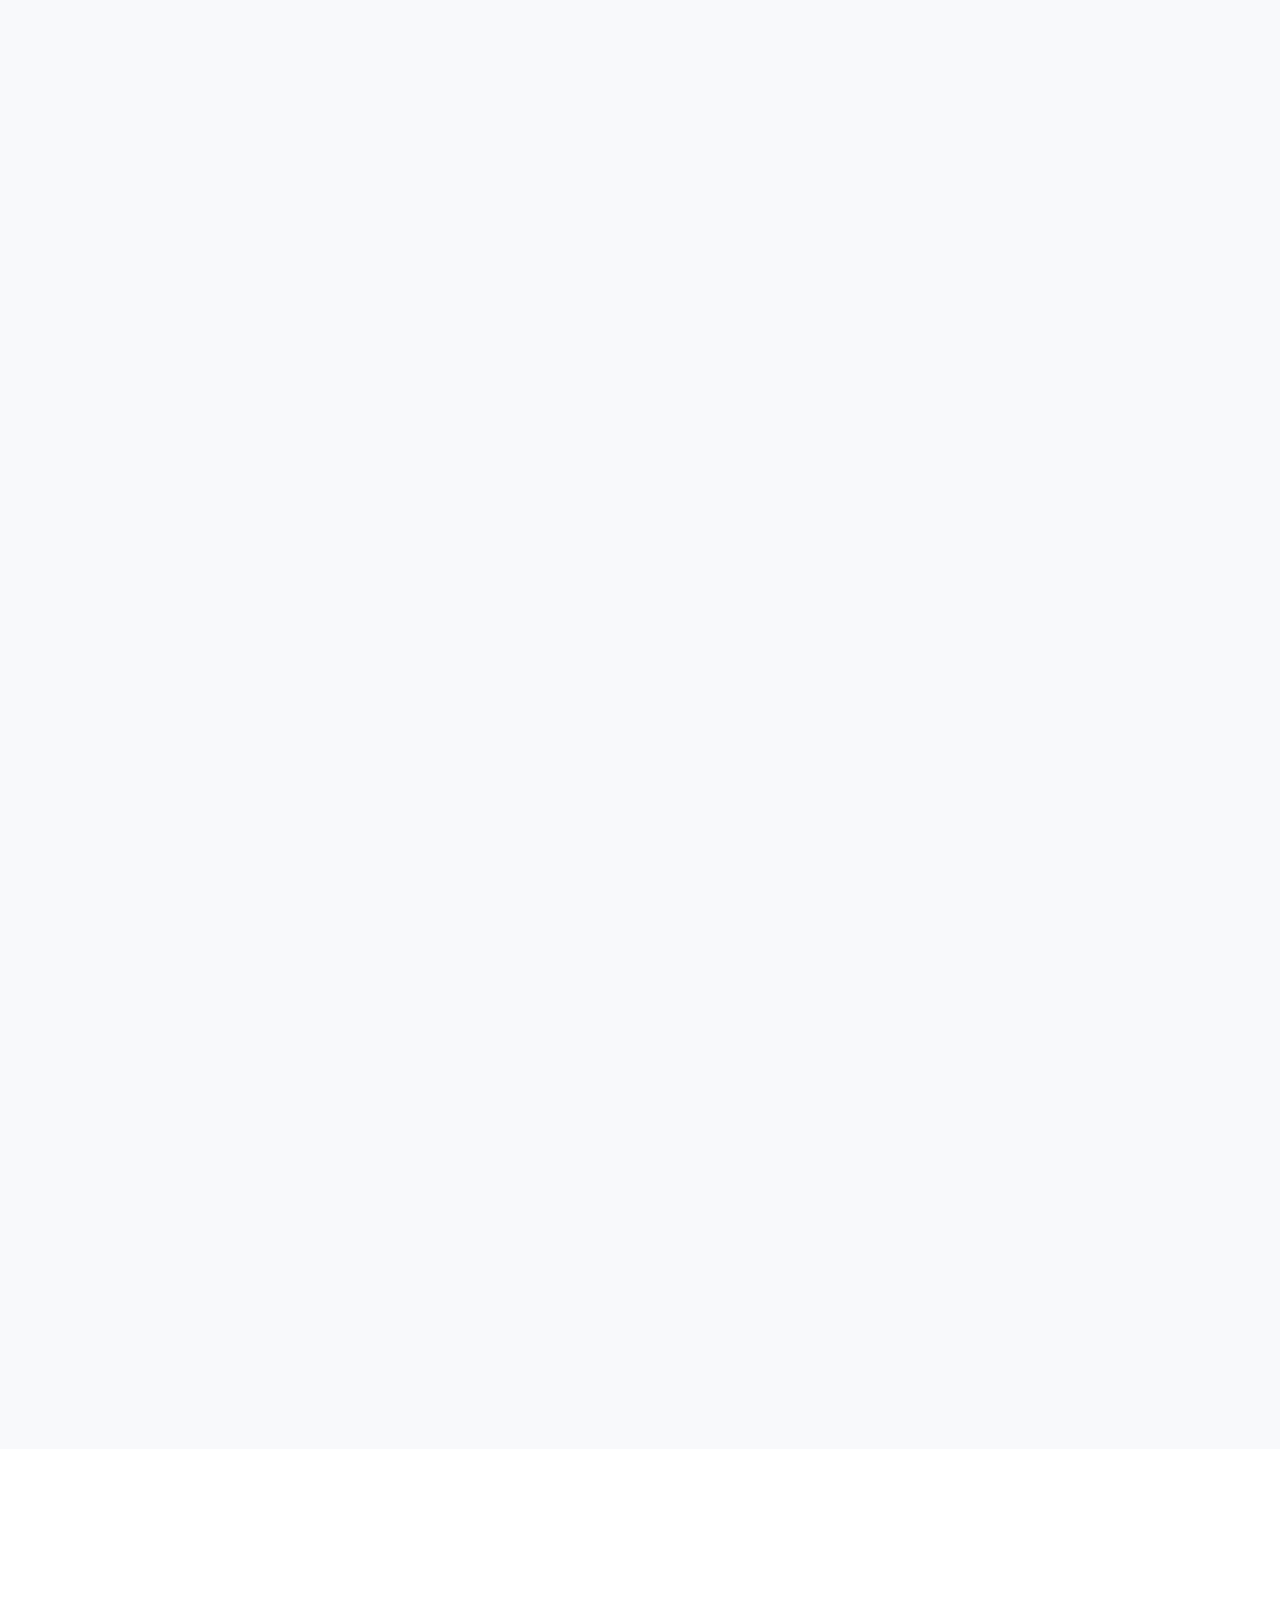
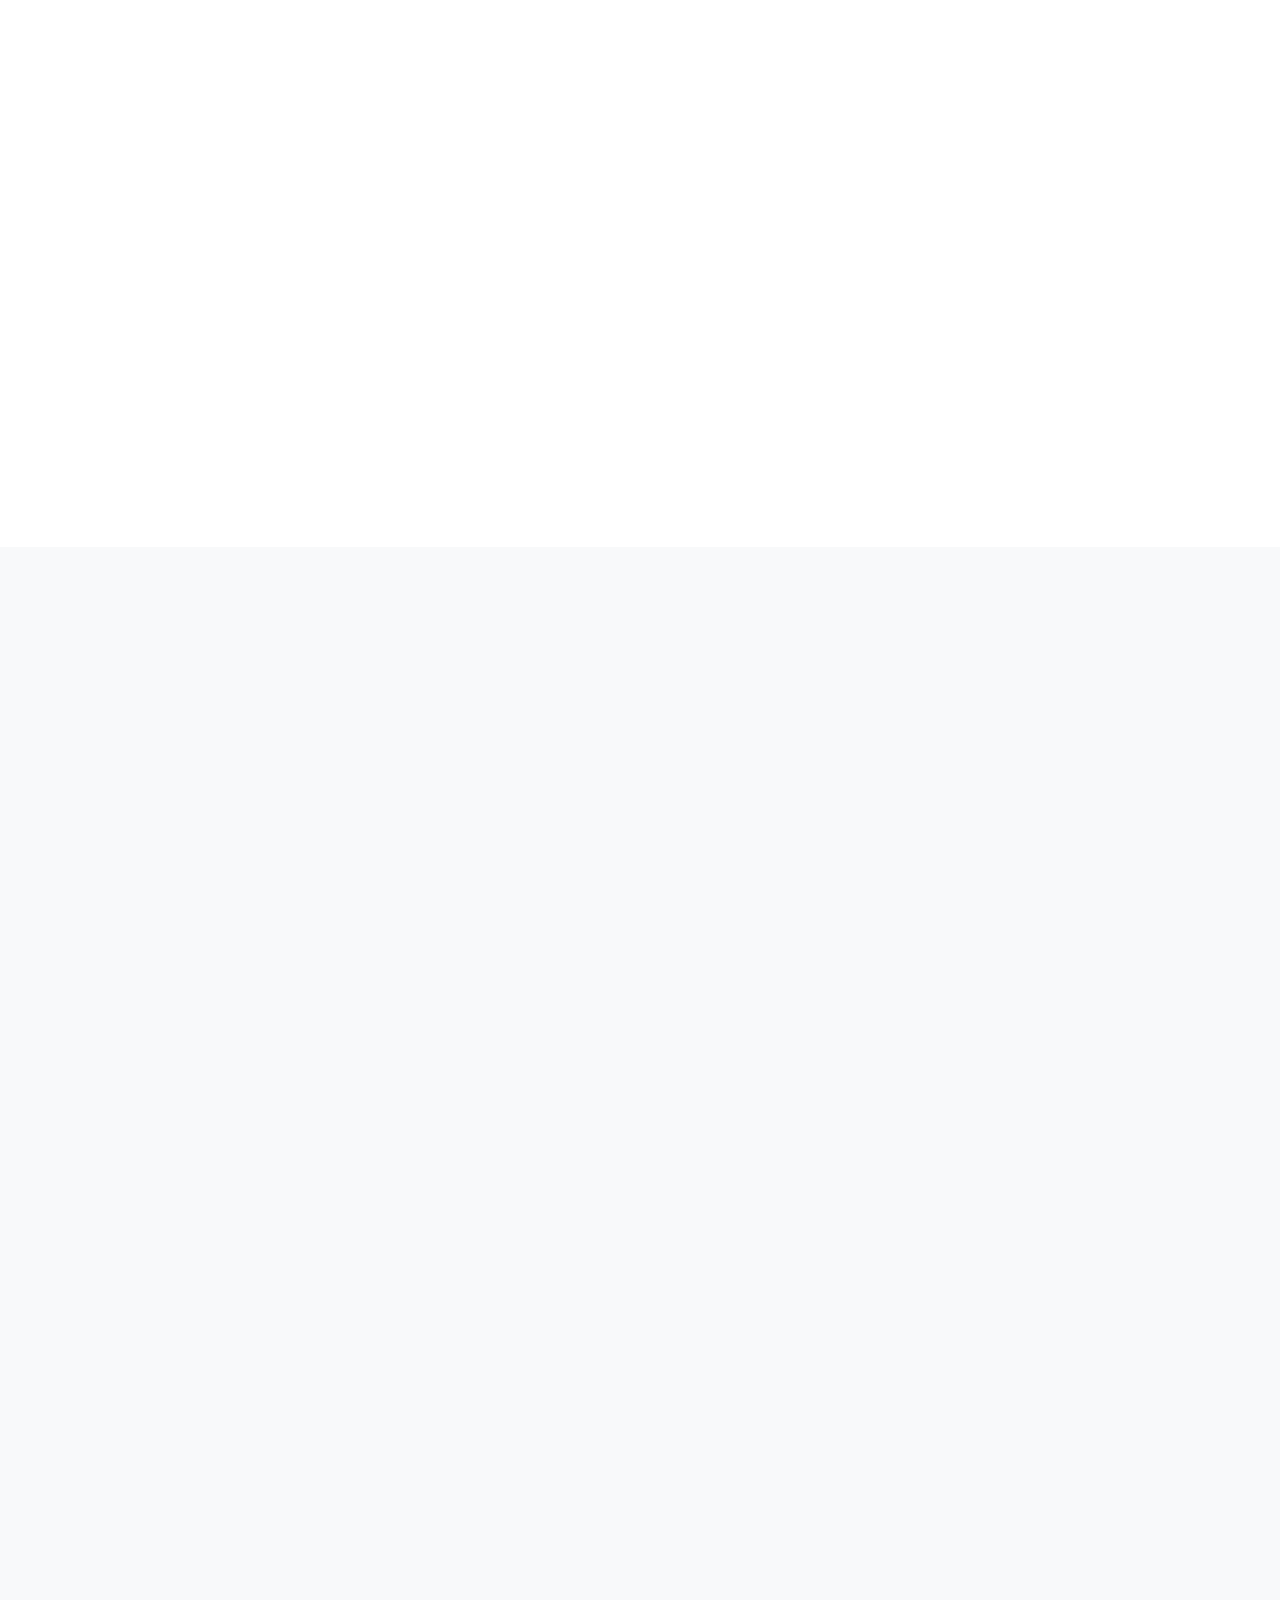
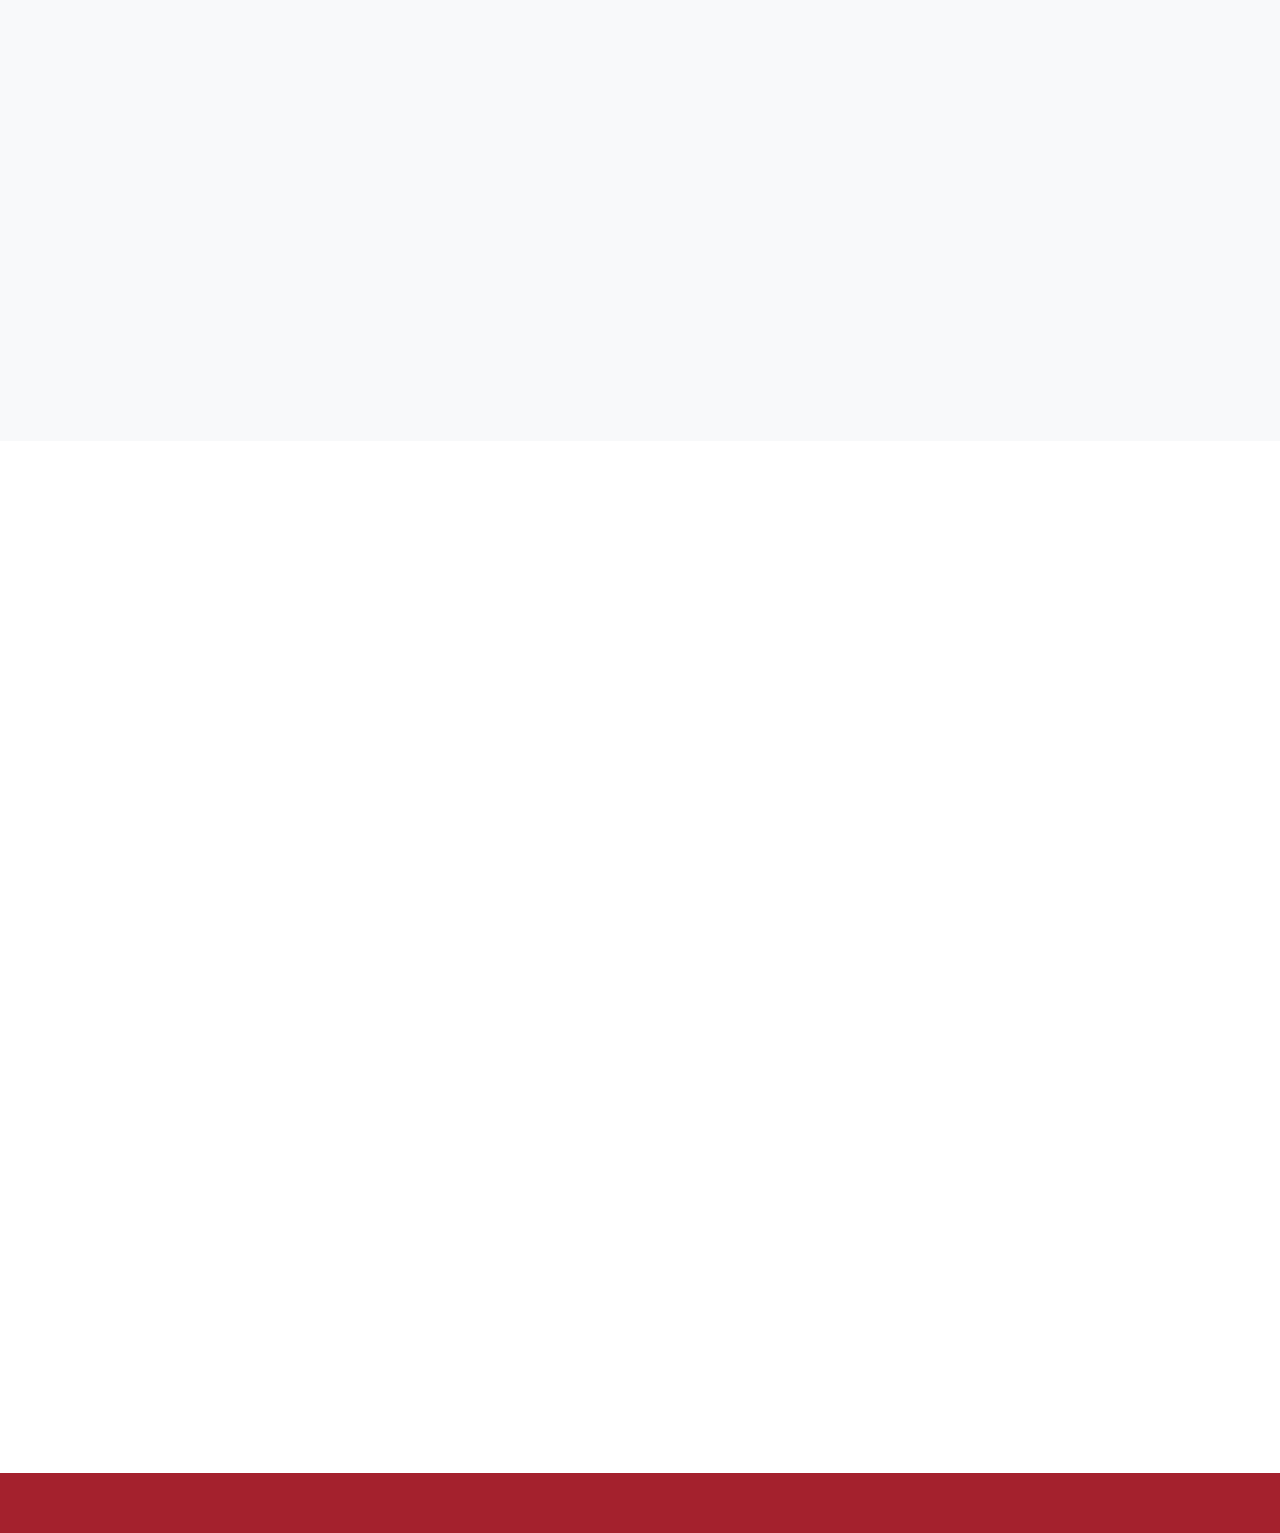
<file: index-d.html>
<!DOCTYPE html><html lang="ja"><head><meta charset="UTF-8"><meta name="viewport" content="width=device-width,initial-scale=1.0"><title>株式会社Enjin Payment Service</title></head><body><script>fetch('index.html').then(function(r){return r.text()}).then(function(h){h=h.replace("background:linear-gradient(135deg,#fafafa 0%,#f0f0f0 100%)","background:url('hero_plan_d_1776591445234.png') center/cover no-repeat");document.open();document.write(h);document.close();setTimeout(function(){var s=document.querySelector('.hero-simple');if(s){s.style.position='relative';var o=document.createElement('div');o.style.cssText='position:absolute;inset:0;background:linear-gradient(135deg,rgba(250,250,250,0.82),rgba(240,240,240,0.72));z-index:0';s.insertBefore(o,s.firstChild);var c=s.querySelector('.container');if(c){c.style.position='relative';c.style.zIndex='2'}}},200);});</script></body></html>
</file>
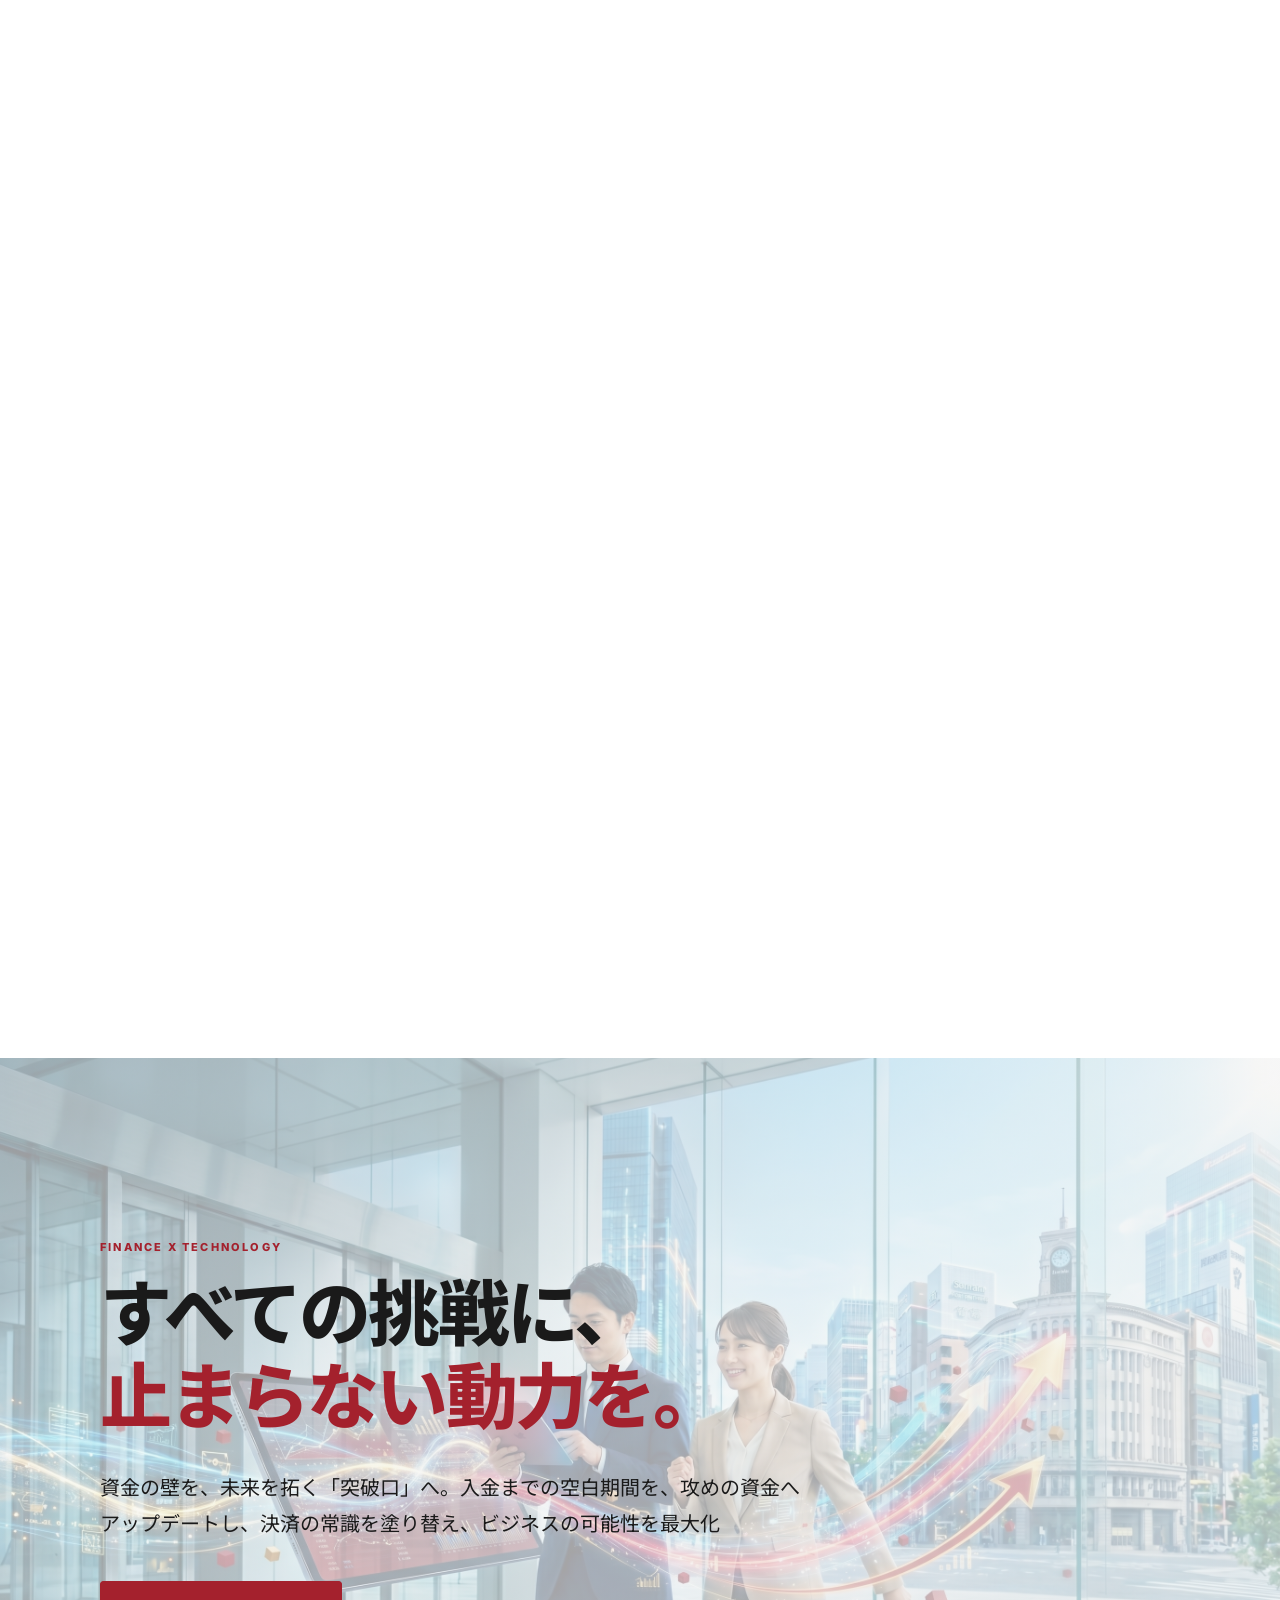
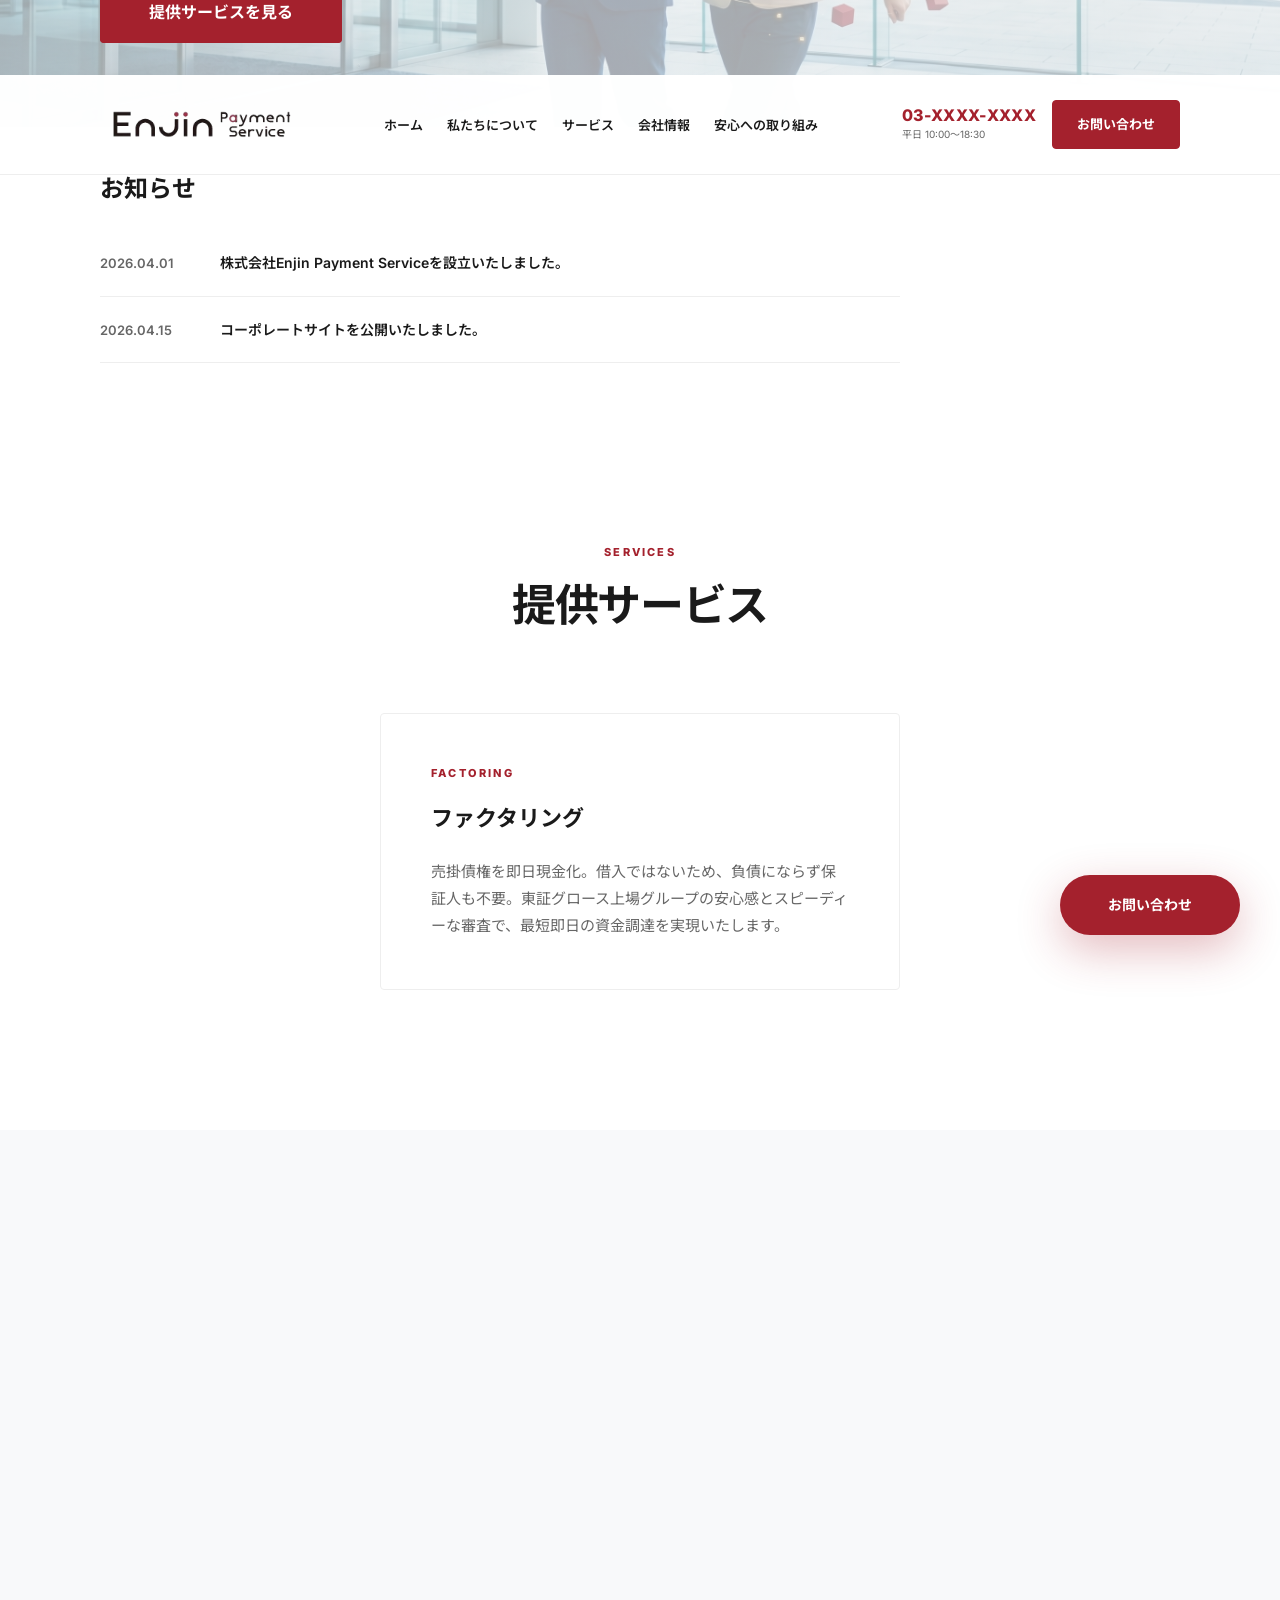
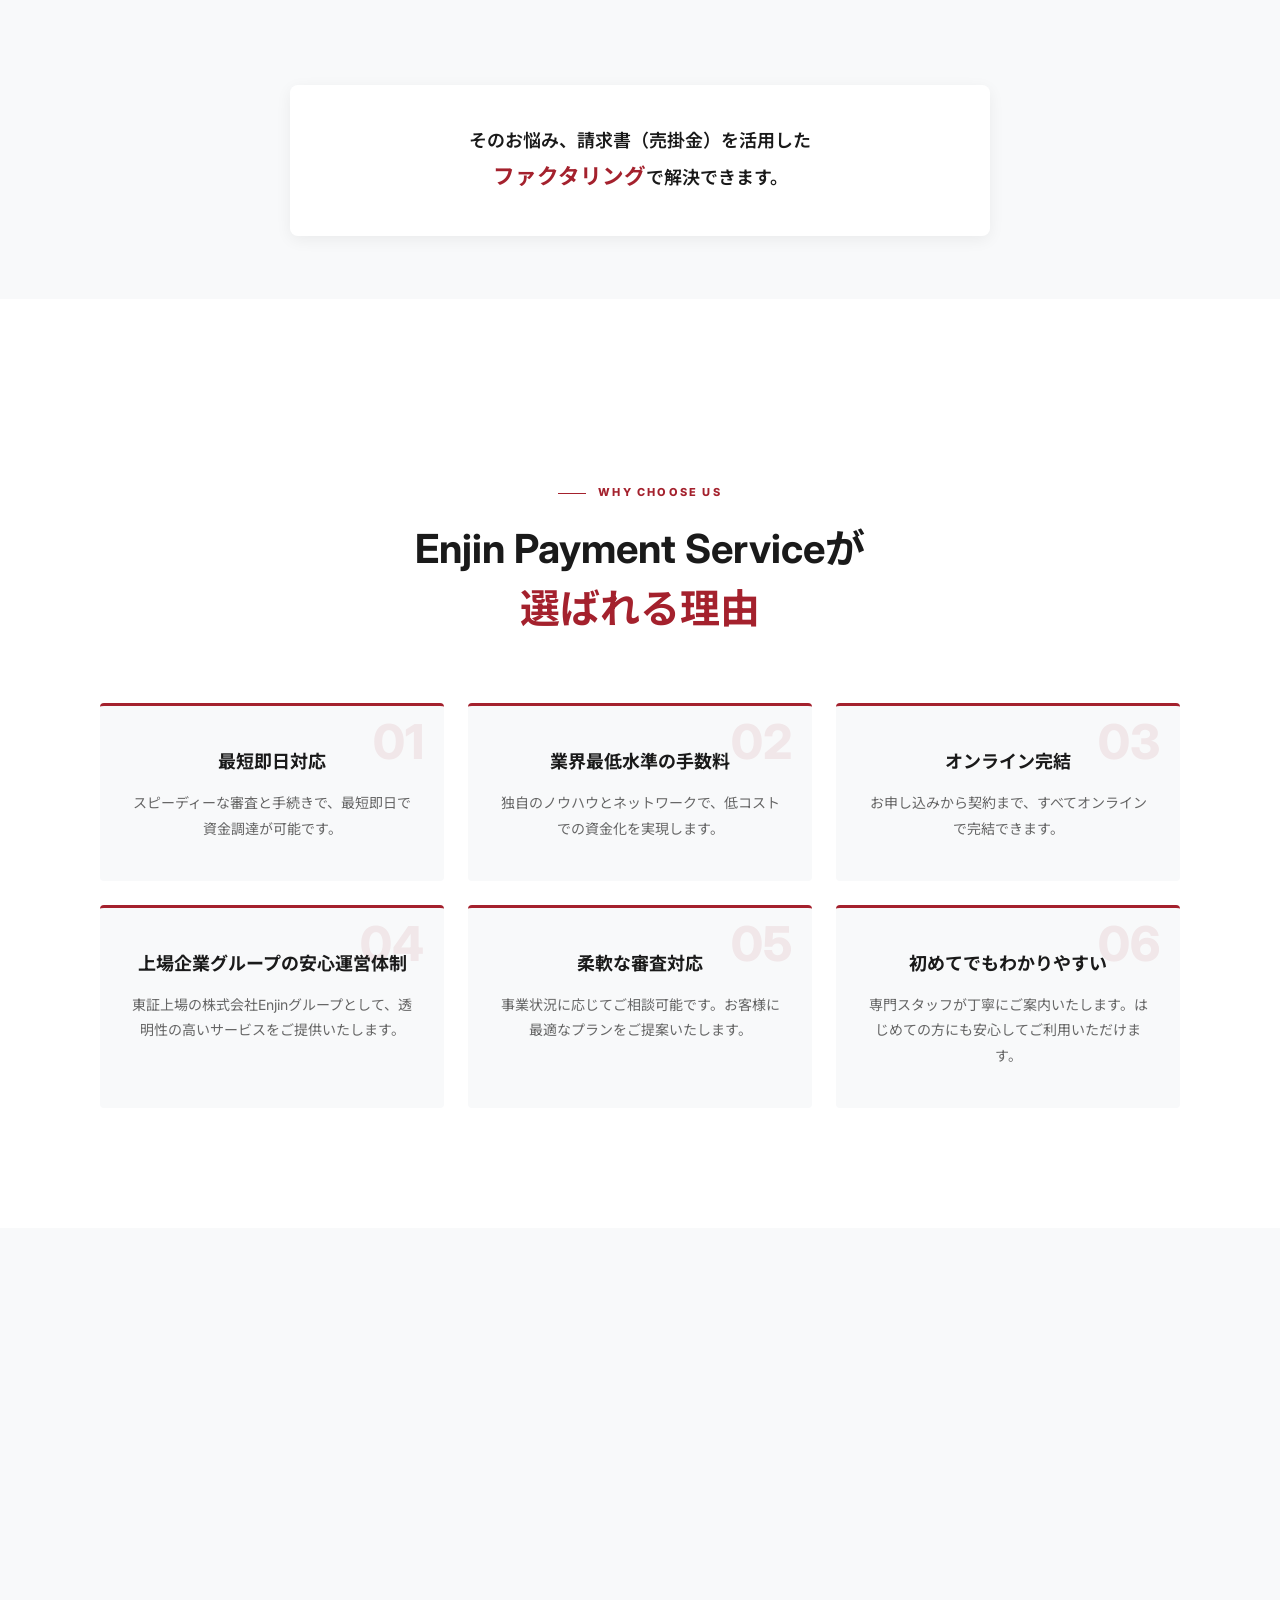
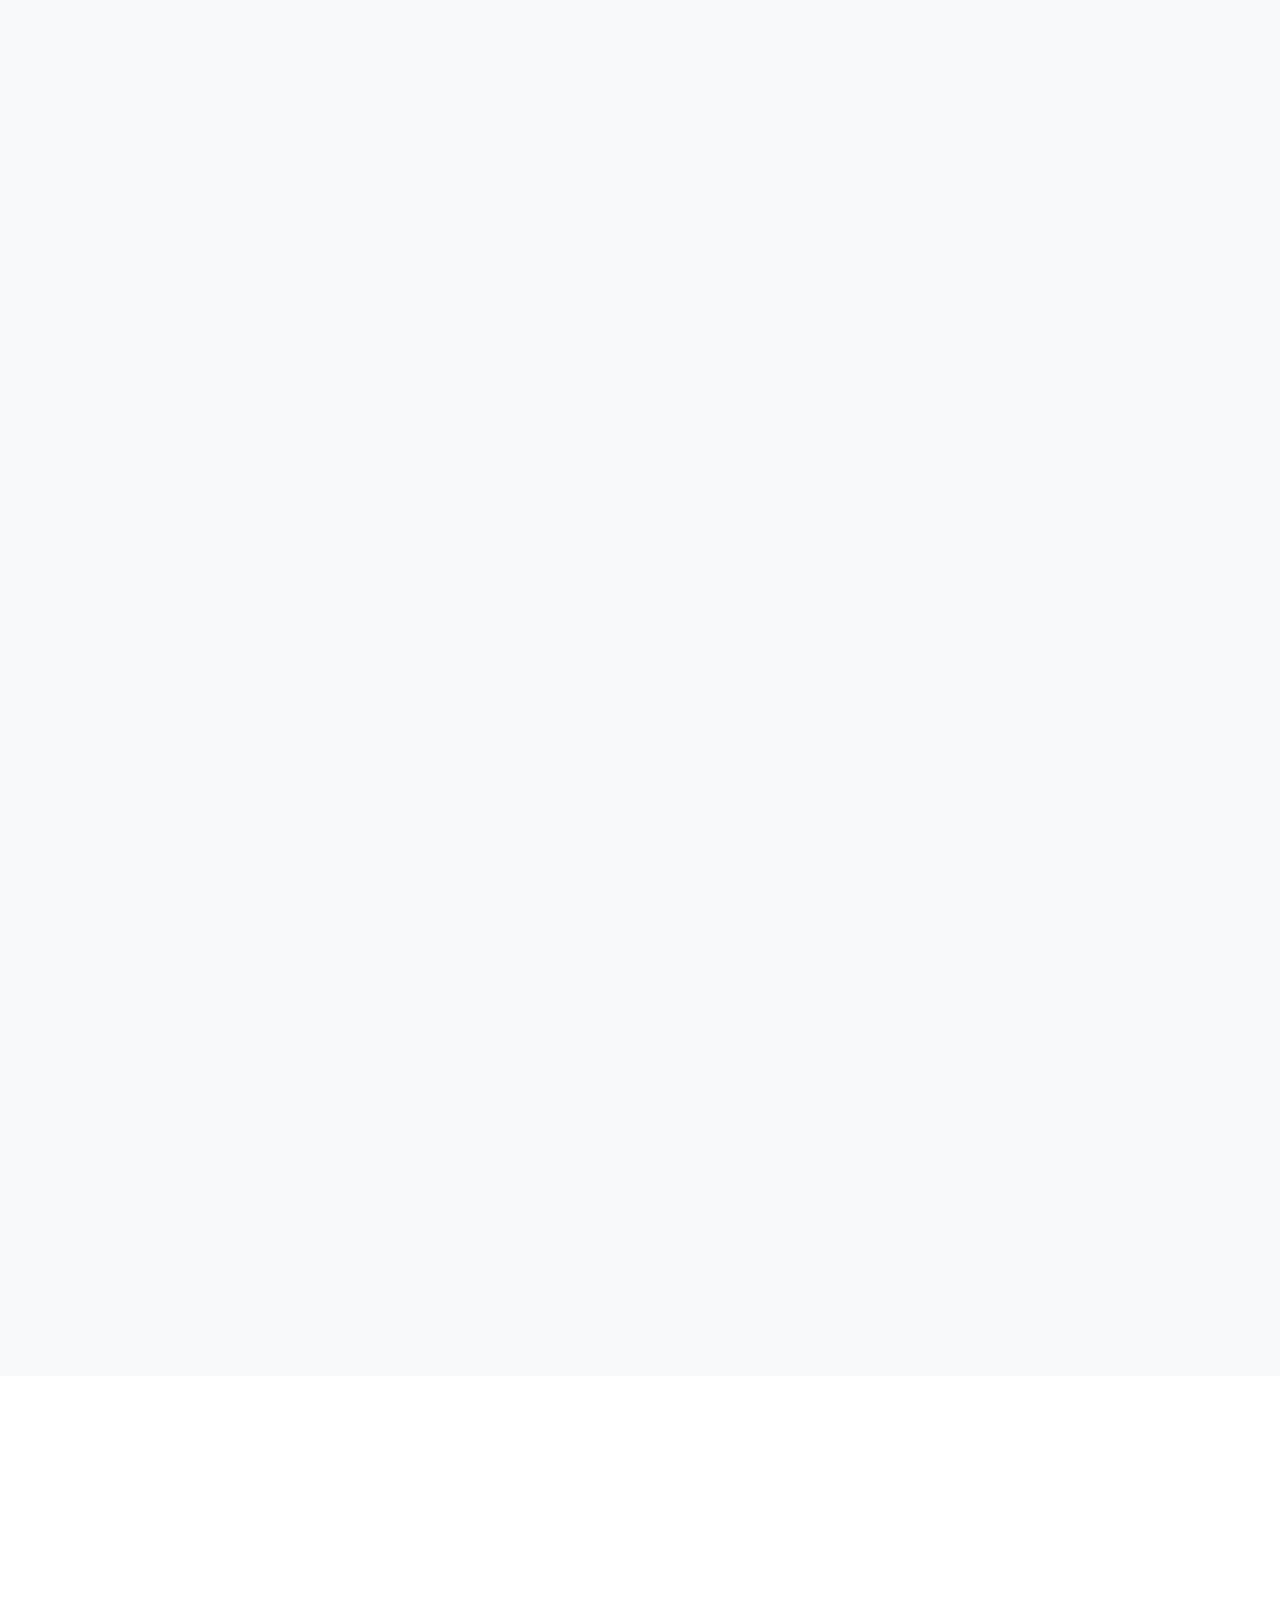
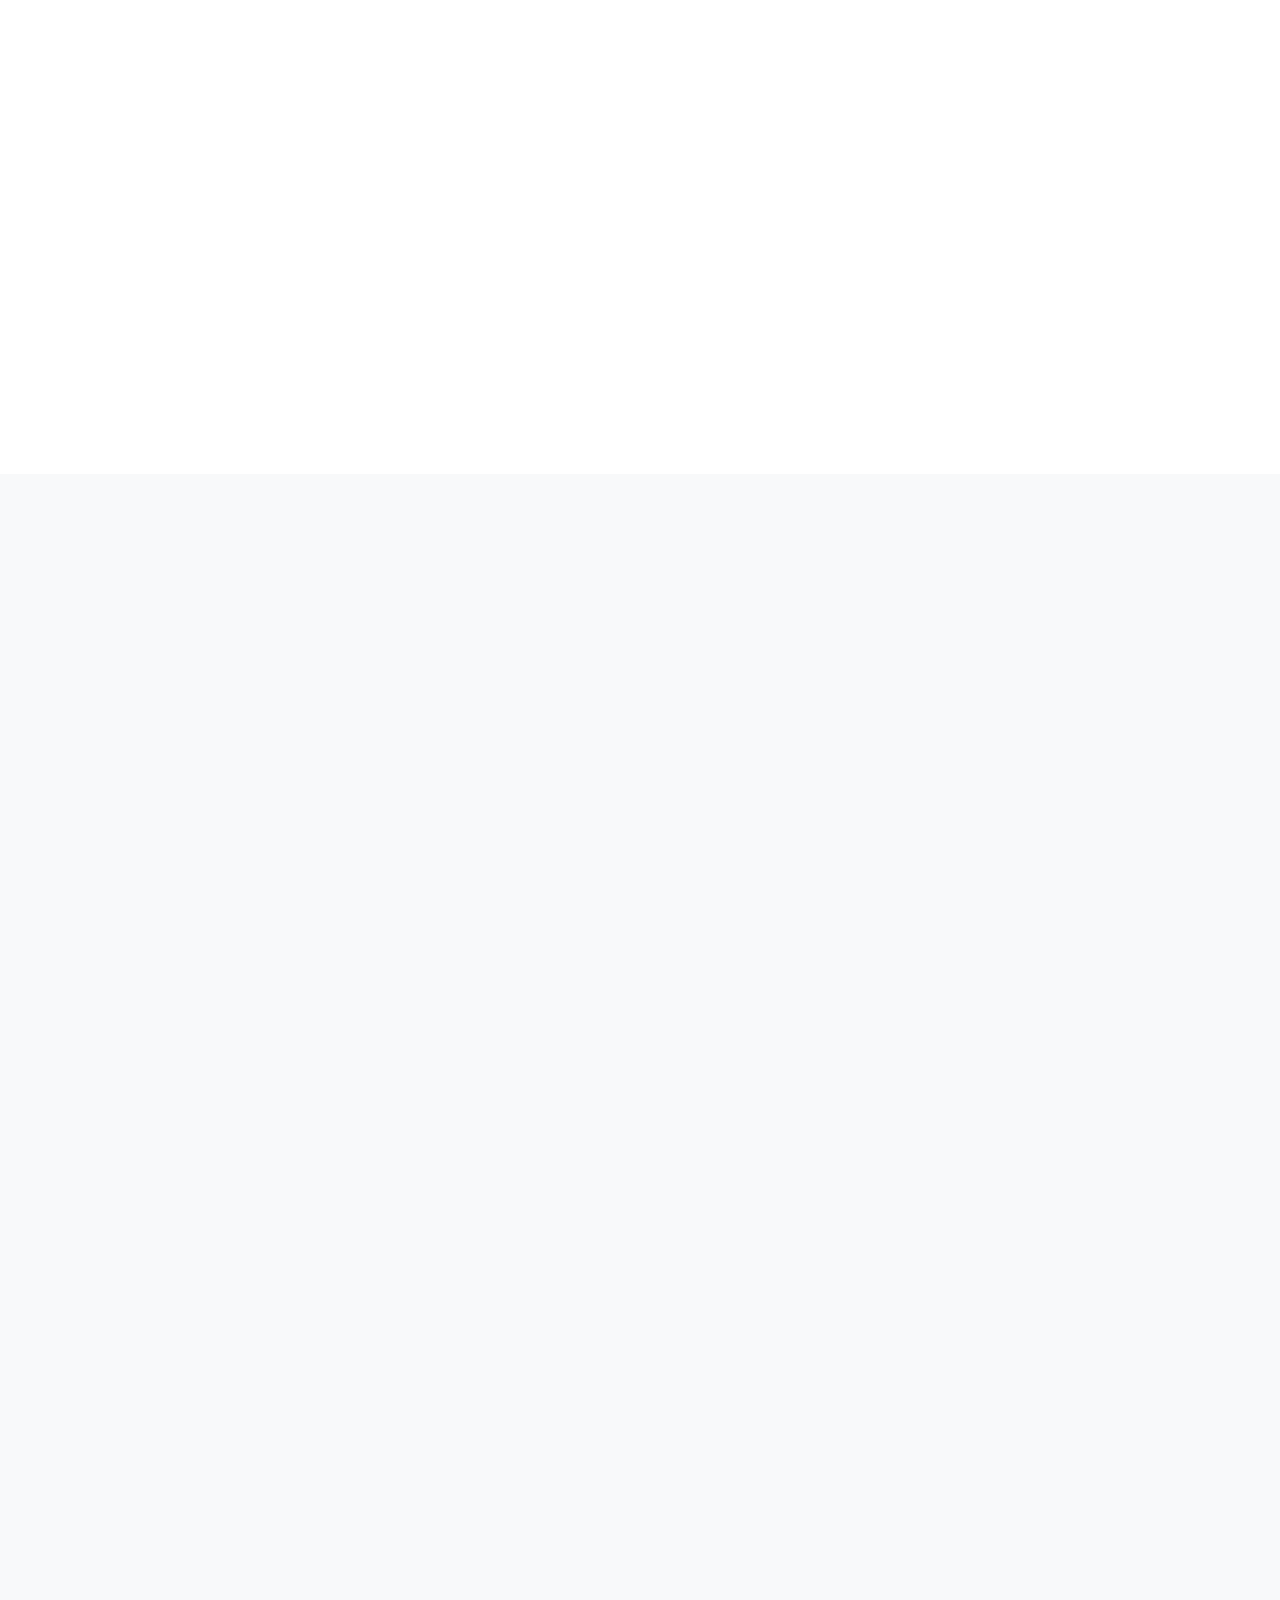
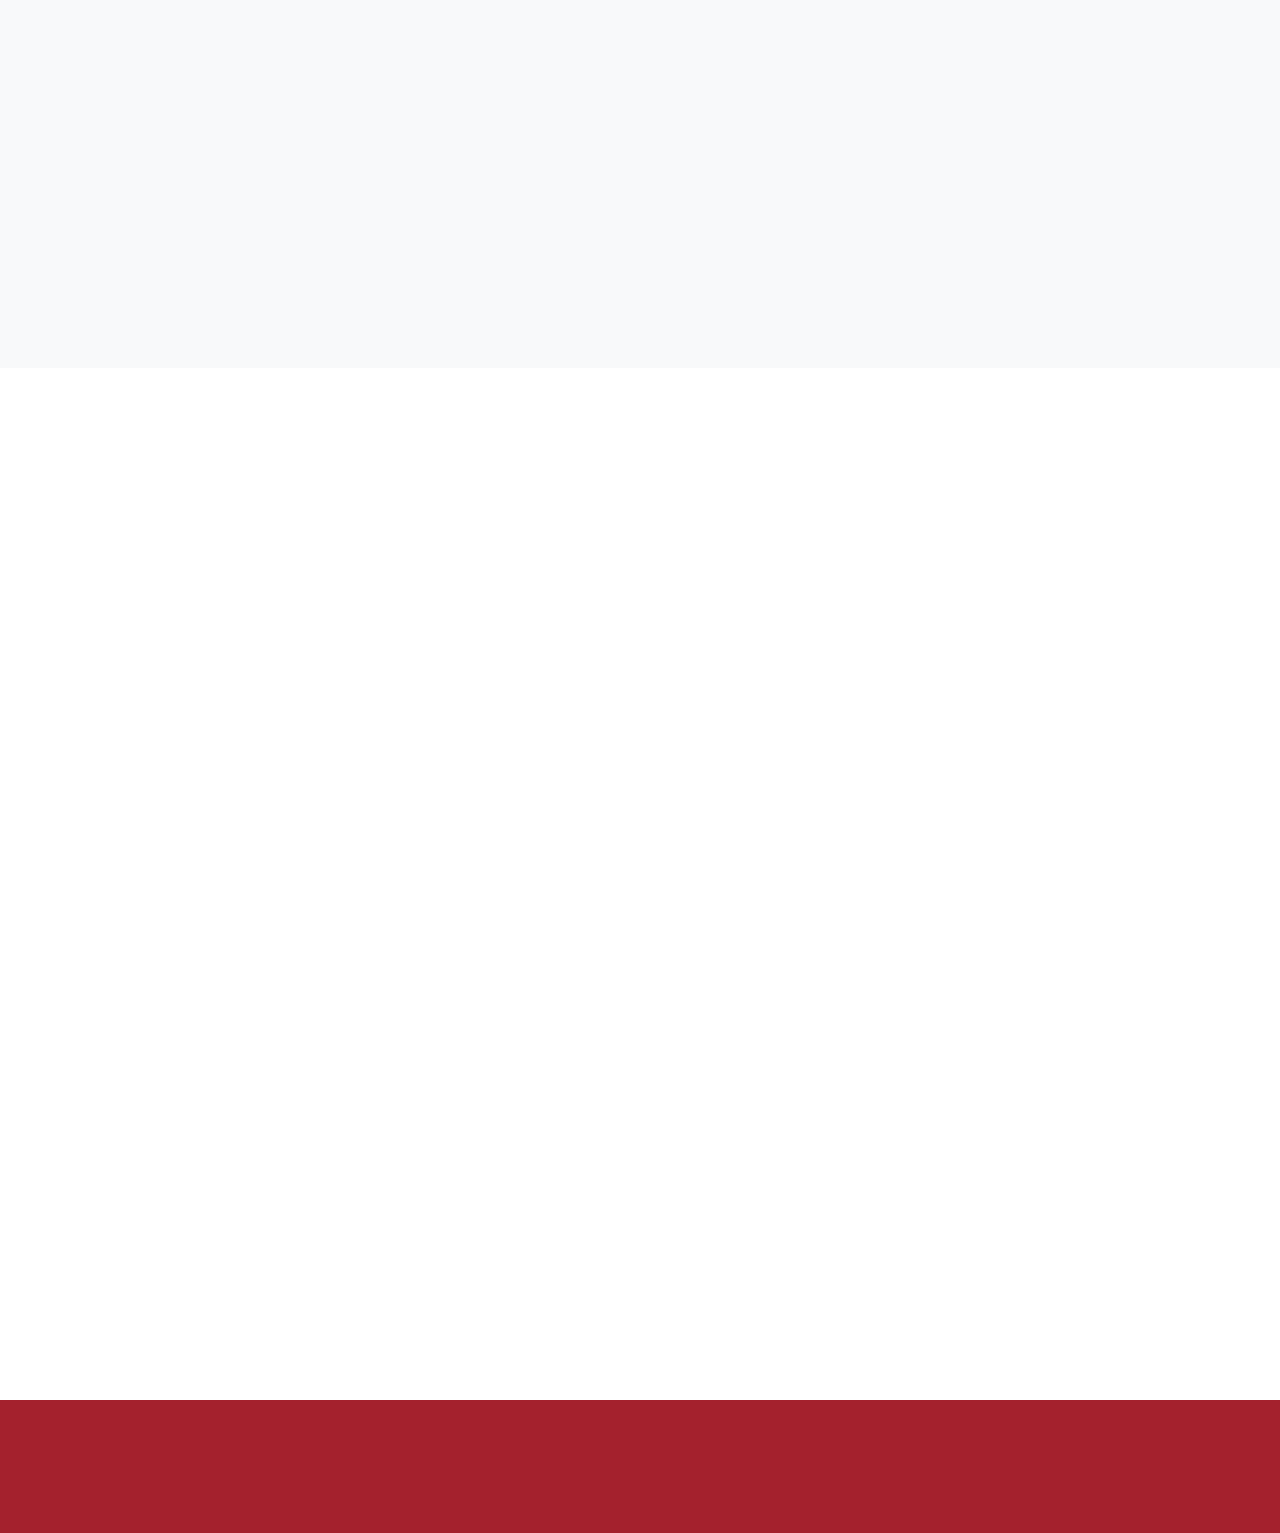
<file: index-e.html>
<!DOCTYPE html><html lang="ja"><head><meta charset="UTF-8"><meta name="viewport" content="width=device-width,initial-scale=1.0"><title>株式会社Enjin Payment Service</title></head><body><script>fetch('index.html').then(function(r){return r.text()}).then(function(h){h=h.replace("background:linear-gradient(135deg,#fafafa 0%,#f0f0f0 100%)","background:url('hero_plan_e.jpeg') center/cover no-repeat");document.open();document.write(h);document.close();setTimeout(function(){var s=document.querySelector('.hero-simple');if(s){s.style.position='relative';var o=document.createElement('div');o.style.cssText='position:absolute;inset:0;background:linear-gradient(135deg,rgba(250,250,250,0.62),rgba(240,240,240,0.72));z-index:0';s.insertBefore(o,s.firstChild);var c=s.querySelector('.container');if(c){c.style.position='relative';c.style.zIndex='2'}}},200);});</script></body></html>
</file>
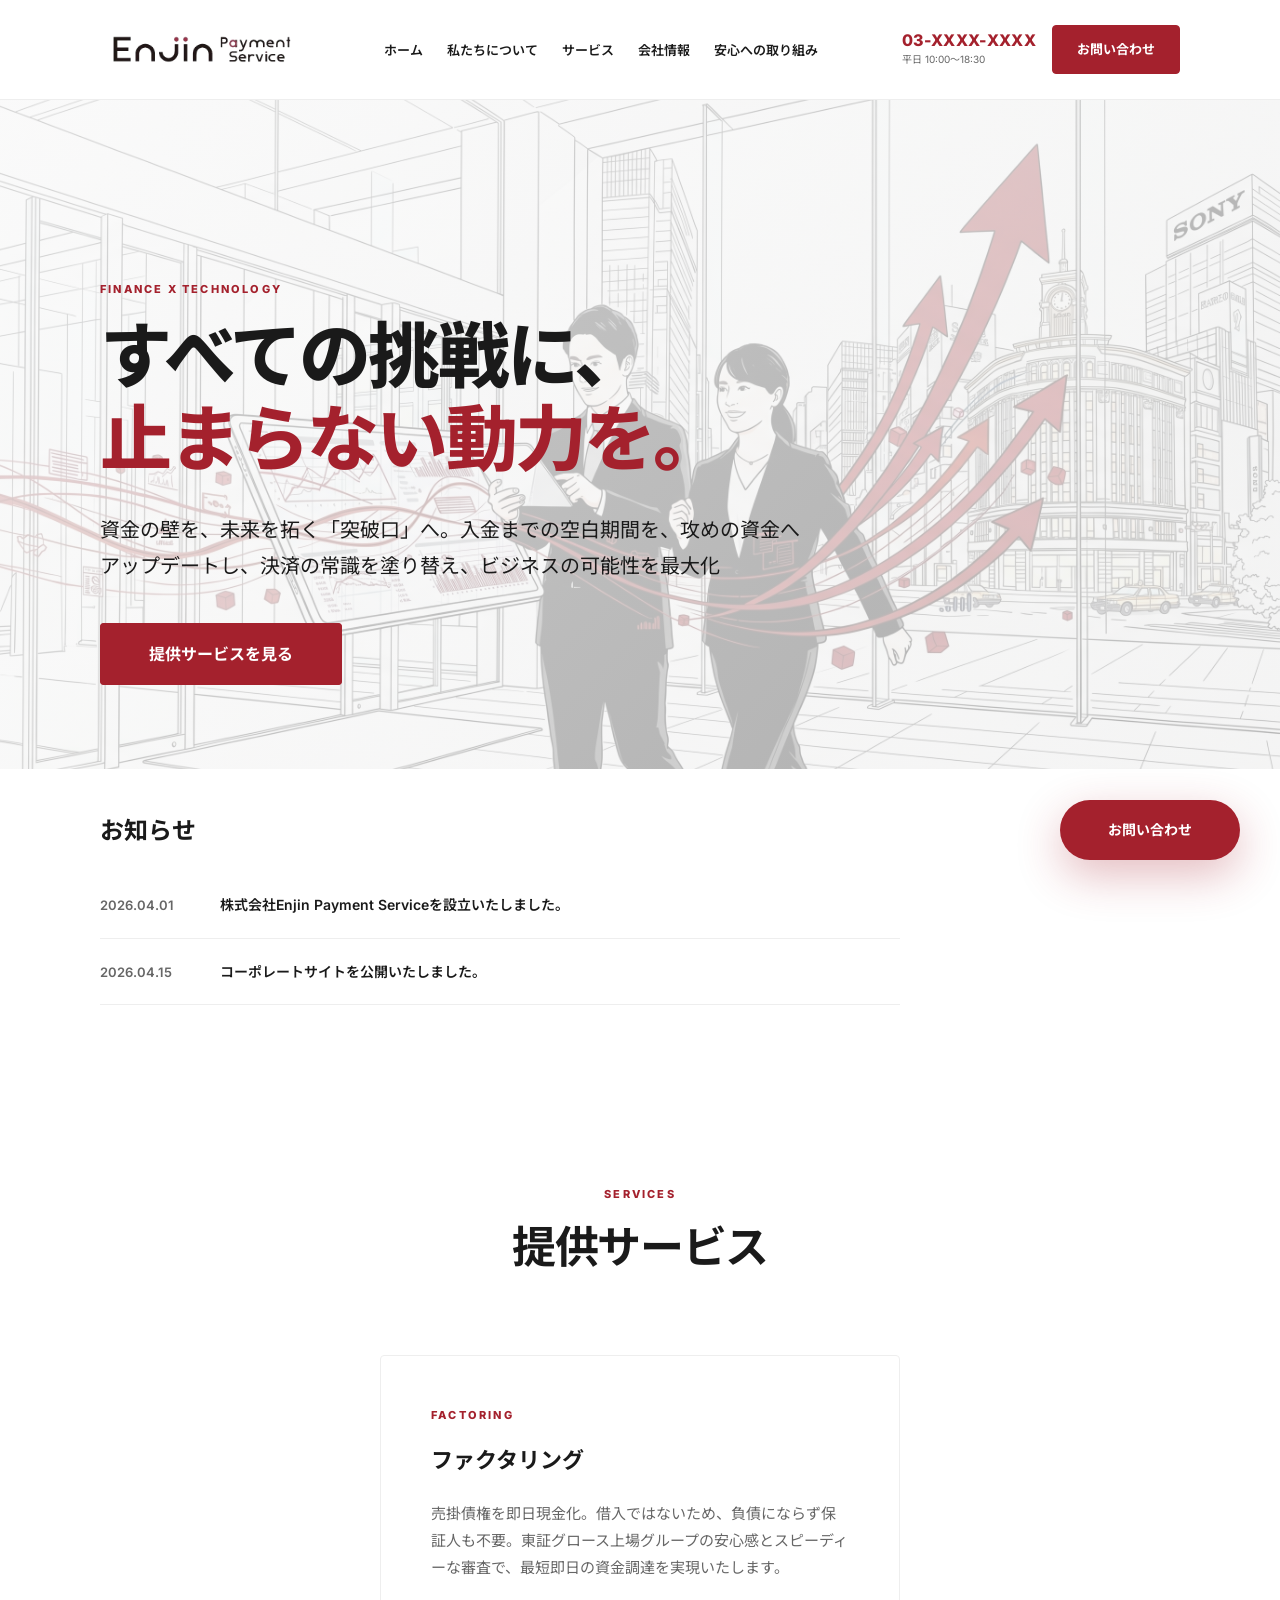
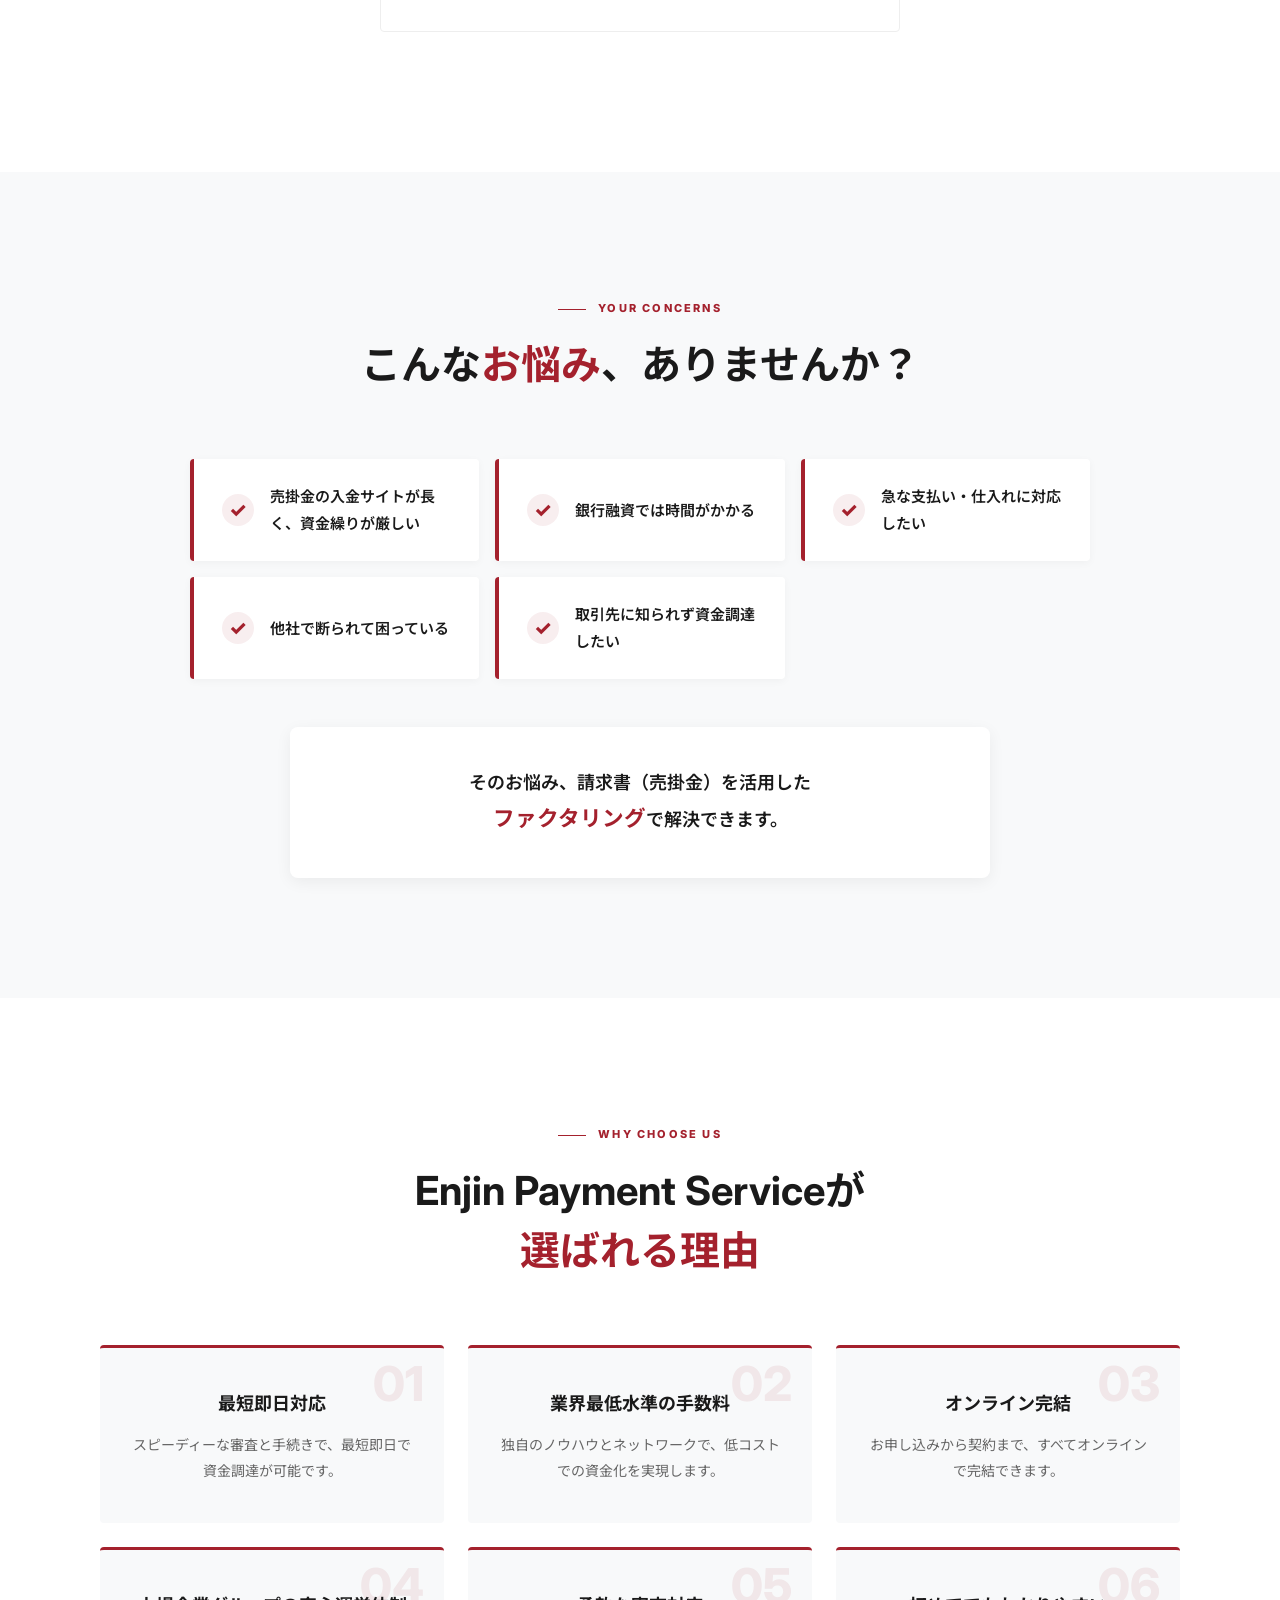
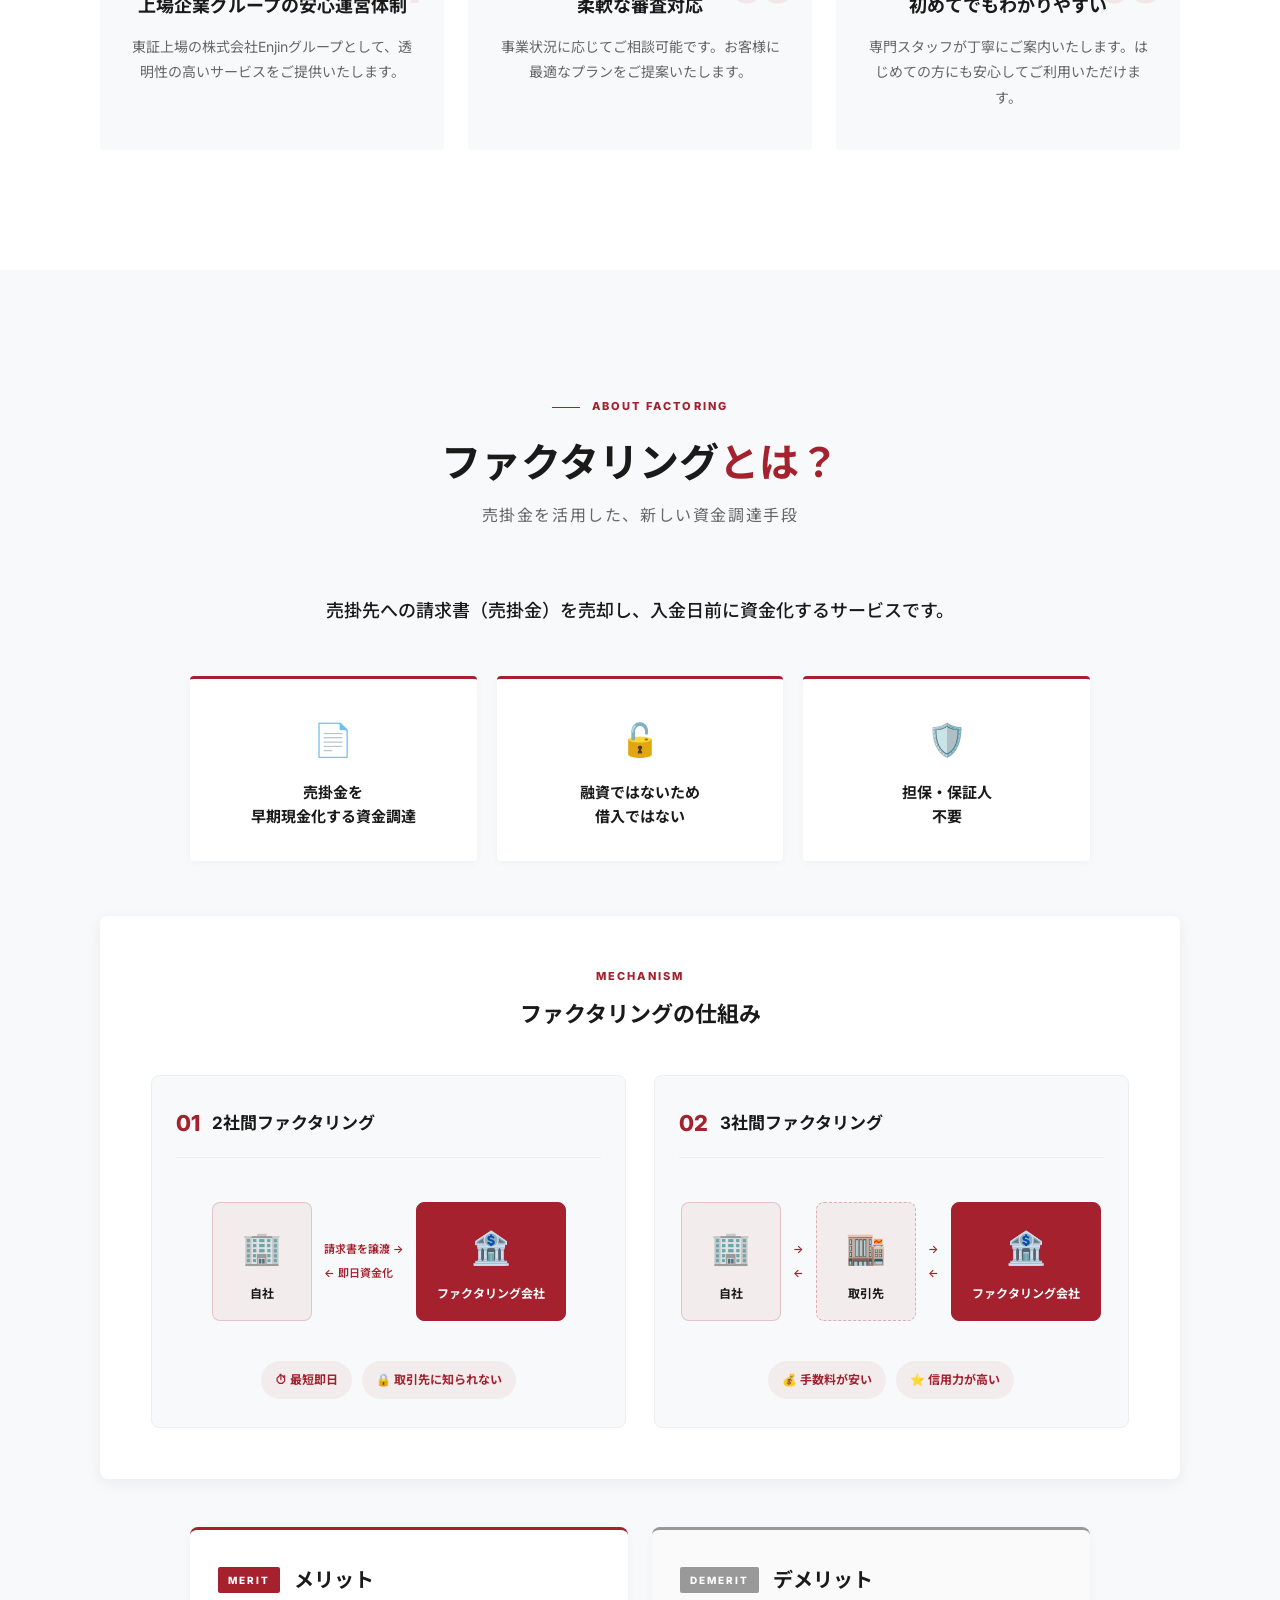
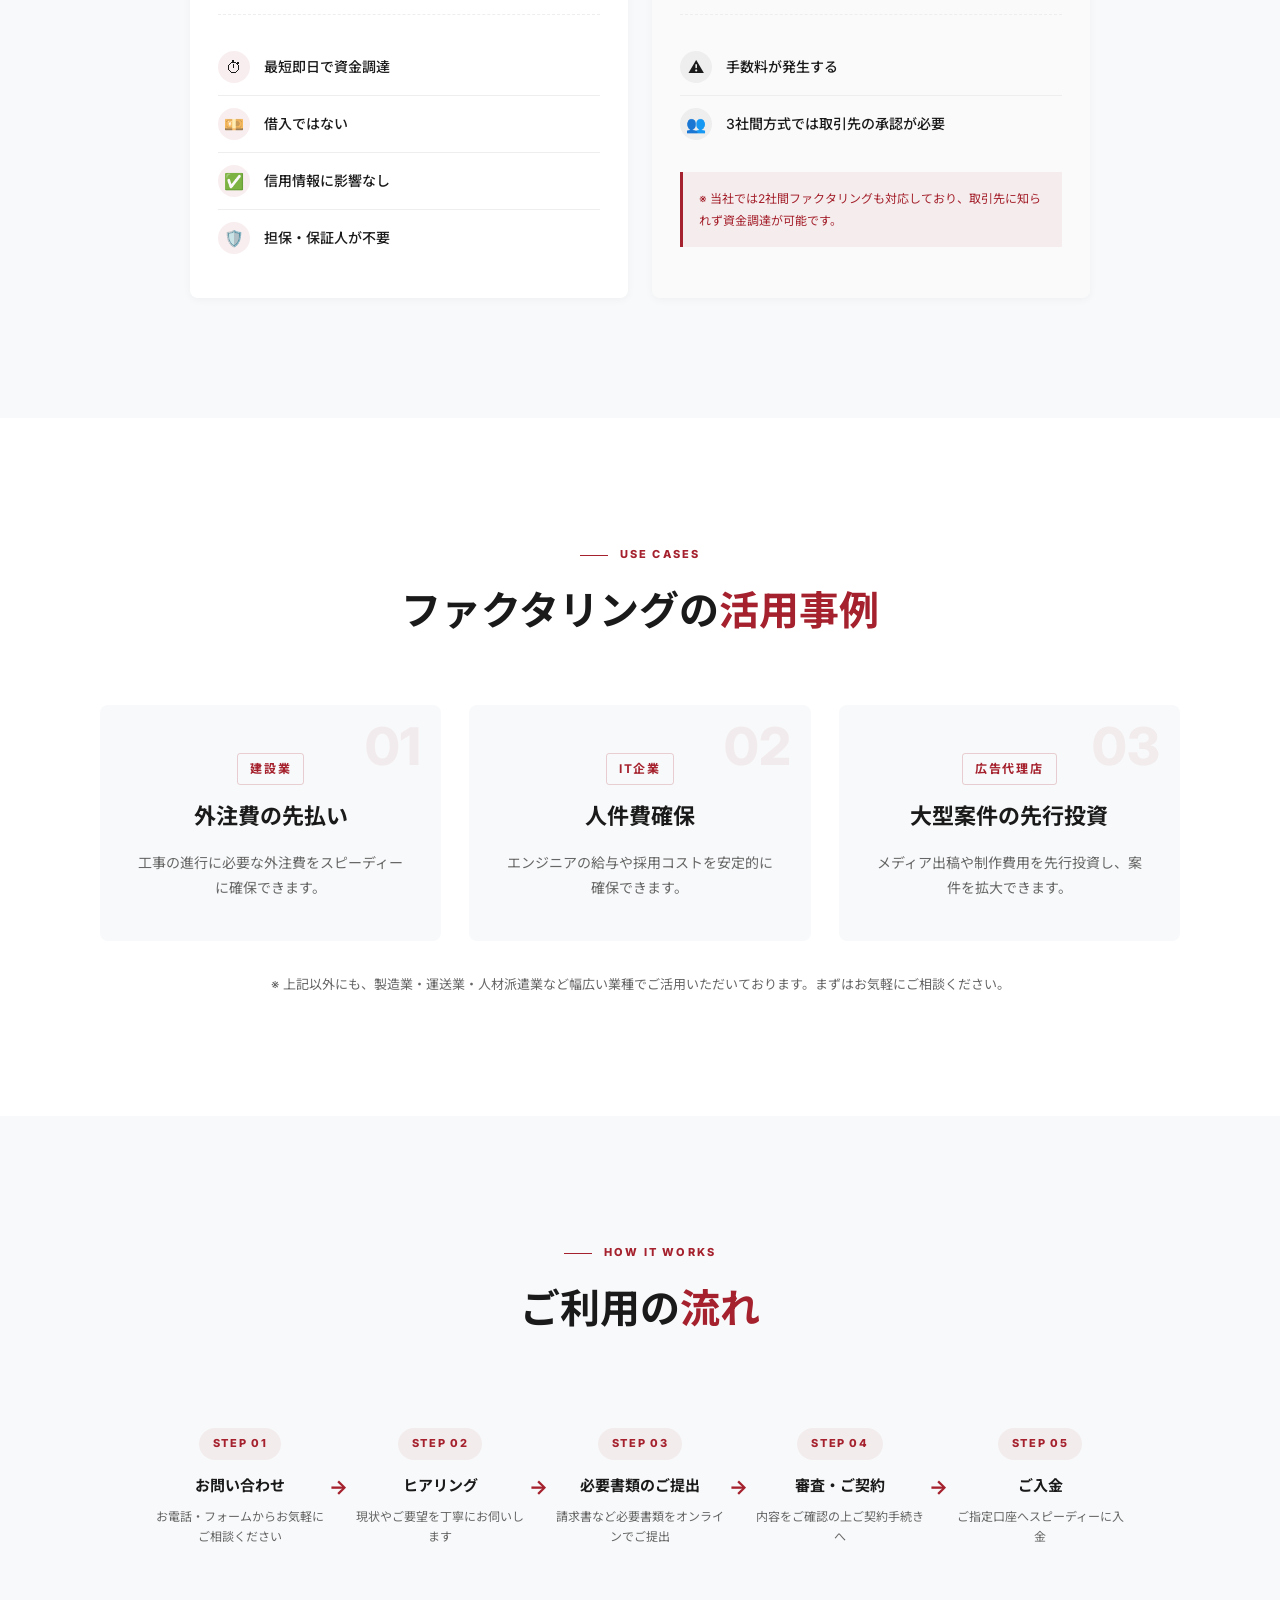
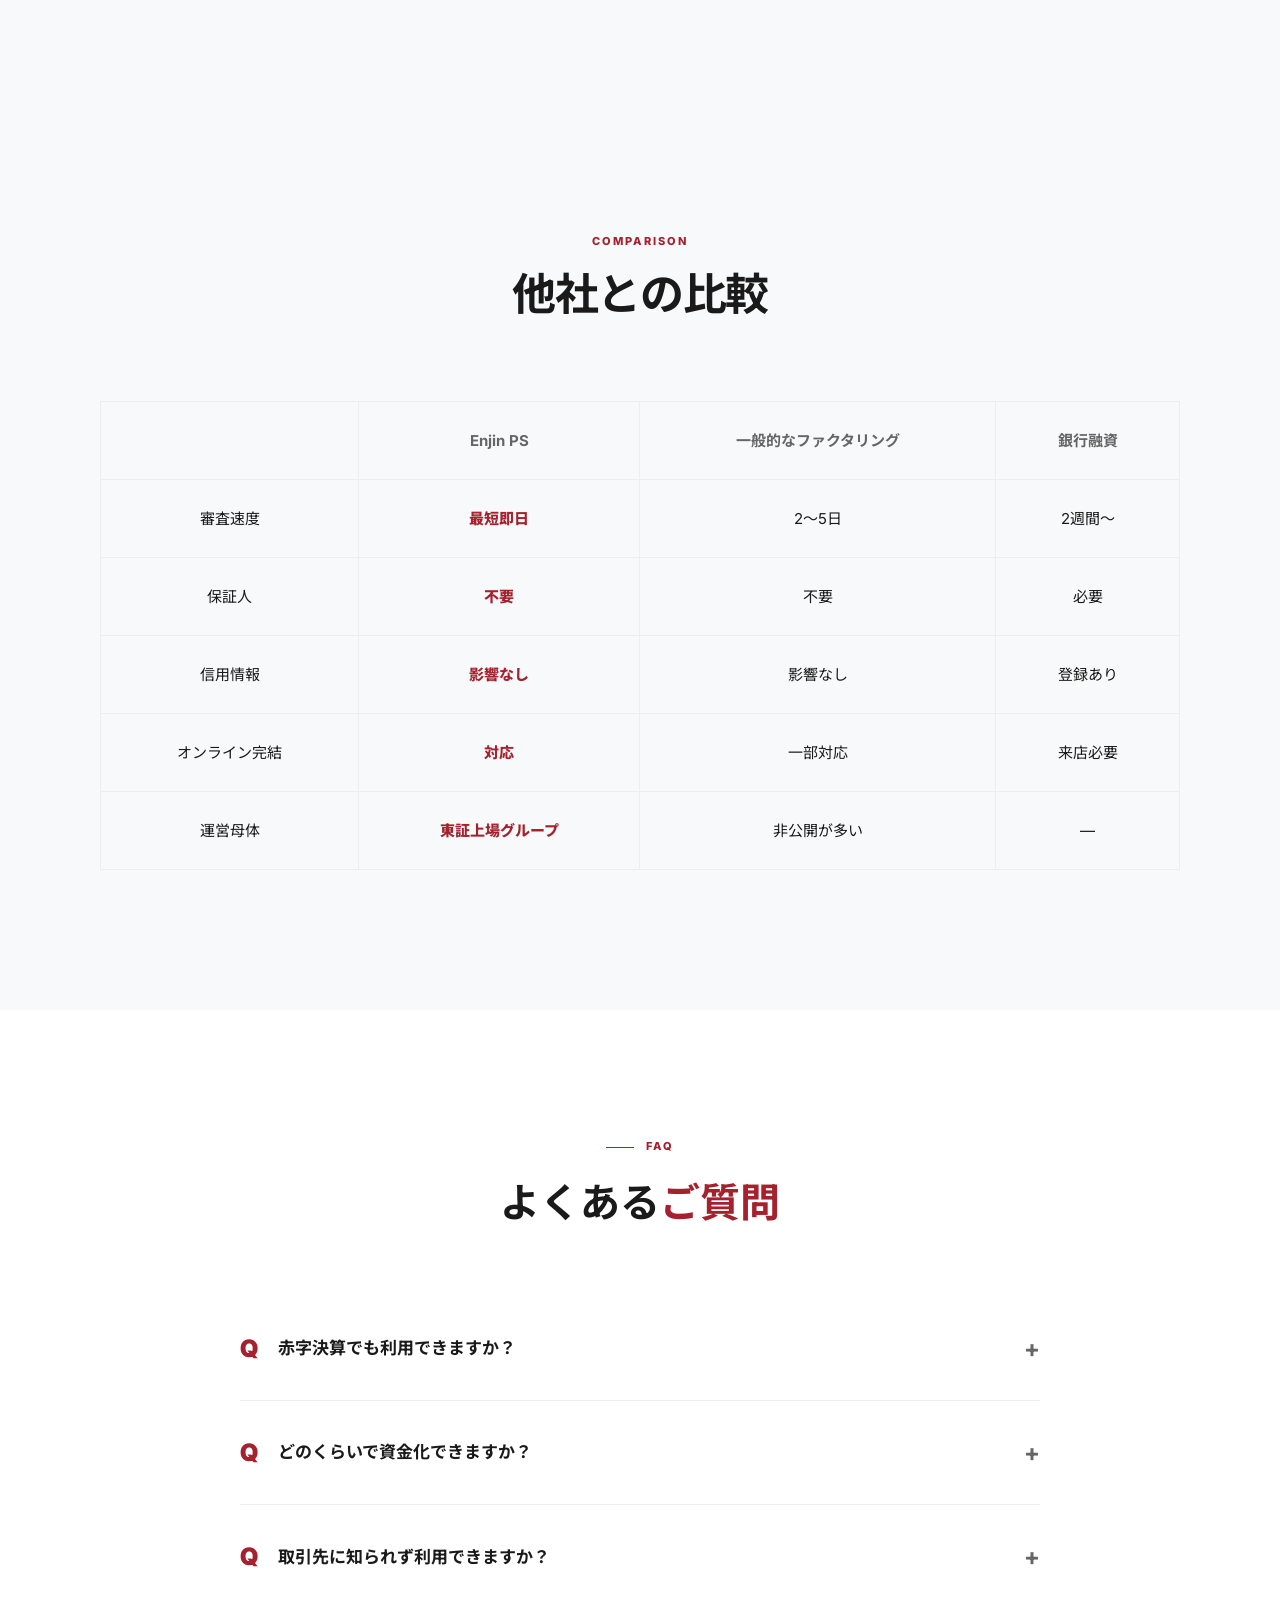
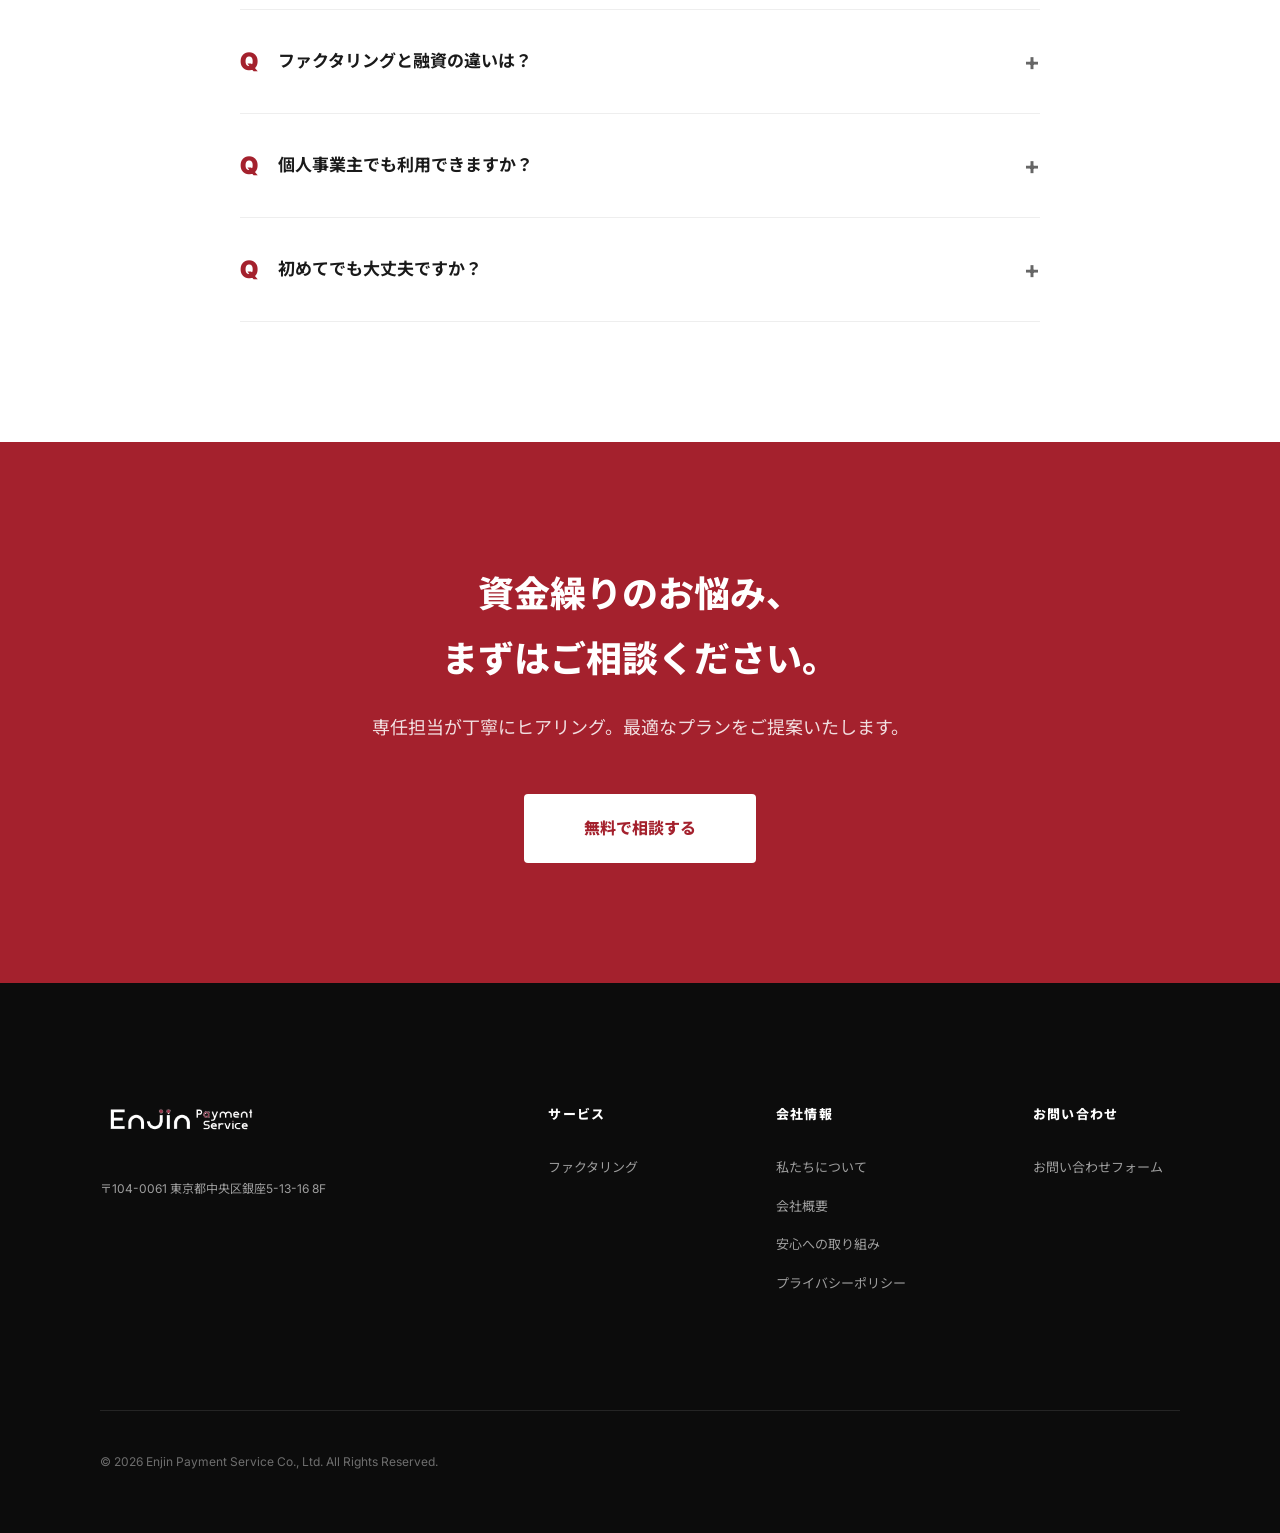
<file: index-f.html>
<!DOCTYPE html><html lang="ja"><head><meta charset="UTF-8"><meta name="viewport" content="width=device-width,initial-scale=1.0"><title>株式会社Enjin Payment Service</title></head><body><script>fetch('index.html').then(function(r){return r.text()}).then(function(h){h=h.replace("background:linear-gradient(135deg,#fafafa 0%,#f0f0f0 100%)","background:url('hero_plan_f.jpeg') center/cover no-repeat");document.open();document.write(h);document.close();setTimeout(function(){var s=document.querySelector('.hero-simple');if(s){s.style.position='relative';var o=document.createElement('div');o.style.cssText='position:absolute;inset:0;background:linear-gradient(135deg,rgba(250,250,250,0.82),rgba(240,240,240,0.72));z-index:0';s.insertBefore(o,s.firstChild);var c=s.querySelector('.container');if(c){c.style.position='relative';c.style.zIndex='2'}}},200);});</script></body></html>
</file>
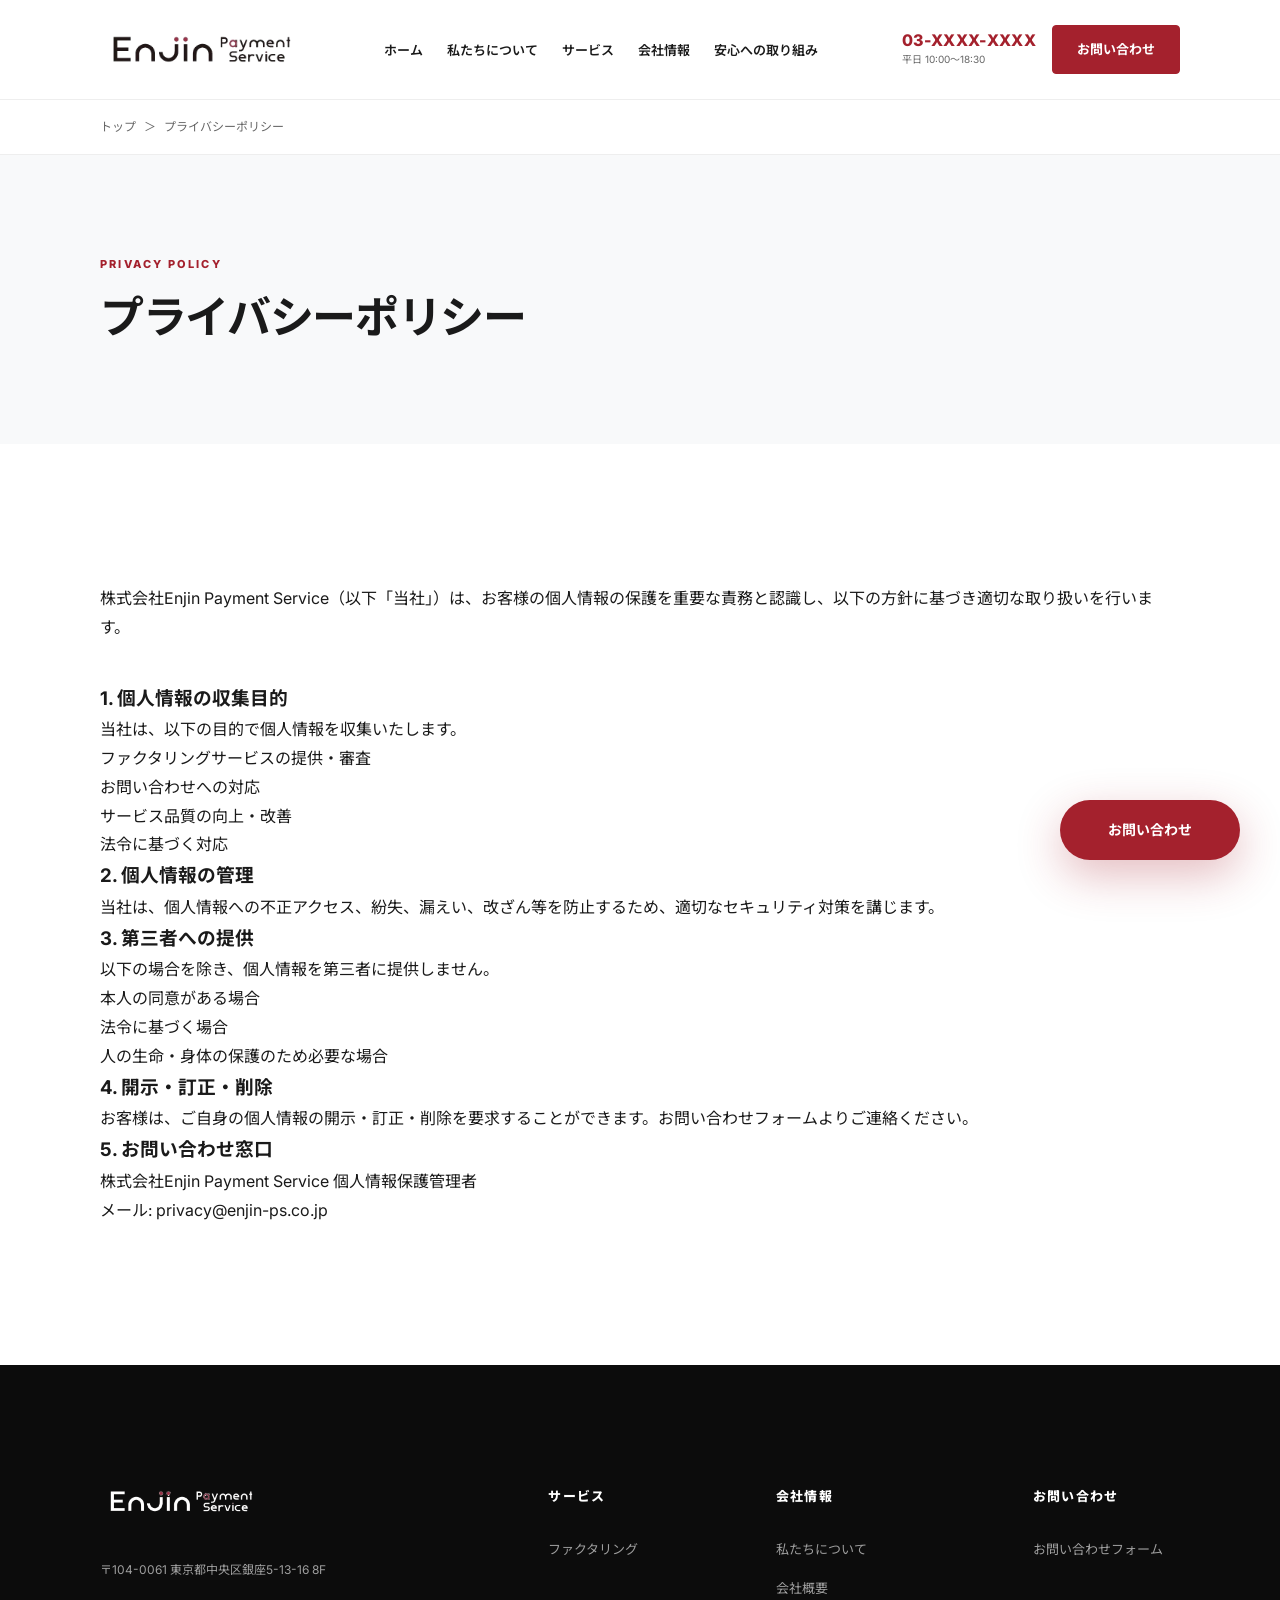
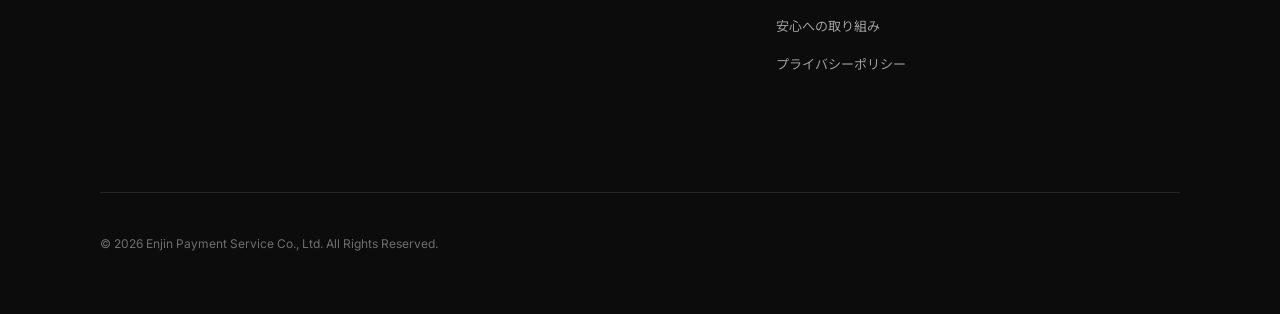
<file: privacy.html>
<!DOCTYPE html><html lang="ja"><head><meta charset="UTF-8"><meta name="viewport" content="width=device-width,initial-scale=1.0"><title>プライバシーポリシー | 株式会社Enjin Payment Service</title><meta name="description" content="個人情報の取り扱いについて。"><link rel="stylesheet" href="style.css"><link rel="preconnect" href="https://fonts.googleapis.com"><link rel="preconnect" href="https://fonts.gstatic.com" crossorigin><link href="https://fonts.googleapis.com/css2?family=Inter:wght@400;600;700;800&family=Noto+Sans+JP:wght@400;700&display=swap" rel="stylesheet"></head><body><div id="site-header"></div><div id="site-fab"></div><main><div class="breadcrumb"><div class="container"><a href="index.html">トップ</a><span>＞</span>プライバシーポリシー</div></div><section class="page-header" style="background:var(--bg-alt);padding:100px 0;"><div class="container reveal active"><span class="label">Privacy Policy</span><h1 class="title-large">プライバシーポリシー</h1></div></section><section class="privacy-content"><div class="container reveal"><div class="legal-text"><p style="margin-bottom:40px;">株式会社Enjin Payment Service（以下「当社」）は、お客様の個人情報の保護を重要な責務と認識し、以下の方針に基づき適切な取り扱いを行います。</p><h3>1. 個人情報の収集目的</h3><p>当社は、以下の目的で個人情報を収集いたします。</p><ul><li>ファクタリングサービスの提供・審査</li><li>お問い合わせへの対応</li><li>サービス品質の向上・改善</li><li>法令に基づく対応</li></ul><h3>2. 個人情報の管理</h3><p>当社は、個人情報への不正アクセス、紛失、漏えい、改ざん等を防止するため、適切なセキュリティ対策を講じます。</p><h3>3. 第三者への提供</h3><p>以下の場合を除き、個人情報を第三者に提供しません。</p><ul><li>本人の同意がある場合</li><li>法令に基づく場合</li><li>人の生命・身体の保護のため必要な場合</li></ul><h3>4. 開示・訂正・削除</h3><p>お客様は、ご自身の個人情報の開示・訂正・削除を要求することができます。お問い合わせフォームよりご連絡ください。</p><h3>5. お問い合わせ窓口</h3><p>株式会社Enjin Payment Service 個人情報保護管理者<br>メール: privacy@enjin-ps.co.jp</p></div></div></section></main><div id="site-footer"></div><script src="components.js"></script></body></html>
</file>
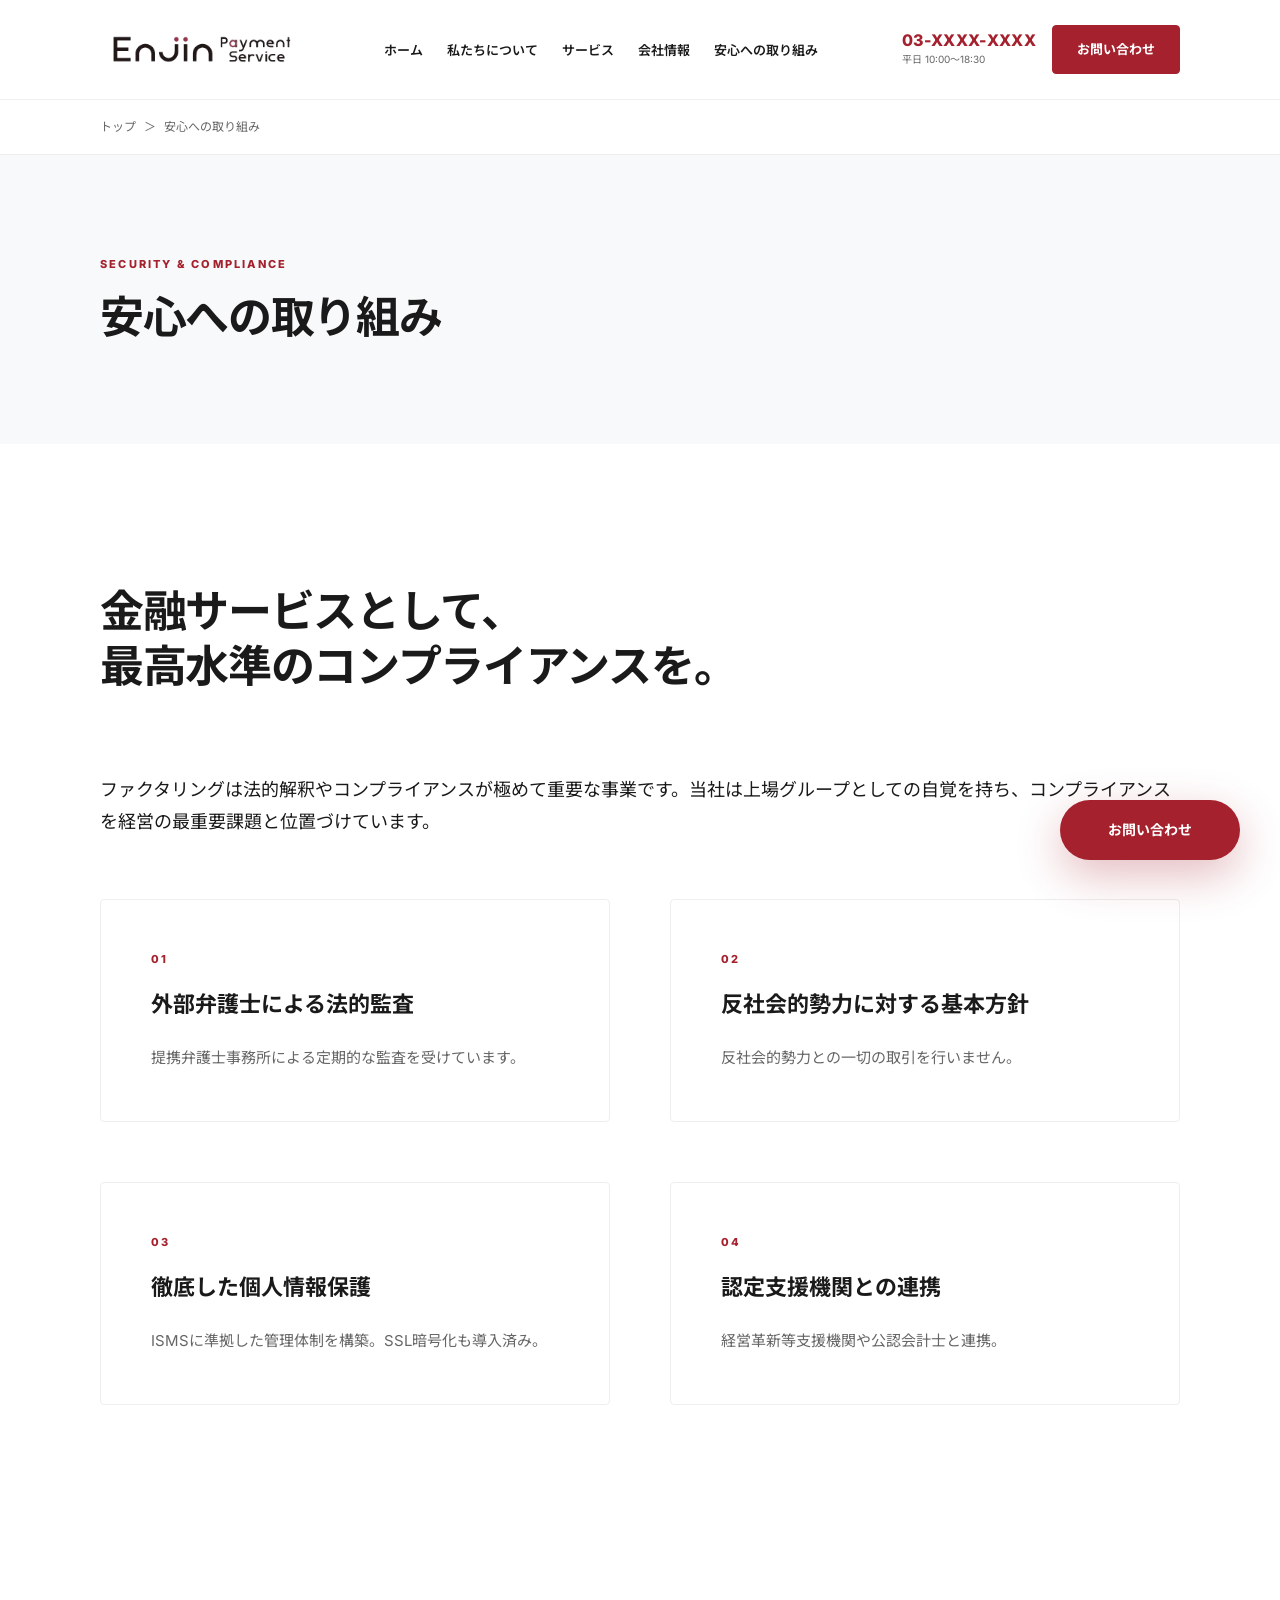
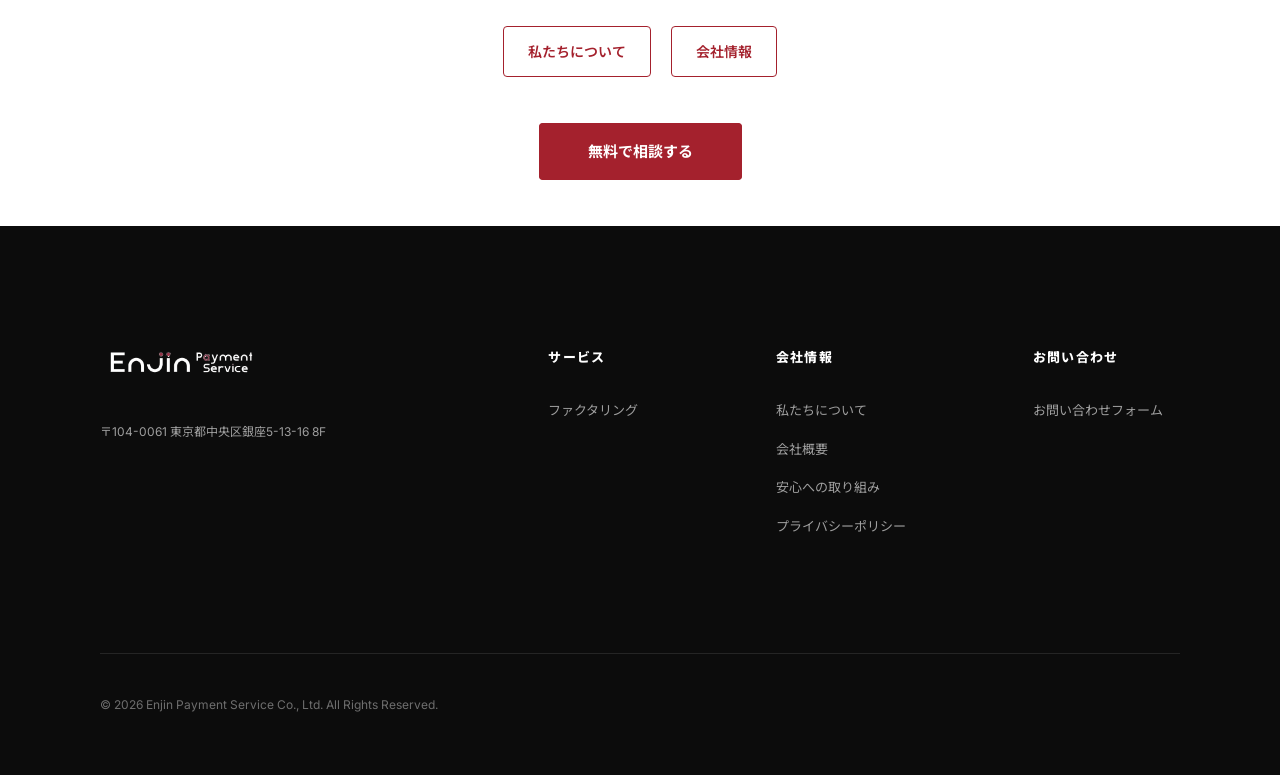
<file: security.html>
<!DOCTYPE html><html lang="ja"><head><meta charset="UTF-8"><meta name="viewport" content="width=device-width,initial-scale=1.0"><title>安心への取り組み | 株式会社Enjin Payment Service</title><meta name="description" content="法令遵守・反社排除・個人情報保護への取り組み。"><link rel="stylesheet" href="style.css"><link rel="preconnect" href="https://fonts.googleapis.com"><link rel="preconnect" href="https://fonts.gstatic.com" crossorigin><link href="https://fonts.googleapis.com/css2?family=Inter:wght@400;600;700;800&family=Noto+Sans+JP:wght@400;700&display=swap" rel="stylesheet"></head><body><div id="site-header"></div><div id="site-fab"></div><main><div class="breadcrumb"><div class="container"><a href="index.html">トップ</a><span>＞</span>安心への取り組み</div></div><section class="page-header" style="background:var(--bg-alt);padding:100px 0;"><div class="container reveal active"><span class="label">Security & Compliance</span><h1 class="title-large">安心への取り組み</h1></div></section><section class="security-intro"><div class="container reveal"><div class="section-header" style="text-align:left;"><h2 class="title-large">金融サービスとして、<br>最高水準のコンプライアンスを。</h2></div><p style="font-size:18px;margin-bottom:60px;">ファクタリングは法的解釈やコンプライアンスが極めて重要な事業です。当社は上場グループとしての自覚を持ち、コンプライアンスを経営の最重要課題と位置づけています。</p><div class="grid-2"><div class="card"><span class="label">01</span><h3>外部弁護士による法的監査</h3><p>提携弁護士事務所による定期的な監査を受けています。</p></div><div class="card"><span class="label">02</span><h3>反社会的勢力に対する基本方針</h3><p>反社会的勢力との一切の取引を行いません。</p></div><div class="card"><span class="label">03</span><h3>徹底した個人情報保護</h3><p>ISMSに準拠した管理体制を構築。SSL暗号化も導入済み。</p></div><div class="card"><span class="label">04</span><h3>認定支援機関との連携</h3><p>経営革新等支援機関や公認会計士と連携。</p></div></div></div></section><section style="padding:60px 0;"><div class="container" style="text-align:center;"><div class="sub-nav"><a href="about.html">私たちについて</a><a href="company.html">会社情報</a></div><div style="margin-top:40px;"><a href="contact.html" class="cta-btn-nav" style="padding:18px 48px;font-size:15px;">無料で相談する</a></div></div></section></main><div id="site-footer"></div><script src="components.js"></script></body></html>
</file>
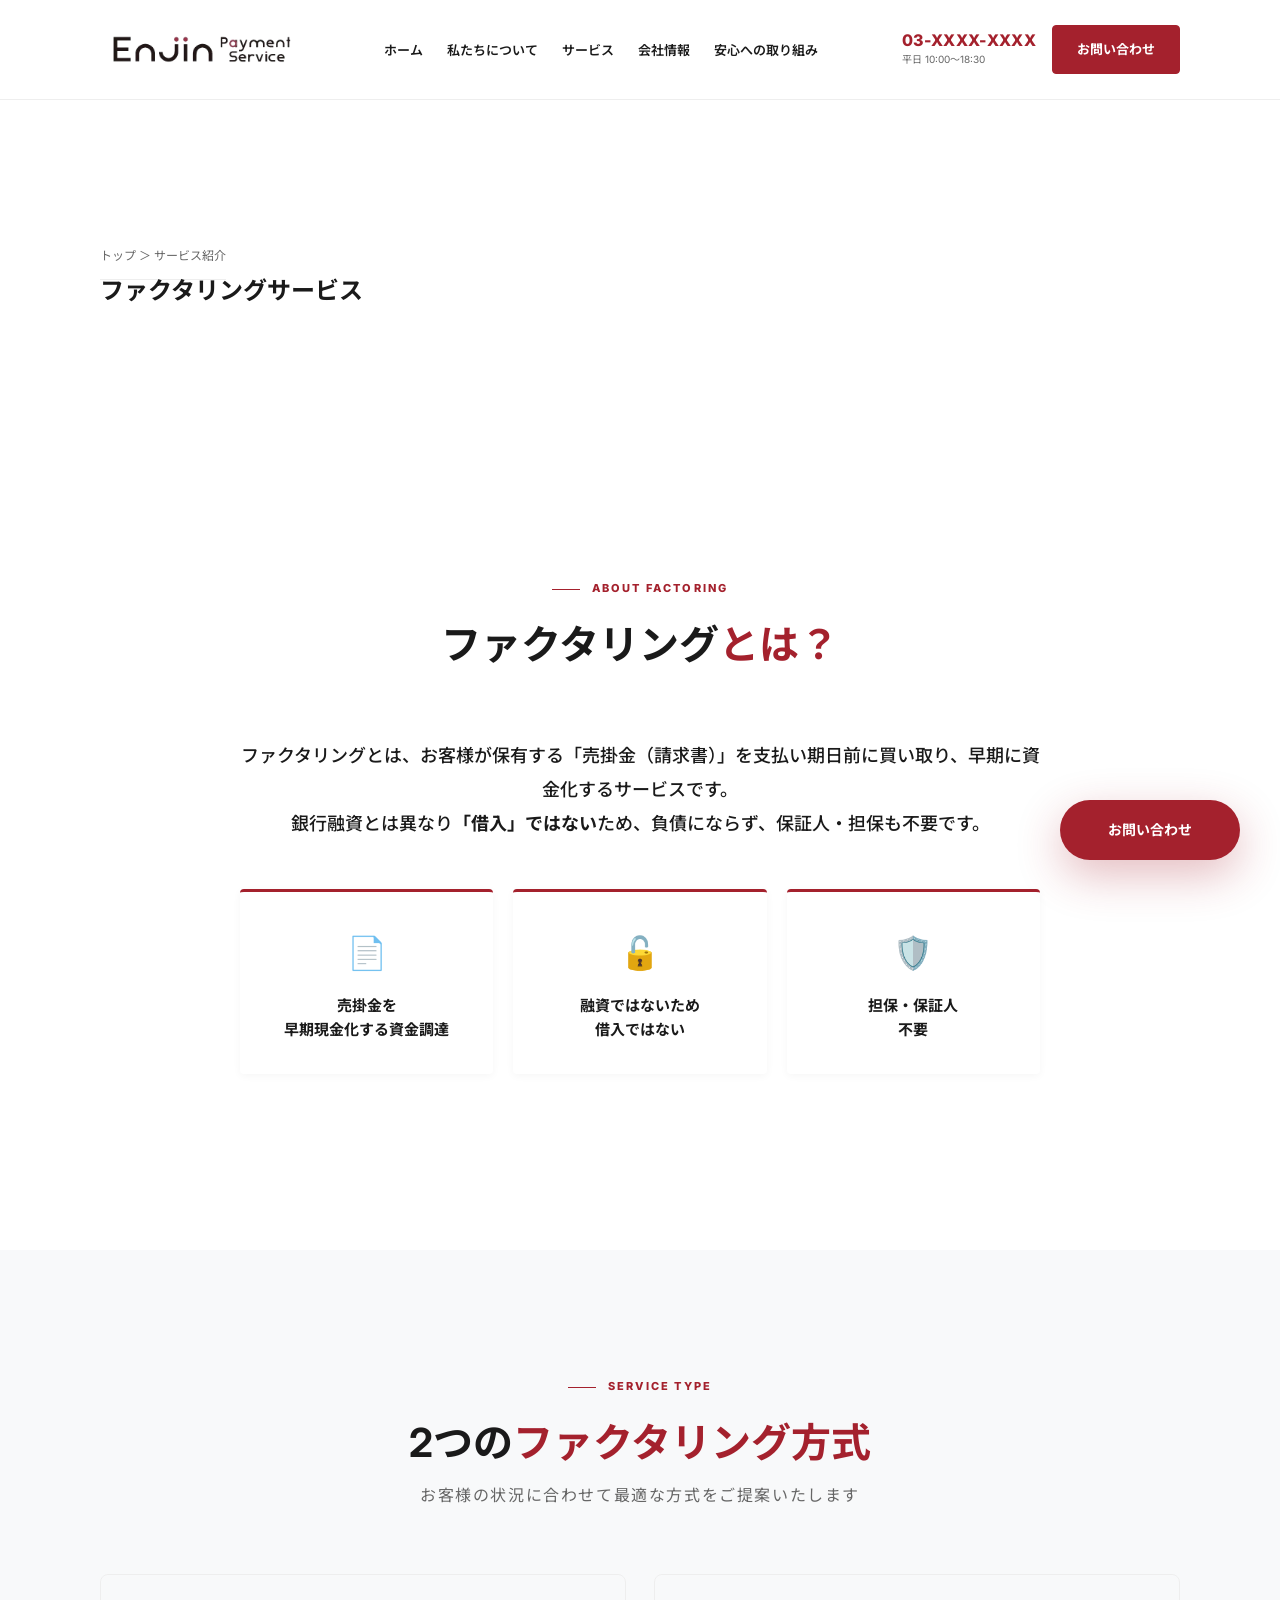
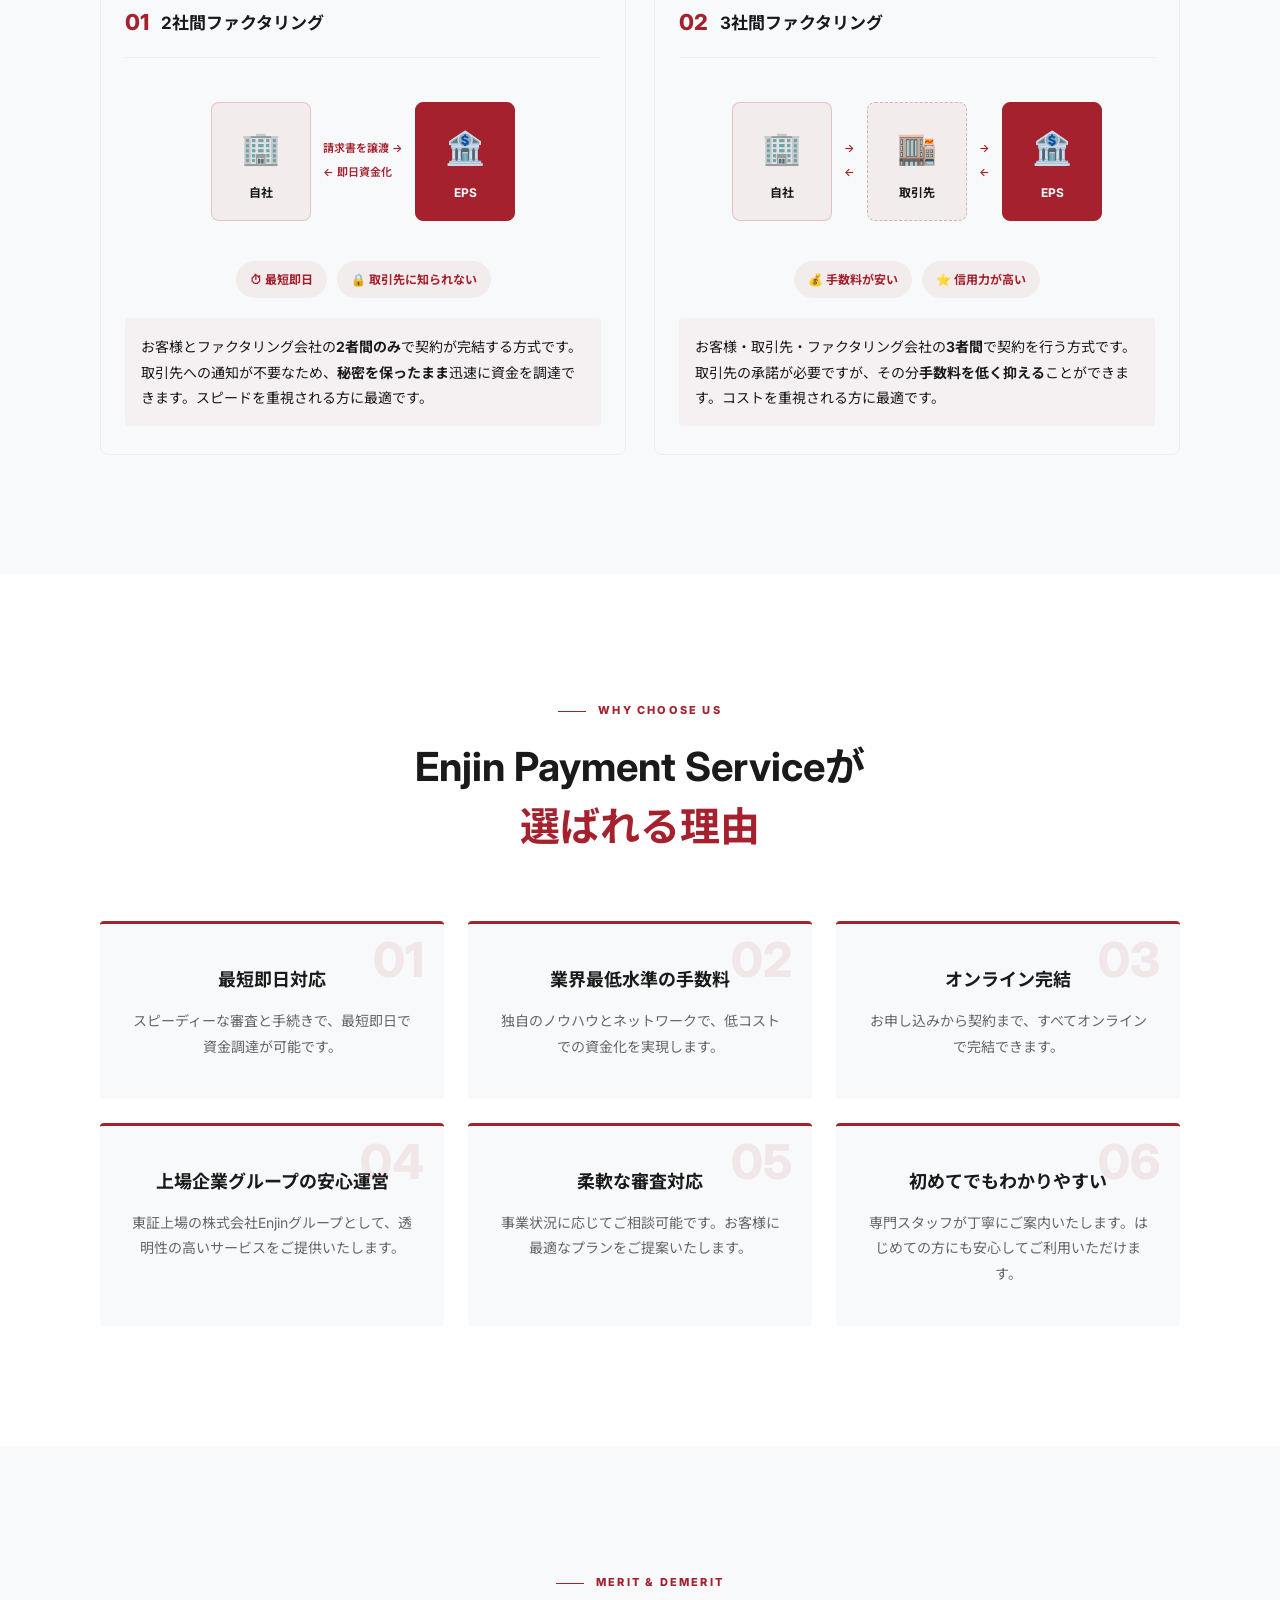
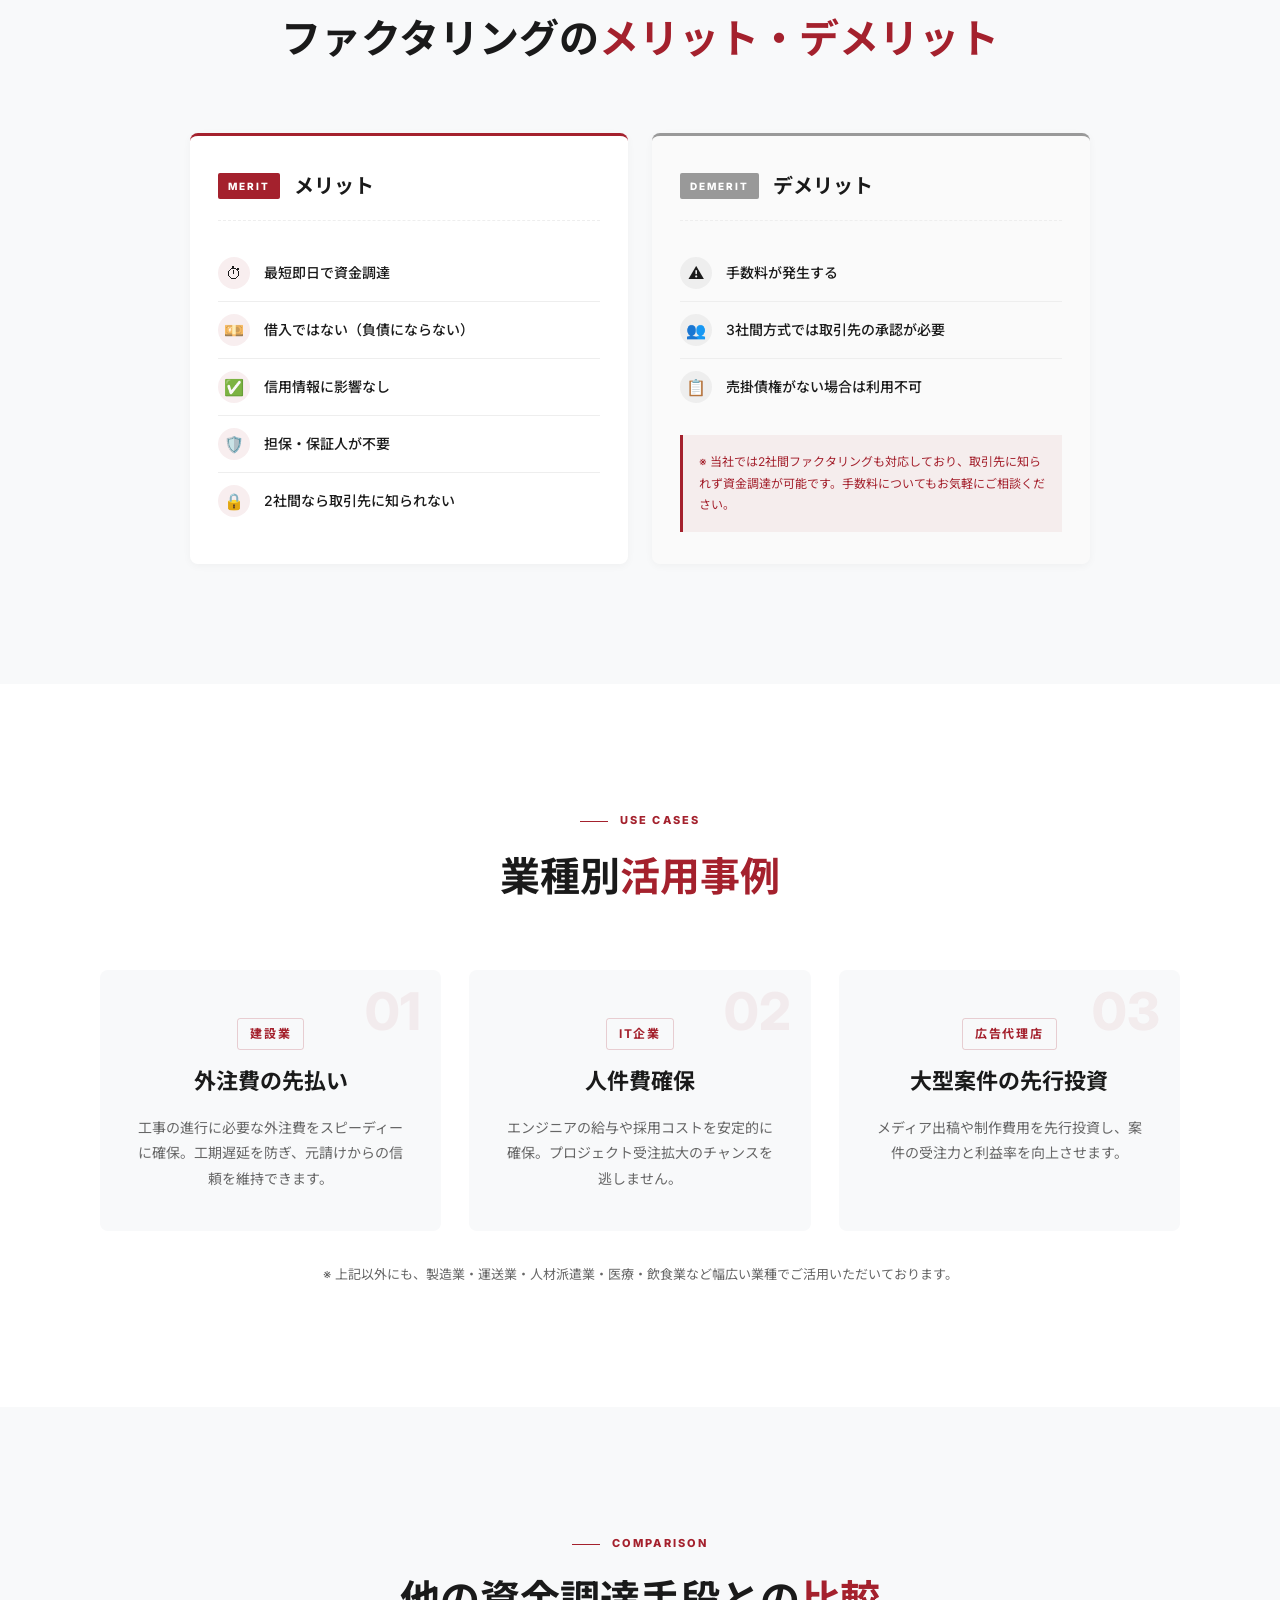
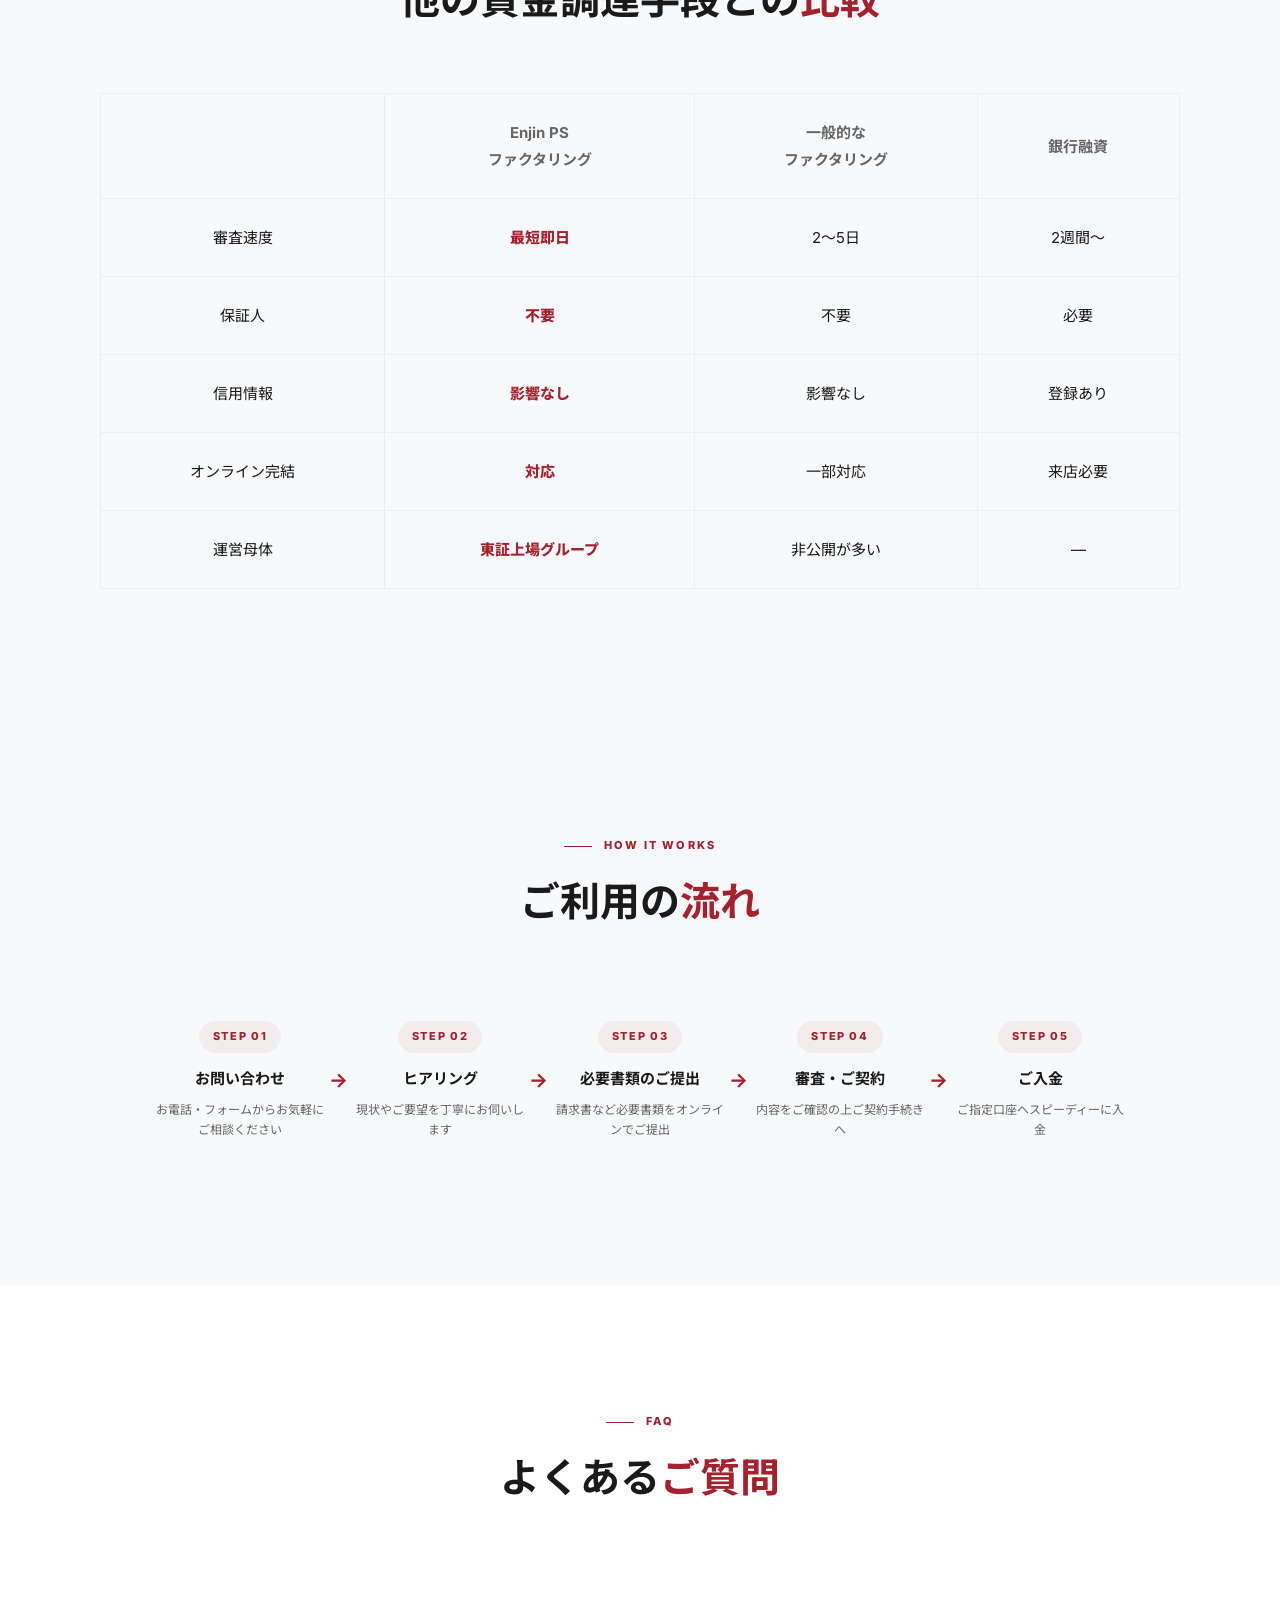
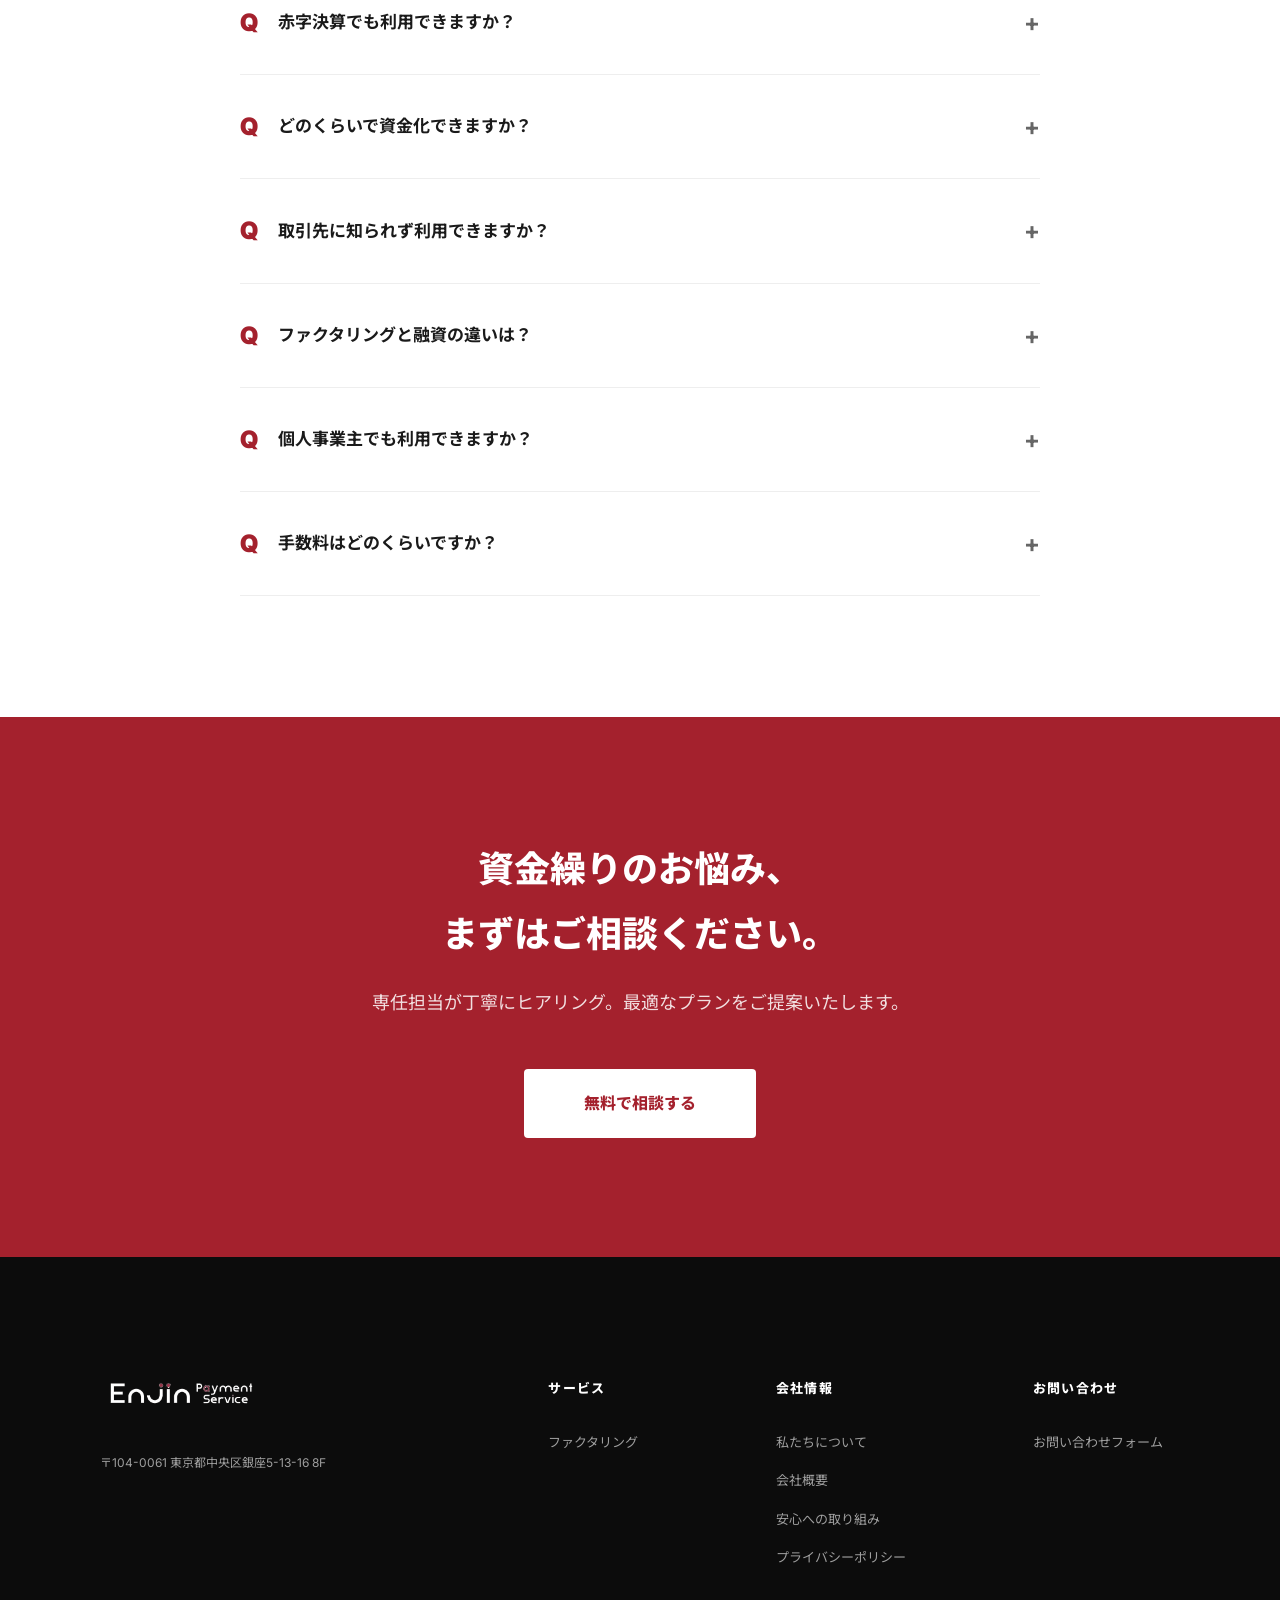
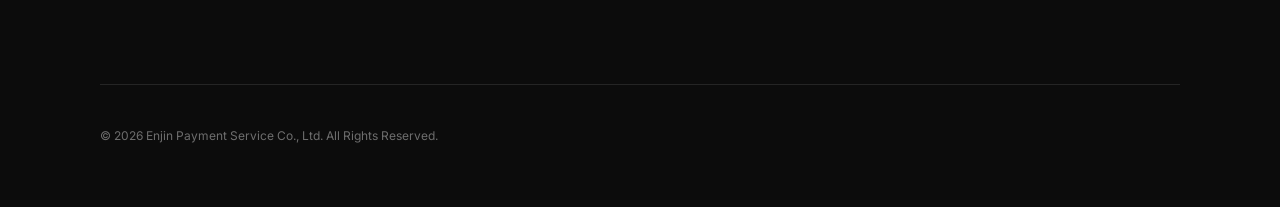
<file: services.html>
<!DOCTYPE html><html lang="ja"><head><meta charset="UTF-8"><meta name="viewport" content="width=device-width,initial-scale=1.0"><title>ファクタリングサービス | 株式会社Enjin Payment Service</title><meta name="description" content="Enjin Payment Serviceのファクタリングサービス。売掛債権を即日現金化。2社間・3社間ファクタリングに対応。東証グロース上場グループの安心運営。"><link rel="stylesheet" href="style.css"><link rel="preconnect" href="https://fonts.googleapis.com"><link rel="preconnect" href="https://fonts.gstatic.com" crossorigin><link href="https://fonts.googleapis.com/css2?family=Inter:wght@400;600;700;800&family=Noto+Sans+JP:wght@400;700&display=swap" rel="stylesheet"></head><body><div id="site-header"></div><div id="site-fab"></div><main>

<!-- ===== PAGE HERO ===== -->
<section class="page-hero"><div class="container"><span class="breadcrumb"><a href="index.html">トップ</a> ＞ サービス紹介</span><h1>ファクタリングサービス</h1></div></section>

<!-- ===== WHAT IS FACTORING ===== -->
<section class="eps-section" style="background:#fff;">
<div class="container">
<div class="eps-section-head reveal">
<span class="eps-label">ABOUT FACTORING</span>
<h2 class="eps-title">ファクタリング<span class="eps-accent">とは？</span></h2>
</div>
<div style="max-width:800px;margin:0 auto;">
<p class="factoring-intro reveal">ファクタリングとは、お客様が保有する「売掛金（請求書）」を支払い期日前に買い取り、早期に資金化するサービスです。<br>銀行融資とは異なり<strong>「借入」ではない</strong>ため、負債にならず、保証人・担保も不要です。</p>

<div class="fct-points reveal">
<div class="fct-point"><div class="fct-point-icon">📄</div><h4>売掛金を<br>早期現金化する資金調達</h4></div>
<div class="fct-point"><div class="fct-point-icon">🔓</div><h4>融資ではないため<br>借入ではない</h4></div>
<div class="fct-point"><div class="fct-point-icon">🛡️</div><h4>担保・保証人<br>不要</h4></div>
</div>
</div>
</div>
</section>

<!-- ===== 2社間 / 3社間 ===== -->
<section class="eps-section" style="background:var(--bg-alt);">
<div class="container">
<div class="eps-section-head reveal">
<span class="eps-label">SERVICE TYPE</span>
<h2 class="eps-title">2つの<span class="eps-accent">ファクタリング方式</span></h2>
<p class="eps-subtitle">お客様の状況に合わせて最適な方式をご提案いたします</p>
</div>

<div class="mech-grid reveal">
<!-- 2社間 -->
<div class="mech-card">
<div class="mech-card-head"><span class="mech-num">01</span><h4>2社間ファクタリング</h4></div>
<div class="mech-diagram">
<div class="mech-party mech-party-client"><div class="mech-party-icon">🏢</div><span>自社</span></div>
<div class="mech-arrows"><span class="mech-arrow-right">請求書を譲渡 →</span><span class="mech-arrow-left">← 即日資金化</span></div>
<div class="mech-party mech-party-us"><div class="mech-party-icon">🏦</div><span>EPS</span></div>
</div>
<div class="mech-features"><span class="mech-tag">⏱ 最短即日</span><span class="mech-tag">🔒 取引先に知られない</span></div>
<div style="margin-top:20px;padding:16px;background:rgba(164,33,45,0.04);border-radius:4px;">
<p style="font-size:14px;line-height:1.8;color:var(--text);">お客様とファクタリング会社の<strong>2者間のみ</strong>で契約が完結する方式です。取引先への通知が不要なため、<strong>秘密を保ったまま</strong>迅速に資金を調達できます。スピードを重視される方に最適です。</p>
</div>
</div>

<!-- 3社間 -->
<div class="mech-card">
<div class="mech-card-head"><span class="mech-num">02</span><h4>3社間ファクタリング</h4></div>
<div class="mech-diagram mech-diagram-3">
<div class="mech-party mech-party-client"><div class="mech-party-icon">🏢</div><span>自社</span></div>
<div class="mech-arrows"><span class="mech-arrow-right">→</span><span class="mech-arrow-left">←</span></div>
<div class="mech-party mech-party-partner"><div class="mech-party-icon">🏬</div><span>取引先</span></div>
<div class="mech-arrows"><span class="mech-arrow-right">→</span><span class="mech-arrow-left">←</span></div>
<div class="mech-party mech-party-us"><div class="mech-party-icon">🏦</div><span>EPS</span></div>
</div>
<div class="mech-features"><span class="mech-tag">💰 手数料が安い</span><span class="mech-tag">⭐ 信用力が高い</span></div>
<div style="margin-top:20px;padding:16px;background:rgba(164,33,45,0.04);border-radius:4px;">
<p style="font-size:14px;line-height:1.8;color:var(--text);">お客様・取引先・ファクタリング会社の<strong>3者間</strong>で契約を行う方式です。取引先の承諾が必要ですが、その分<strong>手数料を低く抑える</strong>ことができます。コストを重視される方に最適です。</p>
</div>
</div>
</div>
</div>
</section>

<!-- ===== WHY CHOOSE US ===== -->
<section class="eps-section eps-reasons">
<div class="container">
<div class="eps-section-head reveal">
<span class="eps-label">WHY CHOOSE US</span>
<h2 class="eps-title">Enjin Payment Serviceが<br><span class="eps-accent">選ばれる理由</span></h2>
</div>
<div class="reasons-grid reveal">
<article class="reason-card"><div class="reason-num">01</div><h3 class="reason-title">最短即日対応</h3><p class="reason-desc">スピーディーな審査と手続きで、最短即日で資金調達が可能です。</p></article>
<article class="reason-card"><div class="reason-num">02</div><h3 class="reason-title">業界最低水準の手数料</h3><p class="reason-desc">独自のノウハウとネットワークで、低コストでの資金化を実現します。</p></article>
<article class="reason-card"><div class="reason-num">03</div><h3 class="reason-title">オンライン完結</h3><p class="reason-desc">お申し込みから契約まで、すべてオンラインで完結できます。</p></article>
<article class="reason-card"><div class="reason-num">04</div><h3 class="reason-title">上場企業グループの安心運営</h3><p class="reason-desc">東証上場の株式会社Enjinグループとして、透明性の高いサービスをご提供いたします。</p></article>
<article class="reason-card"><div class="reason-num">05</div><h3 class="reason-title">柔軟な審査対応</h3><p class="reason-desc">事業状況に応じてご相談可能です。お客様に最適なプランをご提案いたします。</p></article>
<article class="reason-card"><div class="reason-num">06</div><h3 class="reason-title">初めてでもわかりやすい</h3><p class="reason-desc">専門スタッフが丁寧にご案内いたします。はじめての方にも安心してご利用いただけます。</p></article>
</div>
</div>
</section>

<!-- ===== MERITS / DEMERITS ===== -->
<section class="eps-section" style="background:var(--bg-alt);">
<div class="container">
<div class="eps-section-head reveal">
<span class="eps-label">MERIT & DEMERIT</span>
<h2 class="eps-title">ファクタリングの<span class="eps-accent">メリット・デメリット</span></h2>
</div>
<div class="pros-cons reveal">
<div class="pc-block pc-pros">
<div class="pc-head"><span class="pc-badge pc-badge-pros">MERIT</span><h3>メリット</h3></div>
<ul class="pc-list">
<li><span class="pc-icon-pros">⏱</span><span>最短即日で資金調達</span></li>
<li><span class="pc-icon-pros">💴</span><span>借入ではない（負債にならない）</span></li>
<li><span class="pc-icon-pros">✅</span><span>信用情報に影響なし</span></li>
<li><span class="pc-icon-pros">🛡️</span><span>担保・保証人が不要</span></li>
<li><span class="pc-icon-pros">🔒</span><span>2社間なら取引先に知られない</span></li>
</ul>
</div>
<div class="pc-block pc-cons">
<div class="pc-head"><span class="pc-badge pc-badge-cons">DEMERIT</span><h3>デメリット</h3></div>
<ul class="pc-list">
<li><span class="pc-icon-cons">⚠️</span><span>手数料が発生する</span></li>
<li><span class="pc-icon-cons">👥</span><span>3社間方式では取引先の承認が必要</span></li>
<li><span class="pc-icon-cons">📋</span><span>売掛債権がない場合は利用不可</span></li>
</ul>
<p class="pc-note">※ 当社では2社間ファクタリングも対応しており、取引先に知られず資金調達が可能です。手数料についてもお気軽にご相談ください。</p>
</div>
</div>
</div>
</section>

<!-- ===== USE CASES ===== -->
<section class="eps-section eps-usecases">
<div class="container">
<div class="eps-section-head reveal">
<span class="eps-label">USE CASES</span>
<h2 class="eps-title">業種別<span class="eps-accent">活用事例</span></h2>
</div>
<div class="usecases-grid reveal">
<article class="usecase-card"><div class="usecase-num-bg">01</div><div class="usecase-badge">建設業</div><h3>外注費の先払い</h3><p>工事の進行に必要な外注費をスピーディーに確保。工期遅延を防ぎ、元請けからの信頼を維持できます。</p></article>
<article class="usecase-card"><div class="usecase-num-bg">02</div><div class="usecase-badge">IT企業</div><h3>人件費確保</h3><p>エンジニアの給与や採用コストを安定的に確保。プロジェクト受注拡大のチャンスを逃しません。</p></article>
<article class="usecase-card"><div class="usecase-num-bg">03</div><div class="usecase-badge">広告代理店</div><h3>大型案件の先行投資</h3><p>メディア出稿や制作費用を先行投資し、案件の受注力と利益率を向上させます。</p></article>
</div>
<p class="usecases-note reveal">※ 上記以外にも、製造業・運送業・人材派遣業・医療・飲食業など幅広い業種でご活用いただいております。</p>
</div>
</section>

<!-- ===== COMPARISON ===== -->
<section class="eps-section" style="background:var(--bg-alt);">
<div class="container">
<div class="eps-section-head reveal">
<span class="eps-label">COMPARISON</span>
<h2 class="eps-title">他の資金調達手段との<span class="eps-accent">比較</span></h2>
</div>
<table class="comp-table reveal">
<tr><th></th><th class="highlight">Enjin PS<br>ファクタリング</th><th>一般的な<br>ファクタリング</th><th>銀行融資</th></tr>
<tr><td>審査速度</td><td class="highlight">最短即日</td><td>2～5日</td><td>2週間～</td></tr>
<tr><td>保証人</td><td class="highlight">不要</td><td>不要</td><td>必要</td></tr>
<tr><td>信用情報</td><td class="highlight">影響なし</td><td>影響なし</td><td>登録あり</td></tr>
<tr><td>オンライン完結</td><td class="highlight">対応</td><td>一部対応</td><td>来店必要</td></tr>
<tr><td>運営母体</td><td class="highlight">東証上場グループ</td><td>非公開が多い</td><td>—</td></tr>
</table>
</div>
</section>

<!-- ===== FLOW ===== -->
<section class="eps-section eps-flow">
<div class="container">
<div class="eps-section-head reveal">
<span class="eps-label">HOW IT WORKS</span>
<h2 class="eps-title">ご利用の<span class="eps-accent">流れ</span></h2>
</div>
<div class="flow-steps reveal">
<div class="flow-step"><div class="flow-step-num">STEP 01</div><h4>お問い合わせ</h4><p>お電話・フォームからお気軽にご相談ください</p></div>
<div class="flow-step"><div class="flow-step-num">STEP 02</div><h4>ヒアリング</h4><p>現状やご要望を丁寧にお伺いします</p></div>
<div class="flow-step"><div class="flow-step-num">STEP 03</div><h4>必要書類のご提出</h4><p>請求書など必要書類をオンラインでご提出</p></div>
<div class="flow-step"><div class="flow-step-num">STEP 04</div><h4>審査・ご契約</h4><p>内容をご確認の上ご契約手続きへ</p></div>
<div class="flow-step"><div class="flow-step-num">STEP 05</div><h4>ご入金</h4><p>ご指定口座へスピーディーに入金</p></div>
</div>
</div>
</section>

<!-- ===== FAQ ===== -->
<section class="eps-section" id="service-faq">
<div class="container">
<div class="eps-section-head reveal"><span class="eps-label">FAQ</span><h2 class="eps-title">よくある<span class="eps-accent">ご質問</span></h2></div>
<div class="faq-list reveal" style="max-width:800px;margin:0 auto;">
<div class="faq-item"><div class="faq-q">赤字決算でも利用できますか？</div><div class="faq-a">ご利用いただける可能性がございます。当サービスでは、貴社の決算状況よりも売掛先の信用力を重視してご審査いたします。まずはお気軽にお問い合わせください。</div></div>
<div class="faq-item"><div class="faq-q">どのくらいで資金化できますか？</div><div class="faq-a">お客様の状況やご提出書類により異なりますが、最短即日での資金化が可能です。お急ぎの場合はその旨をお伝えください。</div></div>
<div class="faq-item"><div class="faq-q">取引先に知られず利用できますか？</div><div class="faq-a">2社間ファクタリングであれば、取引先への通知なしでご利用いただけます。秘密厳守で対応いたします。</div></div>
<div class="faq-item"><div class="faq-q">ファクタリングと融資の違いは？</div><div class="faq-a">売掛債権の「売却」であり借入ではありません。負債にならず保証人も不要です。信用情報にも影響しません。</div></div>
<div class="faq-item"><div class="faq-q">個人事業主でも利用できますか？</div><div class="faq-a">はい。売掛債権をお持ちであれば、法人・個人事業主ともにご利用可能です。</div></div>
<div class="faq-item"><div class="faq-q">手数料はどのくらいですか？</div><div class="faq-a">売掛先の信用力や取引条件により異なります。お見積りは無料ですので、まずはお気軽にご相談ください。</div></div>
</div>
</div>
</section>

<!-- ===== CTA ===== -->
<section style="background:var(--primary);color:#fff;padding:120px 0;text-align:center;">
<div class="container reveal">
<h2 style="font-size:clamp(24px,4vw,36px);font-weight:800;margin-bottom:20px;">資金繰りのお悩み、<br>まずはご相談ください。</h2>
<p style="font-size:18px;opacity:0.85;margin-bottom:50px;">専任担当が丁寧にヒアリング。最適なプランをご提案いたします。</p>
<a href="contact.html" style="display:inline-block;background:#fff;color:var(--primary);padding:20px 60px;font-weight:800;font-size:16px;border-radius:4px;">無料で相談する</a>
</div>
</section>

</main><div id="site-footer"></div><script src="components.js"></script></body></html>
</file>
<file: style.css>
:root { --primary: #a4212d; --primary-dark: #801a23; --bg: #ffffff; --bg-alt: #f8f9fa; --text: #1a1a1a; --text-muted: #666666; --border: #eeeeee; --container: 1140px; --font-main: 'Inter', 'Noto Sans JP', sans-serif; --shadow: 0 10px 40px rgba(0,0,0,0.06); }
* { margin: 0; padding: 0; box-sizing: border-box; }
html { scroll-behavior: smooth; }
body { font-family: var(--font-main); color: var(--text); line-height: 1.8; background: var(--bg); -webkit-font-smoothing: antialiased; overflow-x: hidden; }
a { color: inherit; text-decoration: none; transition: 0.3s; }
ul { list-style: none; }
.container { max-width: var(--container); margin: 0 auto; padding: 0 30px; }

/* Header & Nav */
#site-header { position: sticky; top: 0; z-index: 2600; }
header { height: 100px; display: flex; align-items: center; border-bottom: 1px solid var(--border); background: rgba(255,255,255,0.98); }
header .container { display: flex; justify-content: space-between; align-items: center; width: 100%; }
.logo { font-size: 20px; font-weight: 800; letter-spacing: -0.02em; display: flex; align-items: center; transition: opacity 0.3s; white-space: nowrap; }
.logo:hover { opacity: 0.7; }
.logo span { color: var(--primary); margin-left: 4px; }
nav ul { display: flex; gap: 24px; align-items: center; }
nav a { font-size: 13px; font-weight: 600; color: var(--text); position: relative; white-space: nowrap; }
nav a::after { content: ''; position: absolute; bottom: -5px; left: 0; width: 0; height: 2px; background: var(--primary); transition: 0.3s; }
nav a:hover::after { width: 100%; }
.header-right { display: flex; align-items: center; gap: 16px; flex-shrink: 0; }
.cta-btn-nav { background: var(--primary); color: #fff !important; padding: 12px 24px; border-radius: 4px; font-size: 13px; font-weight: 700; border: 1px solid var(--primary); transition: 0.3s; white-space: nowrap; }
.cta-btn-nav:hover { background: #fff; color: var(--primary) !important; }
.cta-btn-nav::after { display: none; }

/* FAB */
.fab { position: fixed; bottom: 40px; right: 40px; width: 180px; height: 60px; background: var(--primary); color: #fff; display: flex; align-items: center; justify-content: center; border-radius: 30px; font-weight: 700; font-size: 14px; box-shadow: 0 15px 45px rgba(164, 33, 45, 0.3); z-index: 3000; transition: 0.4s cubic-bezier(0.165, 0.84, 0.44, 1); will-change: transform; }
.fab:hover { transform: translateY(-5px) scale(1.05); background: var(--primary-dark); }

/* Scroll Reveal */
.reveal { opacity: 0; transform: translateY(20px); transition: opacity 0.8s ease, transform 0.8s cubic-bezier(0.215, 0.61, 0.355, 1); will-change: opacity, transform; }
.reveal.active { opacity: 1; transform: translateY(0); }

/* Common Section */
section { padding: 140px 0; }
.section-header { margin-bottom: 80px; text-align: center; }
.label { font-size: 11px; font-weight: 800; color: var(--primary); letter-spacing: 0.2em; text-transform: uppercase; margin-bottom: 15px; display: block; }
.title-large { font-size: 44px; font-weight: 700; letter-spacing: -0.03em; line-height: 1.25; }

/* Evidence Bar */
.evidence-bar { background: var(--bg-alt); padding: 80px 0; border-top: 1px solid var(--border); border-bottom: 1px solid var(--border); }
.evidence-grid { display: grid; grid-template-columns: repeat(4, 1fr); text-align: center; }
.evidence-item .num { font-size: 52px; font-weight: 800; color: var(--primary); line-height: 1; margin-bottom: 10px; white-space: nowrap; }
.evidence-item .unit { font-size: 16px; margin-left: 4px; color: var(--text); }
.evidence-item .txt { font-size: 13px; color: var(--text-muted); font-weight: 600; }

/* Grid & Cards */
.grid-2 { display: grid; grid-template-columns: 1fr 1fr; gap: 60px; }
.grid-3 { display: grid; grid-template-columns: repeat(3, 1fr); gap: 40px; }
.card { padding: 50px; border: 1px solid var(--border); background: #fff; transition: 0.4s; height: 100%; border-radius: 4px; will-change: transform, box-shadow; }
.card:hover { border-color: #ddd; transform: translateY(-5px); box-shadow: var(--shadow); }
.card h3 { font-size: 22px; margin-bottom: 20px; font-weight: 700; white-space: nowrap; }
.card div[style*="font-size: 36px"],
.card div[style*="font-size:36px"],
.card div[style*="font-size: 24px"],
.card div[style*="font-size:24px"] { white-space: nowrap; }
.card p { font-size: 15px; color: var(--text-muted); line-height: 1.8; }

/* Comparison Table */
.comp-table { width: 100%; border-collapse: collapse; margin-top: 60px; border: 1px solid var(--border); }
.comp-table th, .comp-table td { padding: 25px; text-align: center; font-size: 15px; border: 1px solid var(--border); }
.comp-table td.highlight { color: var(--primary); font-weight: 800; white-space: nowrap; }
.comp-table th { background: var(--bg-alt); font-weight: 700; color: var(--text-muted); }
.highlight { color: var(--primary); font-weight: 800; }

/* FAQ */
.faq-item { border-bottom: 1px solid var(--border); overflow: hidden; }
.faq-q { padding: 30px 0; font-weight: 700; font-size: 17px; display: flex; gap: 20px; align-items: center; cursor: pointer; transition: color 0.3s; user-select: none; }
.faq-q:hover { color: var(--primary); }
.faq-q::before { content: 'Q'; color: var(--primary); font-size: 24px; font-weight: 900; flex-shrink: 0; }
.faq-q::after { content: '+'; margin-left: auto; font-size: 24px; color: var(--text-muted); transition: transform 0.3s; flex-shrink: 0; }
.faq-item.active .faq-q::after { transform: rotate(45deg); }
.faq-a { max-height: 0; padding: 0 0 0 44px; transition: max-height 0.4s cubic-bezier(0.4, 0, 0.2, 1), opacity 0.4s, padding 0.4s; opacity: 0; font-size: 15px; color: var(--text-muted); line-height: 1.8; }
.faq-item.active .faq-a { max-height: 500px; padding: 10px 0 40px 44px; opacity: 1; }

/* Contact Form */
.form-group { margin-bottom: 30px; }
.form-group label { display: block; font-size: 13px; font-weight: 700; margin-bottom: 10px; color: var(--text); }
.form-control { width: 100%; padding: 16px; border: 1px solid #ddd; border-radius: 4px; font-size: 15px; font-family: inherit; transition: 0.3s; background: #fff; }
.form-control:focus { outline: none; border-color: var(--primary); box-shadow: 0 0 0 4px rgba(164, 33, 45, 0.05); }
textarea.form-control { resize: vertical; }

/* Step Flow */
.step-flow { counter-reset: step; }
.step-item { display: flex; gap: 30px; padding: 40px 0; border-bottom: 1px solid var(--border); align-items: flex-start; }
.step-num { width: 48px; height: 48px; background: var(--primary); color: #fff; border-radius: 50%; display: flex; align-items: center; justify-content: center; font-weight: 800; font-size: 18px; flex-shrink: 0; }
.step-content h4 { font-size: 18px; font-weight: 700; margin-bottom: 8px; }
.step-content p { font-size: 14px; color: var(--text-muted); }

/* Company Info */
.info-row { display: flex; padding: 40px 0; border-bottom: 1px solid var(--border); }
.info-label { width: 280px; font-weight: 700; color: var(--text-muted); font-size: 14px; letter-spacing: 0.1em; flex-shrink: 0; }
.info-value { flex: 1; font-weight: 700; font-size: 17px; }

/* Footer */
footer { background: #0c0c0c; color: #fff; padding: 120px 0 60px; }
.footer-grid { display: grid; grid-template-columns: 2.5fr 1fr 1.2fr 1fr; gap: 80px; margin-bottom: 100px; }
.footer-logo { font-size: 22px; font-weight: 800; margin-bottom: 30px; }
.footer-links h4 { font-size: 13px; margin-bottom: 30px; color: #fff; font-weight: 800; letter-spacing: 0.1em; }
.footer-links li { margin-bottom: 15px; font-size: 13px; }
.footer-links a { opacity: 0.6; }
.footer-links a:hover { opacity: 1; color: var(--primary); }
.footer-bottom { padding-top: 40px; border-top: 1px solid rgba(255,255,255,0.1); }
.footer-bottom p { font-size: 12px; opacity: 0.4; }

/* Header Phone */
.header-phone { display: flex; align-items: center; gap: 8px; flex-shrink: 0; }
.header-phone .phone-num { font-size: 16px; font-weight: 800; color: var(--primary); letter-spacing: 0.02em; white-space: nowrap; line-height: 1.2; }
.header-phone .phone-hours { font-size: 10px; color: var(--text-muted); white-space: nowrap; }

/* Breadcrumb */
.breadcrumb { padding: 16px 0; font-size: 12px; color: var(--text-muted); border-bottom: 1px solid var(--border); }
.breadcrumb a { color: var(--text-muted); }
.breadcrumb a:hover { color: var(--primary); }
.breadcrumb span { margin: 0 8px; }

/* News */
.news-list { max-width: 800px; }
.news-item { display: flex; gap: 20px; padding: 20px 0; border-bottom: 1px solid var(--border); align-items: baseline; }
.news-date { font-size: 13px; color: var(--text-muted); flex-shrink: 0; width: 100px; font-weight: 600; }
.news-title { font-size: 14px; font-weight: 600; }
.news-title a:hover { color: var(--primary); }

/* Staff */
.staff-grid { display: grid; grid-template-columns: repeat(3, 1fr); gap: 30px; }
.staff-card { text-align: center; padding: 40px 20px; border: 1px solid var(--border); border-radius: 4px; }
.staff-photo { width: 100px; height: 100px; border-radius: 50%; background: var(--bg-alt); margin: 0 auto 20px; display: flex; align-items: center; justify-content: center; border: 2px dashed var(--border); }
.staff-card .staff-quote { font-size: 14px; color: var(--text-muted); margin-bottom: 12px; font-style: italic; }
.staff-card .staff-name { font-size: 16px; font-weight: 700; }

/* Group Enterprise */
.group-bar { display: flex; gap: 60px; align-items: center; justify-content: center; padding: 30px 0; }
.group-stat { text-align: center; }
.group-stat .num { font-size: 36px; font-weight: 800; color: var(--primary); white-space: nowrap; }
.group-stat .txt { font-size: 13px; color: var(--text-muted); margin-top: 4px; }

/* Sub Nav */
.sub-nav { display: flex; gap: 20px; justify-content: center; padding: 20px 0; }
.sub-nav a { font-size: 14px; font-weight: 600; color: var(--primary); padding: 12px 24px; border: 1px solid var(--primary); border-radius: 4px; transition: 0.3s; }
.sub-nav a:hover { background: var(--primary); color: #fff; }

/* Hamburger */
.hamburger { display: none; background: none; border: none; cursor: pointer; padding: 8px; z-index: 3000; }
.hamburger span { display: block; width: 24px; height: 2px; background: var(--text); margin: 6px 0; transition: 0.3s; }
.hamburger.active span:nth-child(1) { transform: rotate(45deg) translate(5px, 6px); }
.hamburger.active span:nth-child(2) { opacity: 0; }
.hamburger.active span:nth-child(3) { transform: rotate(-45deg) translate(5px, -6px); }

/* Tablet */
@media (max-width: 1024px) {
  nav ul { gap: 16px; }
  nav a { font-size: 12px; }
  .header-phone .phone-num { font-size: 14px; }
  section { padding: 80px 0; }
  .section-header { margin-bottom: 50px; }
  .title-large { font-size: 36px; }
  .grid-2 { gap: 40px; }
  .card { padding: 35px; }
  .card h3 { font-size: 20px; }
  .evidence-item .num { font-size: 40px; }
}

/* Mobile */
@media (max-width: 768px) {
  .container { padding: 0 16px; }
  header { height: 60px; }
  .logo { font-size: 15px; }
  .logo span { font-size: 15px; }
  .hamburger { display: block; }
  nav { position: fixed; top: 0; right: -100%; width: 280px; height: 100vh; background: #fff; z-index: 2500; padding: 80px 24px 40px; transition: right 0.3s ease; box-shadow: -10px 0 30px rgba(0,0,0,0.1); overflow-y: auto; }
  nav.open { right: 0; }
  nav ul { flex-direction: column; gap: 0; align-items: stretch; }
  nav ul li { border-bottom: 1px solid var(--border); }
  nav a { display: block; padding: 16px 0; font-size: 15px; }
  nav a::after { display: none; }
  .header-right { display: none; }
  .nav-overlay { display: none; position: fixed; inset: 0; background: rgba(0,0,0,0.4); z-index: 2400; }
  .nav-overlay.active { display: block; }
  .hero-simple { padding: 100px 0 50px !important; }
  .hero-simple h1 { font-size: 28px !important; line-height: 1.3 !important; margin-bottom: 20px !important; letter-spacing: -0.02em !important; }
  .hero-simple p { font-size: 14px !important; margin-bottom: 28px !important; line-height: 1.8 !important; }
  .hero-simple .cta-btn-nav { padding: 16px 32px !important; font-size: 14px !important; display: inline-block !important; }
  .hero-actions { text-align: center; }
  .page-header { padding: 70px 0 36px !important; }
  .page-header .title-large { font-size: 24px !important; }
  section { padding: 50px 0 !important; }
  .section-header { margin-bottom: 32px; }
  .section-header h2 { font-size: 22px !important; }
  .title-large { font-size: 22px !important; }
  .label { font-size: 10px; margin-bottom: 8px; }
  .grid-2, .grid-3, .footer-grid, .staff-grid { grid-template-columns: 1fr !important; }
  .grid-2 { gap: 24px !important; }
  .grid-3 { gap: 20px !important; }
  .evidence-bar { padding: 36px 0 !important; }
  .evidence-grid { grid-template-columns: repeat(2, 1fr) !important; gap: 24px; }
  .evidence-item .num { font-size: 32px; }
  .evidence-item .txt { font-size: 12px; }
  .card { padding: 24px !important; }
  .card h3 { font-size: 17px !important; margin-bottom: 12px; }
  .card p { font-size: 13px; }
  .card div[style*="font-size: 36px"] { font-size: 24px !important; }
  .comp-table { font-size: 11px; }
  .comp-table th, .comp-table td { padding: 10px 6px !important; font-size: 11px !important; word-break: normal !important; overflow-wrap: break-word !important; }
  .comp-table th:first-child, .comp-table td:first-child { min-width: 70px; background: var(--bg-alt); font-size: 11px !important; }
  .comp-table { margin-top: 30px !important; }
  .faq-q { font-size: 14px; padding: 18px 0; gap: 12px; }
  .faq-q::before { font-size: 18px; }
  .faq-q::after { font-size: 20px; }
  .faq-a { font-size: 13px; }
  .faq-item.active .faq-a { padding: 8px 0 24px 36px; }
  .faq-list { margin: 0 !important; }
  .info-row { flex-direction: column; gap: 4px; padding: 14px 0; }
  .info-label { width: auto; font-size: 11px; letter-spacing: 0.05em; }
  .info-value { font-size: 14px; }
  .form-control { padding: 14px; font-size: 14px; }
  .contact-form div[style*="padding: 60px"] { padding: 24px !important; }
  .contact-form .cta-btn-nav { width: 100% !important; }
  .step-item { flex-direction: column; gap: 12px; padding: 20px 0; }
  .step-content h4 { font-size: 16px !important; }
  .step-content p { font-size: 13px !important; }
  .news-item { flex-direction: column; gap: 4px; padding: 14px 0; }
  .news-date { width: auto; font-size: 12px; }
  .news-title { font-size: 13px; }
  .staff-grid { grid-template-columns: 1fr !important; gap: 16px; }
  .staff-card { padding: 24px 16px !important; }
  .staff-photo { width: 80px; height: 80px; }
  .group-bar { flex-direction: column; gap: 20px; padding: 20px 16px !important; }
  .group-stat .num { font-size: 28px !important; }
  .group-stat .txt { font-size: 12px; }
  section[style*="background: var(--primary)"] { padding: 60px 0 !important; }
  section[style*="background: var(--primary)"] h2 { font-size: 22px !important; margin-bottom: 16px !important; }
  section[style*="background: var(--primary)"] p { font-size: 13px !important; margin-bottom: 30px !important; }
  section[style*="background: var(--primary)"] a[style] { padding: 16px 40px !important; font-size: 14px !important; }
  .group-trust, section[style*="background:#0c0c0c"], section[style*="background: #0c0c0c"] { padding: 60px 0 !important; }
  div[style*="height: 400px"] { height: 200px !important; }
  div[style*="height:350px"], div[style*="height: 350px"] { height: 200px !important; }
  .sub-nav { flex-direction: column; align-items: stretch; gap: 10px; }
  .sub-nav a { text-align: center; font-size: 13px; padding: 14px 20px; }
  footer { padding: 60px 0 30px !important; }
  .footer-grid { gap: 24px !important; margin-bottom: 40px !important; }
  .footer-logo { font-size: 18px; margin-bottom: 16px; }
  .footer-links h4 { font-size: 13px; margin-bottom: 16px !important; }
  .footer-links li { margin-bottom: 10px; }
  .footer-links li a { font-size: 13px; }
  .footer-bottom p { font-size: 11px; }
  .fab { width: calc(100% - 32px); height: 52px; bottom: 16px; left: 16px; right: 16px; border-radius: 8px; font-size: 14px; font-weight: 700; z-index: 2300; }
  .fab span { display: inline; }
  .nav-overlay.active ~ .fab { display: none; }
  .page-contact .fab { display: none !important; }
  .header-phone { display: none; }
  .breadcrumb { font-size: 11px; padding: 10px 0; }
  .privacy-content h2 { font-size: 16px !important; margin: 28px 0 14px !important; }
  .privacy-content p { font-size: 14px !important; }
  p[style*="font-size: 20px"], p[style*="font-size:20px"] { font-size: 14px !important; }
  p[style*="font-size: 18px"], p[style*="font-size:18px"] { font-size: 14px !important; }
  p[style*="font-size: 16px"], p[style*="font-size:16px"] { font-size: 14px !important; }
  div[style*="font-size: 36px"], div[style*="font-size:36px"] { font-size: 24px !important; }
  h2[style*="font-size: 36px"] { font-size: 22px !important; }
  p[style*="margin-bottom: 50px"] { margin-bottom: 24px !important; }
  p[style*="margin-bottom: 56px"] { margin-bottom: 24px !important; }
  div[style*="margin-top:40px"] a.cta-btn-nav { padding: 16px 32px !important; font-size: 14px !important; }
}

/* ===========================================
   EPS Factoring Content Sections
   =========================================== */
.eps-section { padding: clamp(60px,10vw,120px) 0; position: relative; }
.eps-section-head { text-align: center; margin-bottom: clamp(40px,6vw,64px); }
.eps-label { font-family: var(--font-main); font-size: 11px; font-weight: 800; letter-spacing: 0.2em; color: var(--primary); text-transform: uppercase; display: inline-block; margin-bottom: 16px; position: relative; padding-left: 40px; }
.eps-label::before { content: ""; position: absolute; left: 0; top: 50%; width: 28px; height: 1px; background: var(--primary); }
.eps-title { font-family: var(--font-main); font-weight: 700; font-size: clamp(24px,3.6vw,40px); color: var(--text); line-height: 1.5; margin-bottom: 8px; }
.eps-title .eps-accent { color: var(--primary); }
.eps-subtitle { font-size: clamp(14px,1.4vw,16px); color: var(--text-muted); margin-top: 8px; letter-spacing: 0.1em; }
.eps-highlight { color: var(--primary); font-weight: 700; font-size: 1.2em; }

/* Worries */
.eps-worries { background: var(--bg-alt); }
.worries-list { display: grid; grid-template-columns: repeat(auto-fit, minmax(260px,1fr)); gap: 16px; max-width: 900px; margin: 0 auto 48px; }
.worry-card { display: flex; align-items: center; gap: 16px; background: #fff; padding: 24px 28px; border-radius: 4px; border-left: 4px solid var(--primary); box-shadow: 0 2px 8px rgba(0,0,0,0.04); transition: transform 0.3s, box-shadow 0.3s; }
.worry-card:hover { transform: translateY(-3px); box-shadow: 0 8px 24px rgba(0,0,0,0.08); }
.worry-icon { color: var(--primary); font-size: 20px; font-weight: 800; flex-shrink: 0; width: 32px; height: 32px; background: rgba(164,33,45,0.08); border-radius: 50%; display: flex; align-items: center; justify-content: center; }
.worry-card p { font-size: 15px; font-weight: 600; color: var(--text); }
.worries-resolve { text-align: center; padding: 40px; background: #fff; border-radius: 8px; box-shadow: 0 4px 16px rgba(0,0,0,0.06); max-width: 700px; margin: 0 auto; }
.worries-resolve-text { font-size: 18px; font-weight: 600; line-height: 1.8; }

/* Reasons */
.eps-reasons { background: #fff; }
.reasons-grid { display: grid; grid-template-columns: repeat(3,1fr); gap: 24px; }
.reason-card { background: var(--bg-alt); padding: 40px 28px; border-radius: 4px; text-align: center; position: relative; overflow: hidden; transition: transform 0.3s, box-shadow 0.3s; border-top: 3px solid var(--primary); }
.reason-card:hover { transform: translateY(-4px); box-shadow: 0 12px 32px rgba(0,0,0,0.08); }
.reason-num { font-family: var(--font-main); font-size: 48px; font-weight: 800; color: var(--primary); opacity: 0.08; position: absolute; top: 12px; right: 20px; line-height: 1; }
.reason-title { font-size: 18px; font-weight: 700; margin-bottom: 12px; position: relative; z-index: 1; }
.reason-desc { font-size: 14px; color: var(--text-muted); line-height: 1.8; position: relative; z-index: 1; }

/* Factoring Section */
.eps-factoring { background: var(--bg-alt); }
.factoring-intro { text-align: center; font-size: 18px; line-height: 1.9; color: var(--text); margin-bottom: 48px; font-weight: 500; }
.fct-points { display: grid; grid-template-columns: repeat(3,1fr); gap: 20px; max-width: 900px; margin: 0 auto 56px; }
.fct-point { background: #fff; padding: 32px 20px; border-radius: 4px; text-align: center; box-shadow: 0 2px 8px rgba(0,0,0,0.04); border-top: 3px solid var(--primary); transition: transform 0.3s, box-shadow 0.3s; }
.fct-point:hover { transform: translateY(-3px); box-shadow: 0 8px 24px rgba(0,0,0,0.08); }
.fct-point-icon { font-size: 32px; margin-bottom: 12px; }
.fct-point h4 { font-size: 15px; font-weight: 700; line-height: 1.6; }

/* Mechanism */
.factoring-mech { background: #fff; border-radius: 8px; padding: clamp(32px,4vw,56px); box-shadow: 0 4px 16px rgba(0,0,0,0.06); margin-bottom: 48px; }
.mech-title { text-align: center; margin-bottom: 40px; }
.mech-title-en { display: block; font-family: var(--font-main); font-size: 11px; font-weight: 800; letter-spacing: 0.2em; color: var(--primary); text-transform: uppercase; margin-bottom: 8px; }
.mech-title-jp { display: block; font-family: var(--font-main); font-weight: 700; font-size: 22px; color: var(--text); }
.mech-grid { display: grid; grid-template-columns: 1fr 1fr; gap: 28px; }
.mech-card { background: var(--bg-alt); border-radius: 8px; padding: 28px 24px; border: 1px solid var(--border); }
.mech-card-head { display: flex; align-items: center; gap: 12px; margin-bottom: 20px; padding-bottom: 14px; border-bottom: 1px solid var(--border); }
.mech-num { font-family: var(--font-main); font-size: 22px; font-weight: 800; color: var(--primary); }
.mech-card-head h4 { font-size: 17px; font-weight: 700; }
.mech-diagram { display: flex; align-items: center; justify-content: center; gap: 12px; padding: 24px 0; flex-wrap: wrap; }
.mech-party { text-align: center; padding: 16px 20px; border-radius: 8px; min-width: 100px; }
.mech-party-icon { font-size: 32px; margin-bottom: 6px; }
.mech-party span { display: block; font-size: 12px; font-weight: 700; }
.mech-party-client { background: rgba(164,33,45,0.06); border: 1px solid rgba(164,33,45,0.2); }
.mech-party-us { background: var(--primary); color: #fff; border: 1px solid var(--primary); }
.mech-party-partner { background: rgba(164,33,45,0.06); border: 1px dashed rgba(164,33,45,0.3); }
.mech-arrows { display: flex; flex-direction: column; gap: 4px; font-size: 11px; font-weight: 600; color: var(--primary); white-space: nowrap; }
.mech-features { display: flex; flex-wrap: wrap; gap: 10px; justify-content: center; margin-top: 16px; }
.mech-tag { display: inline-flex; align-items: center; gap: 4px; padding: 8px 14px; background: rgba(164,33,45,0.06); border-radius: 20px; font-size: 12px; font-weight: 700; color: var(--primary); }

/* Pros & Cons */
.pros-cons { display: grid; grid-template-columns: 1fr 1fr; gap: 24px; max-width: 900px; margin: 0 auto; }
.pc-block { background: #fff; border-radius: 8px; padding: 32px 28px; box-shadow: 0 2px 8px rgba(0,0,0,0.04); }
.pc-pros { border-top: 3px solid var(--primary); }
.pc-cons { border-top: 3px solid #999; background: #fafafa; }
.pc-head { display: flex; align-items: center; gap: 14px; margin-bottom: 24px; padding-bottom: 16px; border-bottom: 1px dashed var(--border); }
.pc-badge { font-family: var(--font-main); font-size: 10px; font-weight: 800; letter-spacing: 0.2em; padding: 4px 10px; border-radius: 2px; }
.pc-badge-pros { background: var(--primary); color: #fff; }
.pc-badge-cons { background: #999; color: #fff; }
.pc-head h3 { font-size: 20px; font-weight: 700; }
.pc-list li { display: flex; align-items: center; gap: 14px; padding: 12px 0; border-bottom: 1px solid var(--border); font-size: 14px; font-weight: 500; }
.pc-list li:last-child { border-bottom: none; }
.pc-icon-pros, .pc-icon-cons { flex-shrink: 0; width: 32px; height: 32px; border-radius: 50%; display: flex; align-items: center; justify-content: center; font-size: 16px; }
.pc-icon-pros { background: rgba(164,33,45,0.08); }
.pc-icon-cons { background: #eee; }
.pc-note { margin-top: 20px; padding: 16px; background: rgba(164,33,45,0.06); border-left: 3px solid var(--primary); font-size: 12px; line-height: 1.8; color: var(--primary); }

/* Use Cases */
.eps-usecases { background: #fff; }
.usecases-grid { display: grid; grid-template-columns: repeat(3,1fr); gap: 28px; margin-bottom: 32px; }
.usecase-card { background: var(--bg-alt); padding: 48px 32px 40px; border-radius: 8px; text-align: center; position: relative; overflow: hidden; transition: transform 0.4s, box-shadow 0.4s; }
.usecase-card::before { content: ""; position: absolute; top: 0; left: 0; right: 0; height: 4px; background: linear-gradient(90deg, var(--primary) 0%, #d44 100%); transform: scaleX(0); transform-origin: left; transition: transform 0.4s; }
.usecase-card:hover { transform: translateY(-6px); box-shadow: 0 12px 40px rgba(0,0,0,0.1); }
.usecase-card:hover::before { transform: scaleX(1); }
.usecase-num-bg { position: absolute; top: 16px; right: 20px; font-family: var(--font-main); font-size: 52px; font-weight: 800; color: var(--primary); opacity: 0.06; line-height: 1; }
.usecase-badge { display: inline-block; font-size: 12px; font-weight: 700; letter-spacing: 0.15em; color: var(--primary); margin-bottom: 12px; padding: 4px 12px; border: 1px solid rgba(164,33,45,0.2); border-radius: 3px; }
.usecase-card h3 { font-size: 22px; font-weight: 700; margin-bottom: 14px; }
.usecase-card p { font-size: 14px; color: var(--text-muted); line-height: 1.8; }
.usecases-note { text-align: center; font-size: 13px; color: var(--text-muted); }

/* Flow */
.eps-flow { background: var(--bg-alt); }
.flow-steps { display: flex; gap: 0; justify-content: center; max-width: 1000px; margin: 0 auto; position: relative; }
.flow-step { flex: 1; text-align: center; padding: 24px 16px; position: relative; }
.flow-step::after { content: "→"; position: absolute; right: -8px; top: 50%; transform: translateY(-50%); font-size: 20px; color: var(--primary); font-weight: 700; z-index: 1; }
.flow-step:last-child::after { display: none; }
.flow-step-num { font-family: var(--font-main); font-size: 11px; font-weight: 800; letter-spacing: 0.15em; color: var(--primary); margin-bottom: 12px; padding: 6px 14px; background: rgba(164,33,45,0.06); border-radius: 20px; display: inline-block; }
.flow-step h4 { font-size: 15px; font-weight: 700; margin-bottom: 8px; }
.flow-step p { font-size: 12px; color: var(--text-muted); line-height: 1.7; }

/* Mobile: new sections */
@media (max-width: 768px) {
  .eps-section { padding: 50px 0 !important; }
  .eps-section-head { margin-bottom: 32px; }
  .eps-title { font-size: 22px !important; }
  .worries-list { grid-template-columns: 1fr; }
  .worry-card { padding: 18px 20px; }
  .reasons-grid { grid-template-columns: 1fr !important; gap: 16px; }
  .reason-card { padding: 28px 20px; }
  .fct-points { grid-template-columns: 1fr; gap: 12px; }
  .fct-point { display: flex; align-items: center; gap: 16px; text-align: left; padding: 20px; }
  .fct-point-icon { margin-bottom: 0; }
  .mech-grid { grid-template-columns: 1fr !important; }
  .mech-diagram { flex-direction: column; }
  .mech-diagram-3 { flex-direction: column; }
  .mech-arrows { flex-direction: row; }
  .pros-cons { grid-template-columns: 1fr !important; }
  .usecases-grid { grid-template-columns: 1fr !important; gap: 16px; }
  .usecase-card { padding: 32px 20px 28px; }
  .flow-steps { flex-direction: column; gap: 0; }
  .flow-step::after { content: "↓"; right: auto; left: 50%; top: auto; bottom: -4px; transform: translateX(-50%); }
  .flow-step:last-child::after { display: none; }
  .flow-step { padding: 20px 16px; }
  .factoring-mech { padding: 24px 16px; }
  .worries-resolve { padding: 24px; }
  .worries-resolve-text { font-size: 15px; }
  .factoring-intro { font-size: 15px; }
}
</file>
